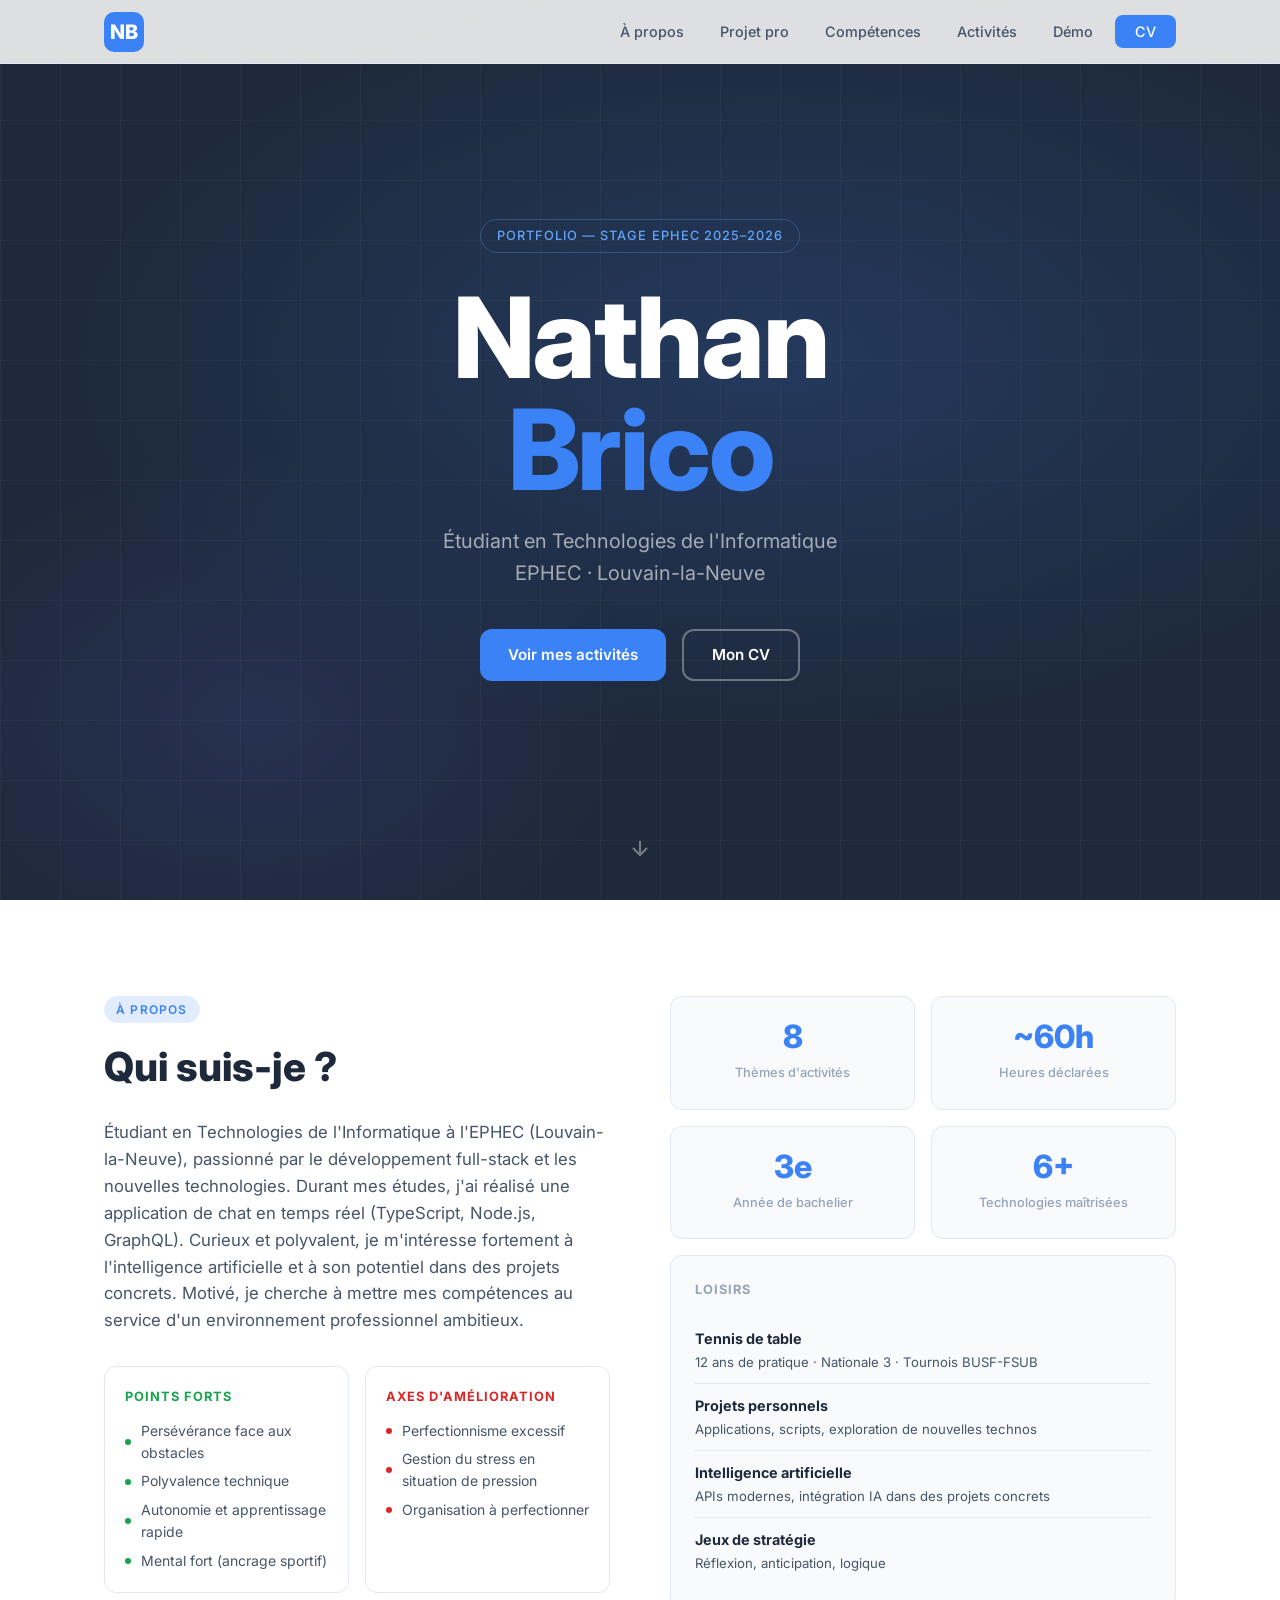
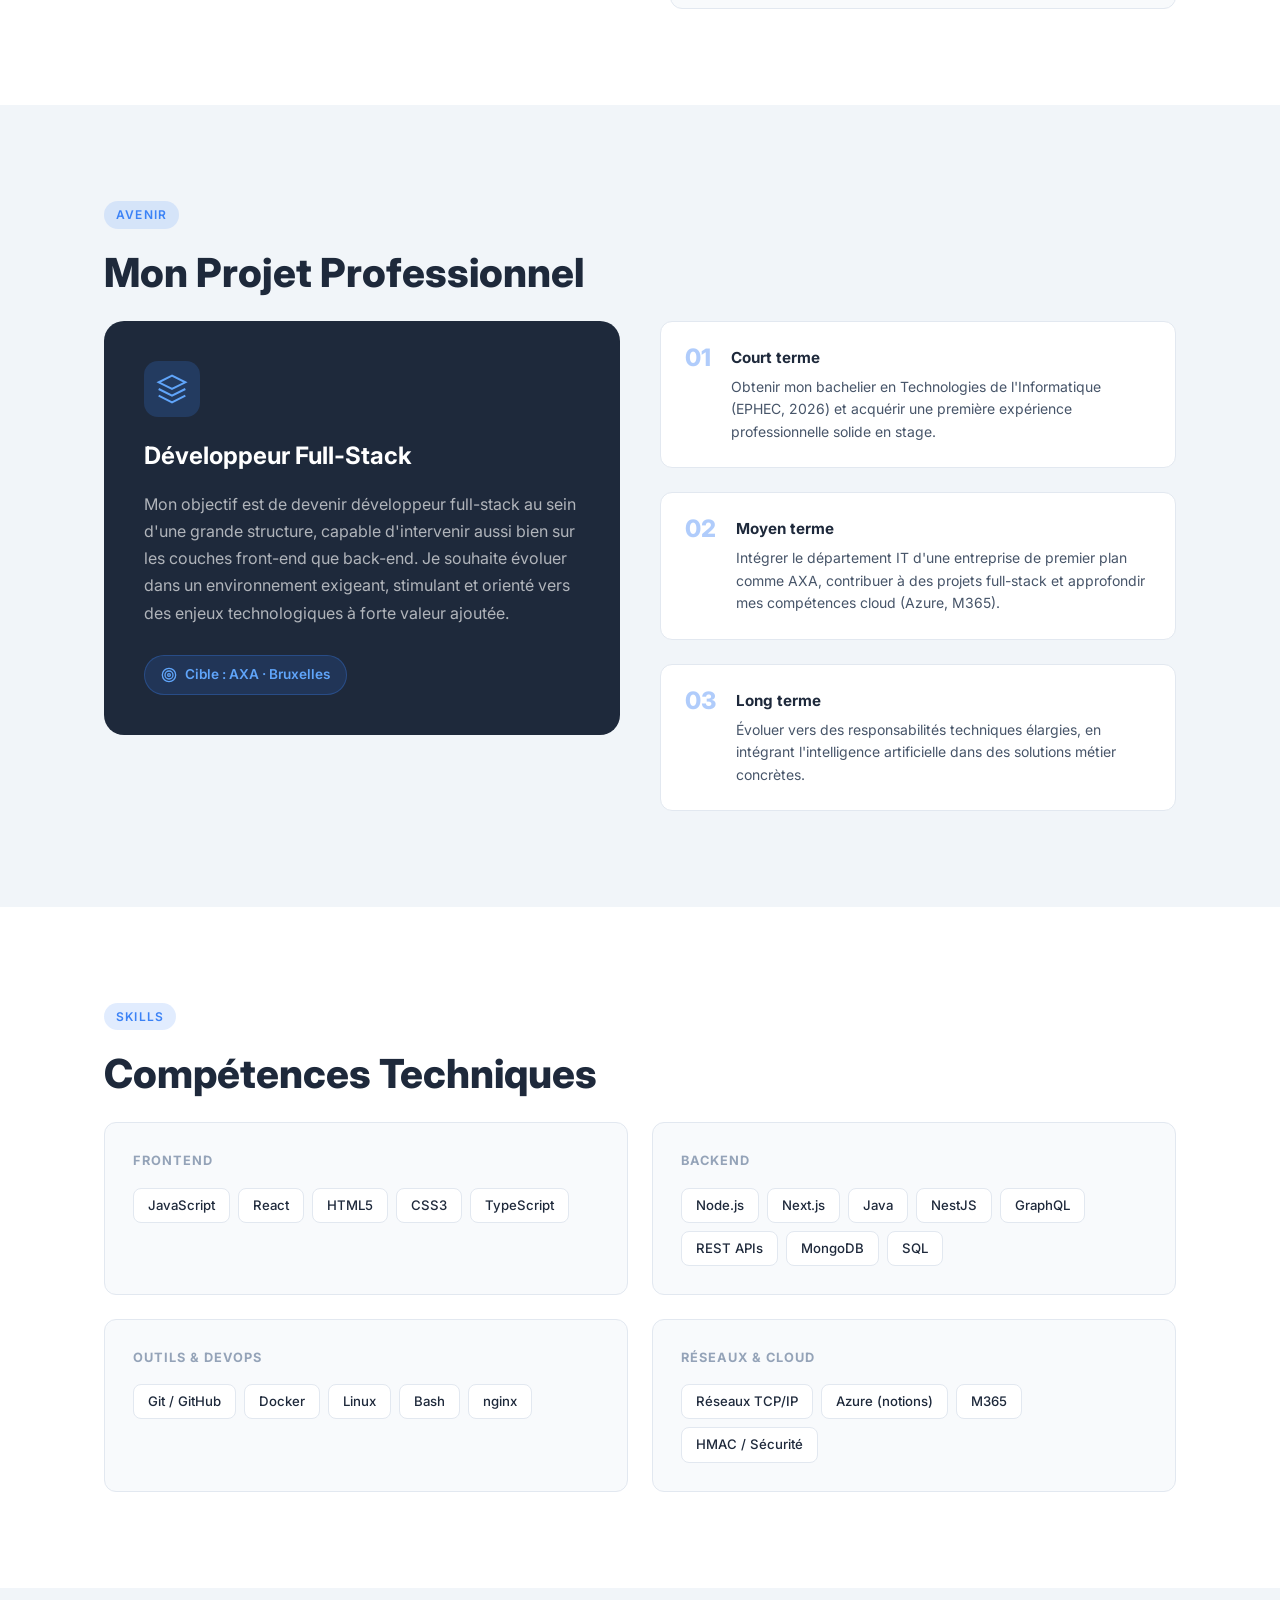
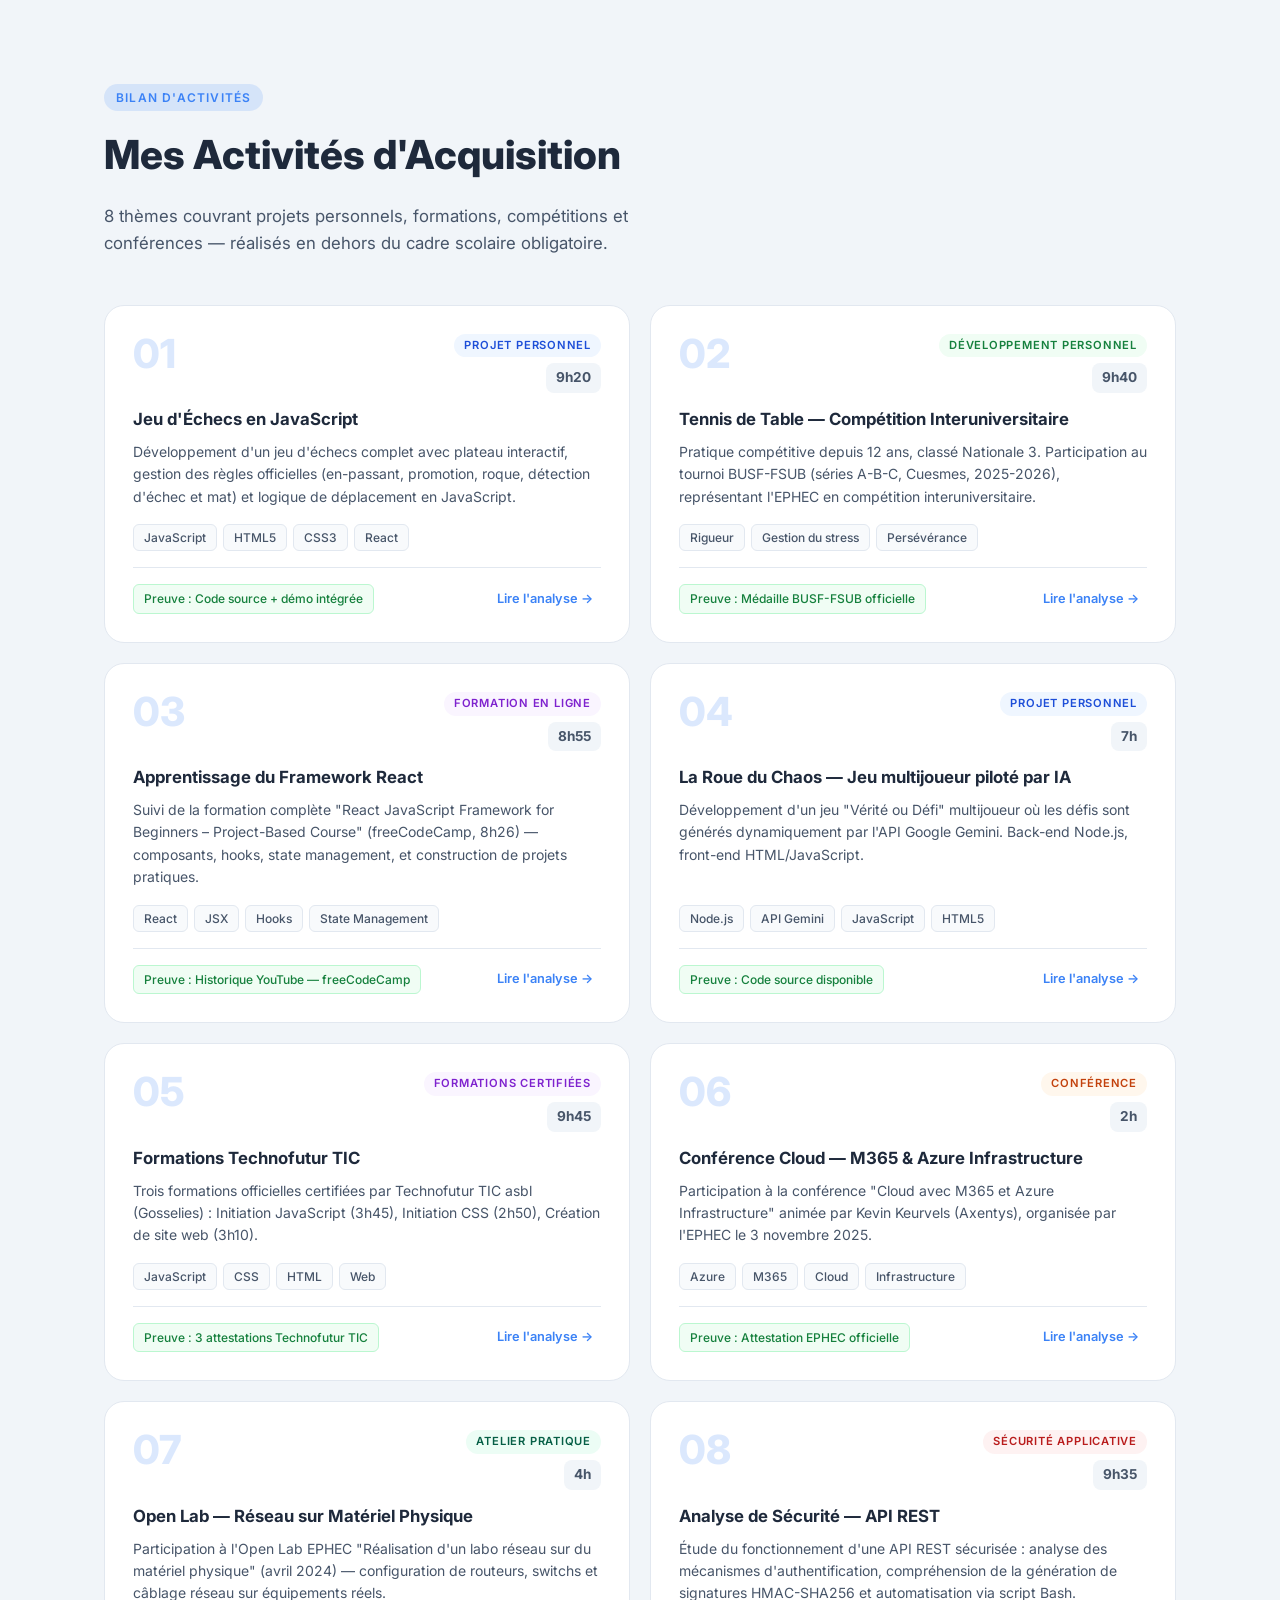
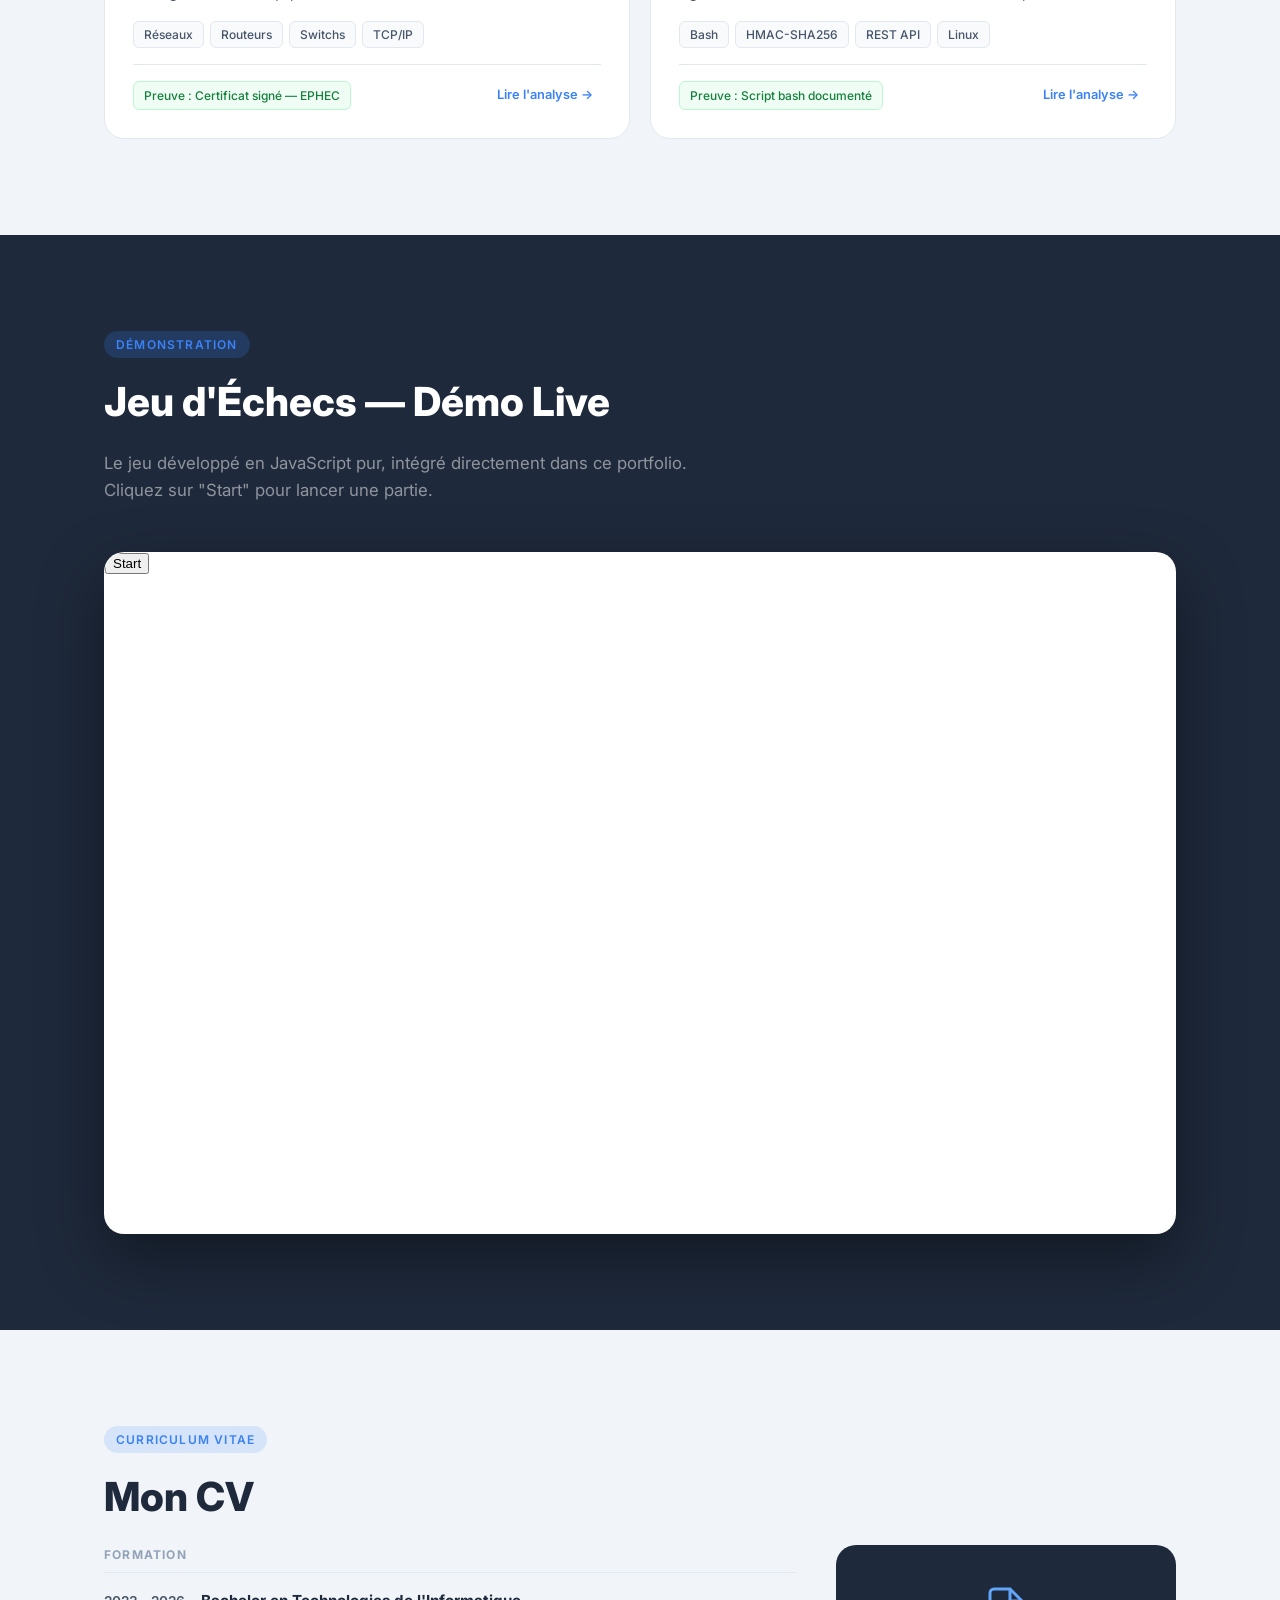
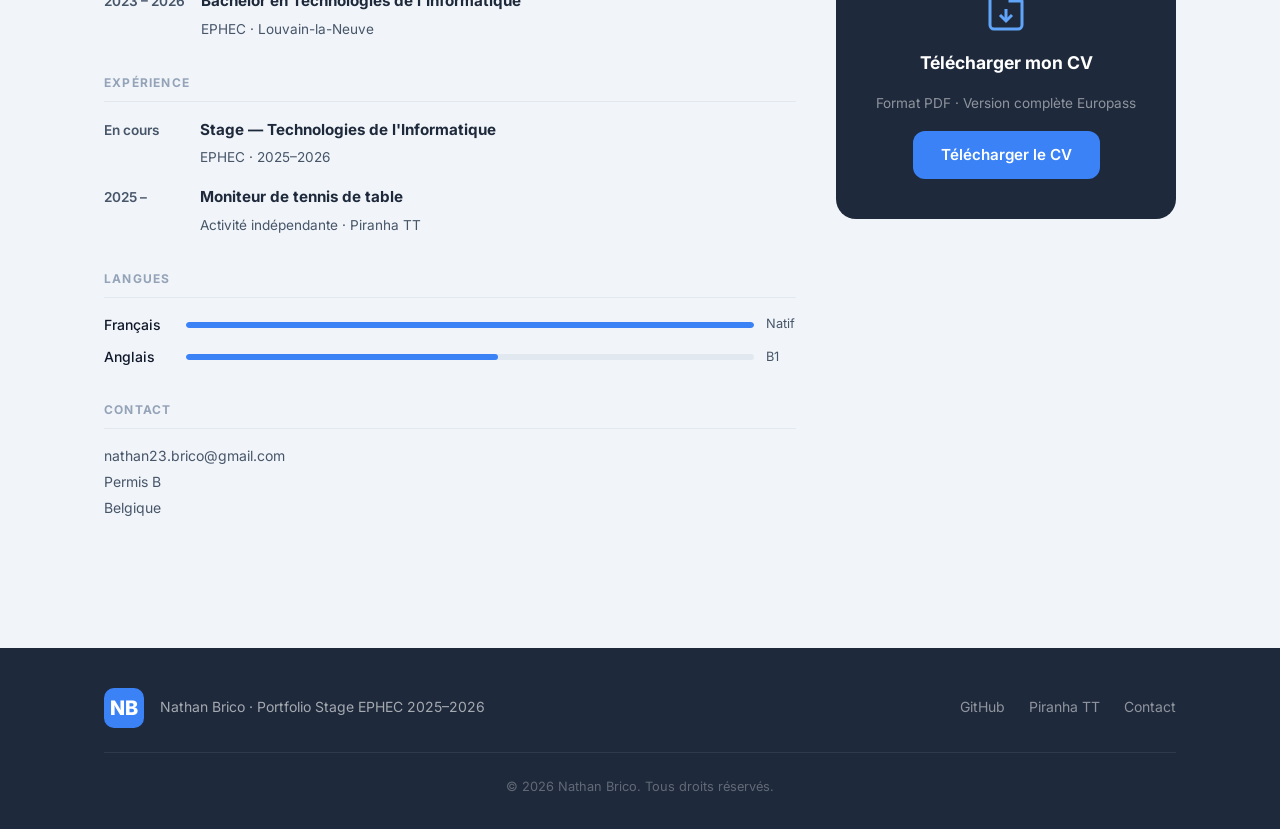
<file: index.html>
<!DOCTYPE html>
<html lang="fr">

<head>
  <meta charset="UTF-8">
  <meta name="viewport" content="width=device-width, initial-scale=1.0">
  <title>Nathan Brico — Portfolio</title>
  <link rel="preconnect" href="https://fonts.googleapis.com">
  <link href="https://fonts.googleapis.com/css2?family=Inter:wght@300;400;500;600;700;800&display=swap"
    rel="stylesheet">
  <link rel="stylesheet" href="css/style.css">
</head>

<body>

  <!-- NAVIGATION -->
  <nav id="navbar">
    <div class="nav-inner">
      <a href="#hero" class="nav-logo">NB</a>
      <button class="nav-toggle" id="navToggle" aria-label="Menu">
        <span></span><span></span><span></span>
      </button>
      <ul class="nav-links" id="navLinks">
        <li><a href="#about">À propos</a></li>
        <li><a href="#projet">Projet pro</a></li>
        <li><a href="#competences">Compétences</a></li>
        <li><a href="#activites">Activités</a></li>
        <li><a href="#echecs">Démo</a></li>
        <li><a href="#cv" class="nav-cta">CV</a></li>
      </ul>
    </div>
  </nav>

  <!-- HERO -->
  <section id="hero">
    <div class="hero-bg"></div>
    <div class="hero-content">
      <span class="hero-tag">Portfolio — Stage EPHEC 2025–2026</span>
      <h1>Nathan<br><span class="hero-accent">Brico</span></h1>
      <p class="hero-subtitle">Étudiant en Technologies de l'Informatique<br>EPHEC · Louvain-la-Neuve</p>
      <div class="hero-buttons">
        <a href="#activites" class="btn btn-primary">Voir mes activités</a>
        <a href="#cv" class="btn btn-outline">Mon CV</a>
      </div>
    </div>
    <a href="#about" class="scroll-down" aria-label="Défiler">
      <svg width="24" height="24" viewBox="0 0 24 24" fill="none" stroke="currentColor" stroke-width="2">
        <path d="M12 5v14M5 12l7 7 7-7" />
      </svg>
    </a>
  </section>

  <!-- À PROPOS -->
  <section id="about">
    <div class="container">
      <div class="about-grid">
        <div class="about-text">
          <span class="section-tag">À propos</span>
          <h2>Qui suis-je ?</h2>
          <p>Étudiant en Technologies de l'Informatique à l'EPHEC (Louvain-la-Neuve), passionné par le développement
            full-stack et les nouvelles technologies. Durant mes études, j'ai réalisé une application de chat en temps
            réel (TypeScript, Node.js, GraphQL). Curieux et polyvalent, je m'intéresse fortement à l'intelligence
            artificielle et à son potentiel dans des projets concrets. Motivé, je cherche à mettre mes compétences au
            service d'un environnement professionnel ambitieux.</p>

          <div class="strengths-grid">
            <div class="strength-card positive">
              <h4>Points forts</h4>
              <ul>
                <li>Persévérance face aux obstacles</li>
                <li>Polyvalence technique</li>
                <li>Autonomie et apprentissage rapide</li>
                <li>Mental fort (ancrage sportif)</li>
              </ul>
            </div>
            <div class="strength-card negative">
              <h4>Axes d'amélioration</h4>
              <ul>
                <li>Perfectionnisme excessif</li>
                <li>Gestion du stress en situation de pression</li>
                <li>Organisation à perfectionner</li>
              </ul>
            </div>
          </div>
        </div>

        <div class="about-stats">
          <div class="stat-card">
            <span class="stat-number">8</span>
            <span class="stat-label">Thèmes d'activités</span>
          </div>
          <div class="stat-card">
            <span class="stat-number">~60h</span>
            <span class="stat-label">Heures déclarées</span>
          </div>
          <div class="stat-card">
            <span class="stat-number">3e</span>
            <span class="stat-label">Année de bachelier</span>
          </div>
          <div class="stat-card">
            <span class="stat-number">6+</span>
            <span class="stat-label">Technologies maîtrisées</span>
          </div>
          <div class="hobbies-card">
            <h4>Loisirs</h4>
            <div class="hobby-item">
              <strong>Tennis de table</strong>
              <p>12 ans de pratique · Nationale 3 · Tournois BUSF-FSUB</p>
            </div>
            <div class="hobby-item">
              <strong>Projets personnels</strong>
              <p>Applications, scripts, exploration de nouvelles technos</p>
            </div>
            <div class="hobby-item">
              <strong>Intelligence artificielle</strong>
              <p>APIs modernes, intégration IA dans des projets concrets</p>
            </div>
            <div class="hobby-item">
              <strong>Jeux de stratégie</strong>
              <p>Réflexion, anticipation, logique</p>
            </div>
          </div>
        </div>
      </div>
    </div>
  </section>

  <!-- PROJET PROFESSIONNEL -->
  <section id="projet">
    <div class="container">
      <span class="section-tag">Avenir</span>
      <h2>Mon Projet Professionnel</h2>
      <div class="projet-grid">
        <div class="projet-main">
          <div class="projet-card">
            <div class="projet-icon">
              <svg width="32" height="32" viewBox="0 0 24 24" fill="none" stroke="currentColor" stroke-width="1.5">
                <path d="M12 2L2 7l10 5 10-5-10-5zM2 17l10 5 10-5M2 12l10 5 10-5" />
              </svg>
            </div>
            <h3>Développeur Full-Stack</h3>
            <p>Mon objectif est de devenir développeur full-stack au sein d'une grande structure, capable d'intervenir
              aussi bien sur les couches front-end que back-end. Je souhaite évoluer dans un environnement exigeant,
              stimulant et orienté vers des enjeux technologiques à forte valeur ajoutée.</p>
            <div class="target-badge">
              <svg width="16" height="16" viewBox="0 0 24 24" fill="none" stroke="currentColor" stroke-width="2">
                <circle cx="12" cy="12" r="10" />
                <circle cx="12" cy="12" r="6" />
                <circle cx="12" cy="12" r="2" />
              </svg>
              Cible : AXA · Bruxelles
            </div>
          </div>
        </div>
        <div class="projet-steps">
          <div class="step">
            <span class="step-num">01</span>
            <div>
              <h4>Court terme</h4>
              <p>Obtenir mon bachelier en Technologies de l'Informatique (EPHEC, 2026) et acquérir une première
                expérience professionnelle solide en stage.</p>
            </div>
          </div>
          <div class="step">
            <span class="step-num">02</span>
            <div>
              <h4>Moyen terme</h4>
              <p>Intégrer le département IT d'une entreprise de premier plan comme AXA, contribuer à des projets
                full-stack et approfondir mes compétences cloud (Azure, M365).</p>
            </div>
          </div>
          <div class="step">
            <span class="step-num">03</span>
            <div>
              <h4>Long terme</h4>
              <p>Évoluer vers des responsabilités techniques élargies, en intégrant l'intelligence artificielle dans des
                solutions métier concrètes.</p>
            </div>
          </div>
        </div>
      </div>
    </div>
  </section>

  <!-- COMPÉTENCES -->
  <section id="competences">
    <div class="container">
      <span class="section-tag">Skills</span>
      <h2>Compétences Techniques</h2>
      <div class="skills-grid">
        <div class="skills-category">
          <h4>Frontend</h4>
          <div class="skills-tags">
            <span class="tag">JavaScript</span>
            <span class="tag">React</span>
            <span class="tag">HTML5</span>
            <span class="tag">CSS3</span>
            <span class="tag">TypeScript</span>
          </div>
        </div>
        <div class="skills-category">
          <h4>Backend</h4>
          <div class="skills-tags">
            <span class="tag">Node.js</span>
            <span class="tag">Next.js</span>
            <span class="tag">Java</span>
            <span class="tag">NestJS</span>
            <span class="tag">GraphQL</span>
            <span class="tag">REST APIs</span>
            <span class="tag">MongoDB</span>
            <span class="tag">SQL</span>
          </div>
        </div>
        <div class="skills-category">
          <h4>Outils & DevOps</h4>
          <div class="skills-tags">
            <span class="tag">Git / GitHub</span>
            <span class="tag">Docker</span>
            <span class="tag">Linux</span>
            <span class="tag">Bash</span>
            <span class="tag">nginx</span>
          </div>
        </div>
        <div class="skills-category">
          <h4>Réseaux & Cloud</h4>
          <div class="skills-tags">
            <span class="tag">Réseaux TCP/IP</span>
            <span class="tag">Azure (notions)</span>
            <span class="tag">M365</span>
            <span class="tag">HMAC / Sécurité</span>
          </div>
        </div>
      </div>
    </div>
  </section>

  <!-- ACTIVITÉS -->
  <section id="activites">
    <div class="container">
      <span class="section-tag">Bilan d'activités</span>
      <h2>Mes Activités d'Acquisition</h2>
      <p class="section-desc">8 thèmes couvrant projets personnels, formations, compétitions et conférences — réalisés
        en dehors du cadre scolaire obligatoire.</p>

      <div class="activities-grid">

        <!-- Thème 1 -->
        <div class="activity-card" data-theme="1">
          <div class="activity-header">
            <div class="theme-num">01</div>
            <div class="activity-meta">
              <span class="activity-type project">Projet personnel</span>
              <span class="activity-hours">9h20</span>
            </div>
          </div>
          <h3>Jeu d'Échecs en JavaScript</h3>
          <p class="activity-desc">Développement d'un jeu d'échecs complet avec plateau interactif, gestion des règles officielles (en-passant, promotion, roque, détection d'échec et mat) et logique de déplacement en JavaScript.</p>
          <div class="activity-skills">
            <span>JavaScript</span><span>HTML5</span><span>CSS3</span><span>React</span>
          </div>
          <div class="activity-footer">
            <span class="proof-badge">Preuve : Code source + démo intégrée</span>
            <a href="analyses/theme-1.html" class="expand-btn">Lire l'analyse →</a>
          </div>
        </div>

        <!-- Thème 2 -->
        <div class="activity-card" data-theme="2">
          <div class="activity-header">
            <div class="theme-num">02</div>
            <div class="activity-meta">
              <span class="activity-type sport">Développement personnel</span>
              <span class="activity-hours">9h40</span>
            </div>
          </div>
          <h3>Tennis de Table — Compétition Interuniversitaire</h3>
          <p class="activity-desc">Pratique compétitive depuis 12 ans, classé Nationale 3. Participation au tournoi BUSF-FSUB (séries A-B-C, Cuesmes, 2025-2026), représentant l'EPHEC en compétition interuniversitaire.</p>
          <div class="activity-skills">
            <span>Rigueur</span><span>Gestion du stress</span><span>Persévérance</span>
          </div>
          <div class="activity-footer">
            <span class="proof-badge">Preuve : Médaille BUSF-FSUB officielle</span>
            <a href="analyses/theme-2.html" class="expand-btn">Lire l'analyse →</a>
          </div>
        </div>

        <!-- Thème 3 -->
        <div class="activity-card" data-theme="3">
          <div class="activity-header">
            <div class="theme-num">03</div>
            <div class="activity-meta">
              <span class="activity-type formation">Formation en ligne</span>
              <span class="activity-hours">8h55</span>
            </div>
          </div>
          <h3>Apprentissage du Framework React</h3>
          <p class="activity-desc">Suivi de la formation complète "React JavaScript Framework for Beginners – Project-Based Course" (freeCodeCamp, 8h26) — composants, hooks, state management, et construction de projets pratiques.</p>
          <div class="activity-skills">
            <span>React</span><span>JSX</span><span>Hooks</span><span>State Management</span>
          </div>
          <div class="activity-footer">
            <span class="proof-badge">Preuve : Historique YouTube — freeCodeCamp</span>
            <a href="analyses/theme-3.html" class="expand-btn">Lire l'analyse →</a>
          </div>
        </div>

        <!-- Thème 4 -->
        <div class="activity-card" data-theme="4">
          <div class="activity-header">
            <div class="theme-num">04</div>
            <div class="activity-meta">
              <span class="activity-type project">Projet personnel</span>
              <span class="activity-hours">7h</span>
            </div>
          </div>
          <h3>La Roue du Chaos — Jeu multijoueur piloté par IA</h3>
          <p class="activity-desc">Développement d'un jeu "Vérité ou Défi" multijoueur où les défis sont générés dynamiquement par l'API Google Gemini. Back-end Node.js, front-end HTML/JavaScript.</p>
          <div class="activity-skills">
            <span>Node.js</span><span>API Gemini</span><span>JavaScript</span><span>HTML5</span>
          </div>
          <div class="activity-footer">
            <span class="proof-badge">Preuve : Code source disponible</span>
            <a href="analyses/theme-4.html" class="expand-btn">Lire l'analyse →</a>
          </div>
        </div>

        <!-- Thème 5 -->
        <div class="activity-card" data-theme="5">
          <div class="activity-header">
            <div class="theme-num">05</div>
            <div class="activity-meta">
              <span class="activity-type formation">Formations certifiées</span>
              <span class="activity-hours">9h45</span>
            </div>
          </div>
          <h3>Formations Technofutur TIC</h3>
          <p class="activity-desc">Trois formations officielles certifiées par Technofutur TIC asbl (Gosselies) : Initiation JavaScript (3h45), Initiation CSS (2h50), Création de site web (3h10).</p>
          <div class="activity-skills">
            <span>JavaScript</span><span>CSS</span><span>HTML</span><span>Web</span>
          </div>
          <div class="activity-footer">
            <span class="proof-badge">Preuve : 3 attestations Technofutur TIC</span>
            <a href="analyses/theme-5.html" class="expand-btn">Lire l'analyse →</a>
          </div>
        </div>

        <!-- Thème 6 -->
        <div class="activity-card" data-theme="6">
          <div class="activity-header">
            <div class="theme-num">06</div>
            <div class="activity-meta">
              <span class="activity-type conference">Conférence</span>
              <span class="activity-hours">2h</span>
            </div>
          </div>
          <h3>Conférence Cloud — M365 &amp; Azure Infrastructure</h3>
          <p class="activity-desc">Participation à la conférence "Cloud avec M365 et Azure Infrastructure" animée par Kevin Keurvels (Axentys), organisée par l'EPHEC le 3 novembre 2025.</p>
          <div class="activity-skills">
            <span>Azure</span><span>M365</span><span>Cloud</span><span>Infrastructure</span>
          </div>
          <div class="activity-footer">
            <span class="proof-badge">Preuve : Attestation EPHEC officielle</span>
            <a href="analyses/theme-6.html" class="expand-btn">Lire l'analyse →</a>
          </div>
        </div>

        <!-- Thème 7 -->
        <div class="activity-card" data-theme="7">
          <div class="activity-header">
            <div class="theme-num">07</div>
            <div class="activity-meta">
              <span class="activity-type lab">Atelier pratique</span>
              <span class="activity-hours">4h</span>
            </div>
          </div>
          <h3>Open Lab — Réseau sur Matériel Physique</h3>
          <p class="activity-desc">Participation à l'Open Lab EPHEC "Réalisation d'un labo réseau sur du matériel physique" (avril 2024) — configuration de routeurs, switchs et câblage réseau sur équipements réels.</p>
          <div class="activity-skills">
            <span>Réseaux</span><span>Routeurs</span><span>Switchs</span><span>TCP/IP</span>
          </div>
          <div class="activity-footer">
            <span class="proof-badge">Preuve : Certificat signé — EPHEC</span>
            <a href="analyses/theme-7.html" class="expand-btn">Lire l'analyse →</a>
          </div>
        </div>

        <!-- Thème 8 -->
        <div class="activity-card" data-theme="8">
          <div class="activity-header">
            <div class="theme-num">08</div>
            <div class="activity-meta">
              <span class="activity-type security">Sécurité applicative</span>
              <span class="activity-hours">9h35</span>
            </div>
          </div>
          <h3>Analyse de Sécurité — API REST</h3>
          <p class="activity-desc">Étude du fonctionnement d'une API REST sécurisée : analyse des mécanismes d'authentification, compréhension de la génération de signatures HMAC-SHA256 et automatisation via script Bash.</p>
          <div class="activity-skills">
            <span>Bash</span><span>HMAC-SHA256</span><span>REST API</span><span>Linux</span>
          </div>
          <div class="activity-footer">
            <span class="proof-badge">Preuve : Script bash documenté</span>
            <a href="analyses/theme-8.html" class="expand-btn">Lire l'analyse →</a>
          </div>
        </div>

      </div>
    </div>
  </section>

  <!-- DÉMO JEU D'ÉCHECS -->
  <section id="echecs">
    <div class="container">
      <span class="section-tag">Démonstration</span>
      <h2>Jeu d'Échecs — Démo Live</h2>
      <p class="section-desc">Le jeu développé en JavaScript pur, intégré directement dans ce portfolio. Cliquez sur
        "Start" pour lancer une partie.</p>
      <div class="chess-wrapper">
        <iframe src="chess/chess.html" title="Jeu d'échecs JavaScript" allowfullscreen></iframe>
      </div>
    </div>
  </section>

  <!-- CV -->
  <section id="cv">
    <div class="container">
      <span class="section-tag">Curriculum Vitae</span>
      <h2>Mon CV</h2>
      <div class="cv-grid">
        <div class="cv-info">
          <div class="cv-block">
            <h4>Formation</h4>
            <div class="cv-item">
              <span class="cv-date">2023 – 2026</span>
              <div>
                <strong>Bachelor en Technologies de l'Informatique</strong>
                <span>EPHEC · Louvain-la-Neuve</span>
              </div>
            </div>
          </div>
          <div class="cv-block">
            <h4>Expérience</h4>
            <div class="cv-item">
              <span class="cv-date">En cours</span>
              <div>
                <strong>Stage — Technologies de l'Informatique</strong>
                <span>EPHEC · 2025–2026</span>
              </div>
            </div>
            <div class="cv-item">
              <span class="cv-date">2025 –</span>
              <div>
                <strong>Moniteur de tennis de table</strong>
                <span>Activité indépendante · Piranha TT</span>
              </div>
            </div>
          </div>
          <div class="cv-block">
            <h4>Langues</h4>
            <div class="lang-row">
              <span>Français</span>
              <div class="lang-bar">
                <div style="width:100%"></div>
              </div><span>Natif</span>
            </div>
            <div class="lang-row">
              <span>Anglais</span>
              <div class="lang-bar">
                <div style="width:55%"></div>
              </div><span>B1</span>
            </div>
          </div>
          <div class="cv-block">
            <h4>Contact</h4>
            <p>nathan23.brico@gmail.com</p>
            <p>Permis B</p>
            <p>Belgique</p>
          </div>
        </div>
        <div class="cv-download">
          <div class="cv-download-card">
            <svg width="48" height="48" viewBox="0 0 24 24" fill="none" stroke="currentColor" stroke-width="1.5">
              <path d="M14 2H6a2 2 0 0 0-2 2v16a2 2 0 0 0 2 2h12a2 2 0 0 0 2-2V8z" />
              <polyline points="14 2 14 8 20 8" />
              <line x1="12" y1="18" x2="12" y2="12" />
              <polyline points="9 15 12 18 15 15" />
            </svg>
            <h3>Télécharger mon CV</h3>
            <p>Format PDF · Version complète Europass</p>
            <a href="assets/cv.pdf" download class="btn btn-primary">Télécharger le CV</a>
          </div>
        </div>
      </div>
    </div>
  </section>

  <!-- FOOTER -->
  <footer>
    <div class="container">
      <div class="footer-inner">
        <div class="footer-brand">
          <span class="nav-logo">NB</span>
          <p>Nathan Brico · Portfolio Stage EPHEC 2025–2026</p>
        </div>
        <div class="footer-links">
          <a href="https://github.com/Bommer5" target="_blank" rel="noopener">GitHub</a>
          <a href="https://piranha-tt.be" target="_blank" rel="noopener">Piranha TT</a>
          <a href="mailto:nathan23.brico@gmail.com">Contact</a>
        </div>
      </div>
      <p class="footer-copy">&copy; 2026 Nathan Brico. Tous droits réservés.</p>
    </div>
  </footer>

  <script src="js/main.js"></script>
</body>

</html>
</file>
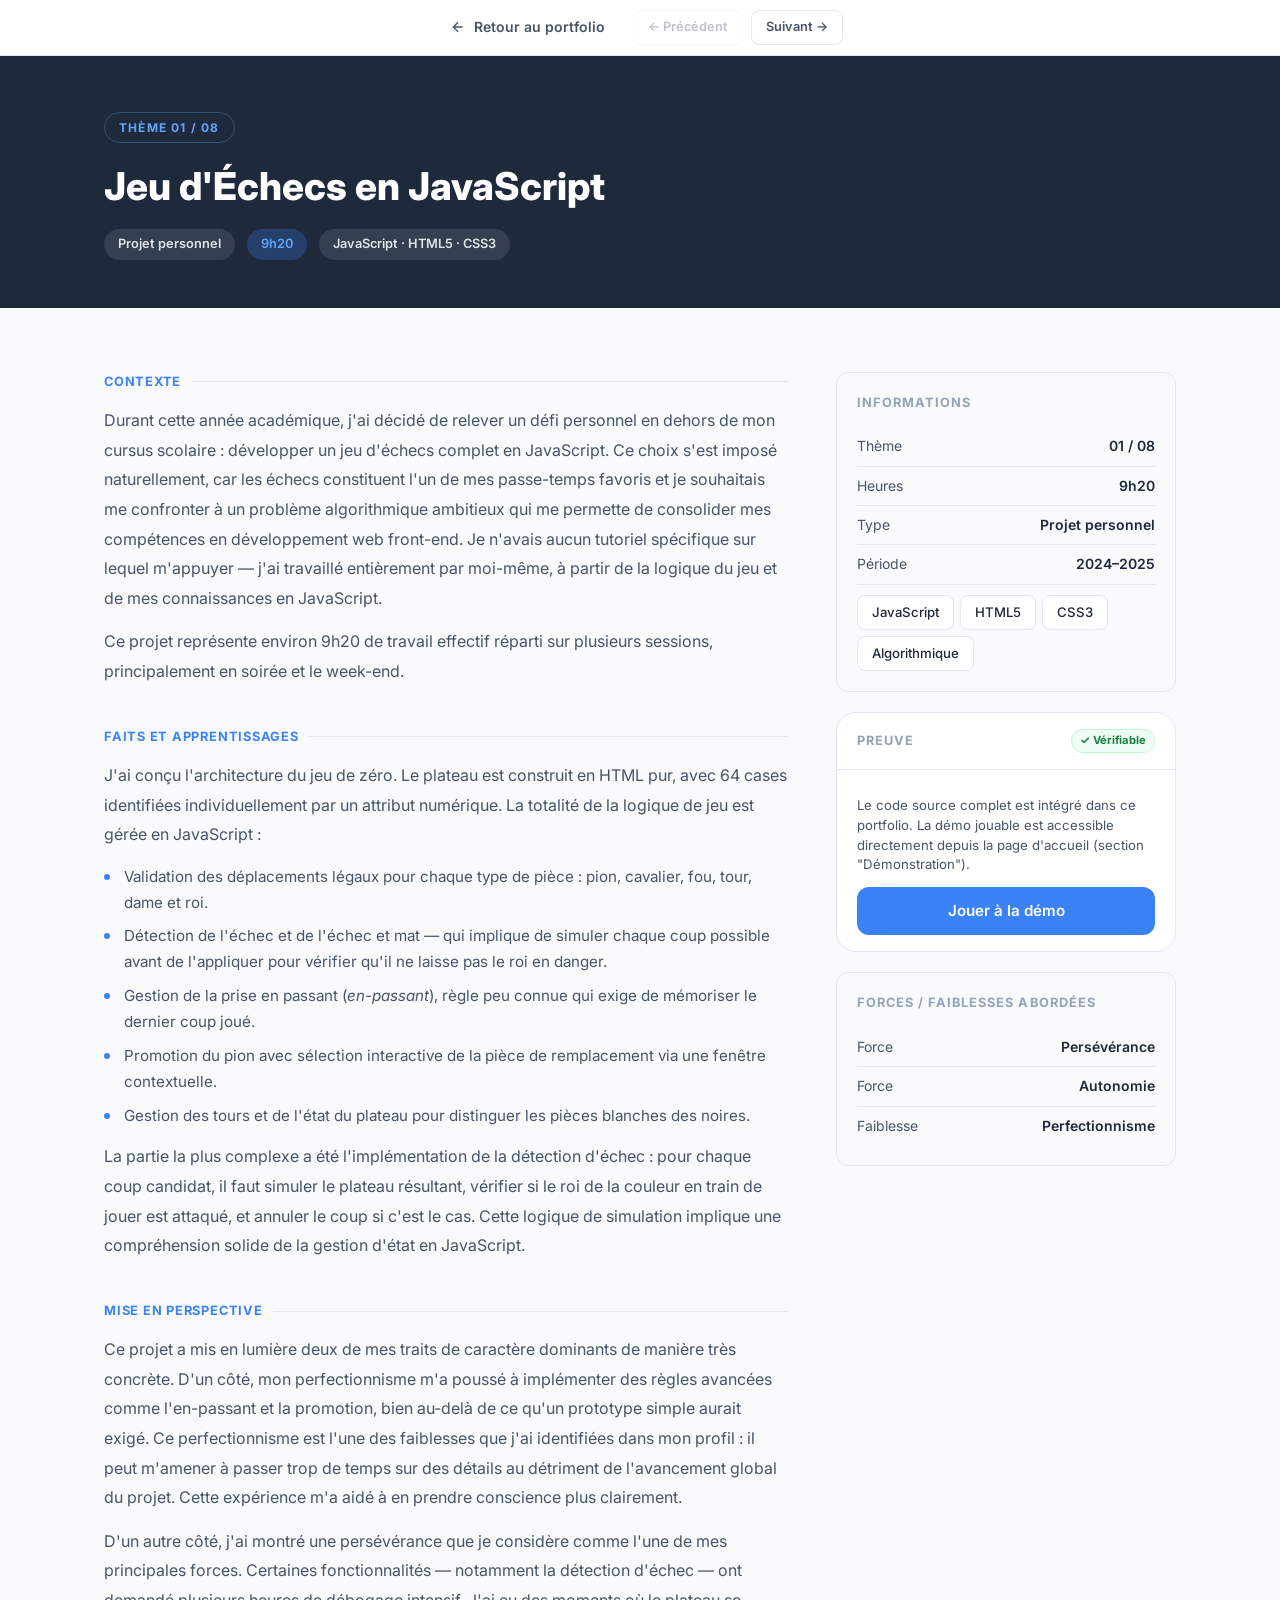
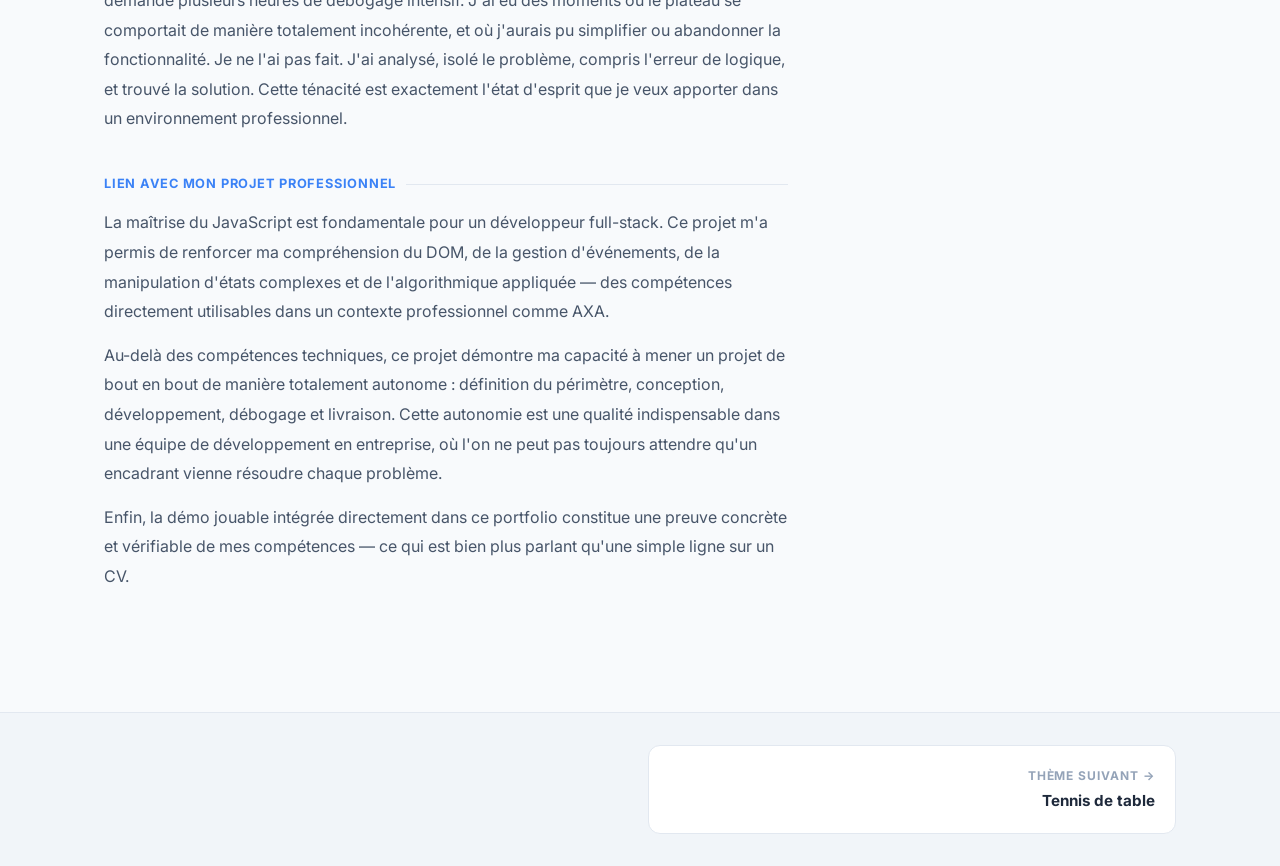
<file: analyses/theme-1.html>
<!DOCTYPE html>
<html lang="fr">
<head>
  <meta charset="UTF-8">
  <meta name="viewport" content="width=device-width, initial-scale=1.0">
  <title>Thème 1 — Jeu d'échecs | Nathan Brico</title>
  <link rel="preconnect" href="https://fonts.googleapis.com">
  <link href="https://fonts.googleapis.com/css2?family=Inter:wght@300;400;500;600;700;800&display=swap" rel="stylesheet">
  <link rel="stylesheet" href="../css/style.css">
  <link rel="stylesheet" href="analyse.css">
</head>
<body>

  <nav class="analyse-nav">
    <div class="nav-inner container">
      <a href="../index.html#activites" class="back-link">
        <svg width="16" height="16" viewBox="0 0 24 24" fill="none" stroke="currentColor" stroke-width="2"><path d="M19 12H5M12 19l-7-7 7-7"/></svg>
        Retour au portfolio
      </a>
      <div class="theme-nav-btns">
        <a href="#" class="disabled">← Précédent</a>
        <a href="theme-2.html">Suivant →</a>
      </div>
    </div>
  </nav>

  <header class="analyse-hero">
    <div class="container">
      <span class="theme-badge">Thème 01 / 08</span>
      <h1>Jeu d'Échecs en JavaScript</h1>
      <div class="analyse-meta">
        <span class="meta-pill">Projet personnel</span>
        <span class="meta-pill hours">9h20</span>
        <span class="meta-pill">JavaScript · HTML5 · CSS3</span>
      </div>
    </div>
  </header>

  <div class="container">
    <div class="analyse-body">

      <article class="analyse-article">

        <div class="analyse-section">
          <h2>Contexte</h2>
          <p>Durant cette année académique, j'ai décidé de relever un défi personnel en dehors de mon cursus scolaire : développer un jeu d'échecs complet en JavaScript. Ce choix s'est imposé naturellement, car les échecs constituent l'un de mes passe-temps favoris et je souhaitais me confronter à un problème algorithmique ambitieux qui me permette de consolider mes compétences en développement web front-end. Je n'avais aucun tutoriel spécifique sur lequel m'appuyer — j'ai travaillé entièrement par moi-même, à partir de la logique du jeu et de mes connaissances en JavaScript.</p>
          <p>Ce projet représente environ 9h20 de travail effectif réparti sur plusieurs sessions, principalement en soirée et le week-end.</p>
        </div>

        <div class="analyse-section">
          <h2>Faits et apprentissages</h2>
          <p>J'ai conçu l'architecture du jeu de zéro. Le plateau est construit en HTML pur, avec 64 cases identifiées individuellement par un attribut numérique. La totalité de la logique de jeu est gérée en JavaScript :</p>
          <ul>
            <li>Validation des déplacements légaux pour chaque type de pièce : pion, cavalier, fou, tour, dame et roi.</li>
            <li>Détection de l'échec et de l'échec et mat — qui implique de simuler chaque coup possible avant de l'appliquer pour vérifier qu'il ne laisse pas le roi en danger.</li>
            <li>Gestion de la prise en passant (<em>en-passant</em>), règle peu connue qui exige de mémoriser le dernier coup joué.</li>
            <li>Promotion du pion avec sélection interactive de la pièce de remplacement via une fenêtre contextuelle.</li>
            <li>Gestion des tours et de l'état du plateau pour distinguer les pièces blanches des noires.</li>
          </ul>
          <p>La partie la plus complexe a été l'implémentation de la détection d'échec : pour chaque coup candidat, il faut simuler le plateau résultant, vérifier si le roi de la couleur en train de jouer est attaqué, et annuler le coup si c'est le cas. Cette logique de simulation implique une compréhension solide de la gestion d'état en JavaScript.</p>
        </div>

        <div class="analyse-section">
          <h2>Mise en perspective</h2>
          <p>Ce projet a mis en lumière deux de mes traits de caractère dominants de manière très concrète. D'un côté, mon perfectionnisme m'a poussé à implémenter des règles avancées comme l'en-passant et la promotion, bien au-delà de ce qu'un prototype simple aurait exigé. Ce perfectionnisme est l'une des faiblesses que j'ai identifiées dans mon profil : il peut m'amener à passer trop de temps sur des détails au détriment de l'avancement global du projet. Cette expérience m'a aidé à en prendre conscience plus clairement.</p>
          <p>D'un autre côté, j'ai montré une persévérance que je considère comme l'une de mes principales forces. Certaines fonctionnalités — notamment la détection d'échec — ont demandé plusieurs heures de débogage intensif. J'ai eu des moments où le plateau se comportait de manière totalement incohérente, et où j'aurais pu simplifier ou abandonner la fonctionnalité. Je ne l'ai pas fait. J'ai analysé, isolé le problème, compris l'erreur de logique, et trouvé la solution. Cette ténacité est exactement l'état d'esprit que je veux apporter dans un environnement professionnel.</p>
        </div>

        <div class="analyse-section">
          <h2>Lien avec mon projet professionnel</h2>
          <p>La maîtrise du JavaScript est fondamentale pour un développeur full-stack. Ce projet m'a permis de renforcer ma compréhension du DOM, de la gestion d'événements, de la manipulation d'états complexes et de l'algorithmique appliquée — des compétences directement utilisables dans un contexte professionnel comme AXA.</p>
          <p>Au-delà des compétences techniques, ce projet démontre ma capacité à mener un projet de bout en bout de manière totalement autonome : définition du périmètre, conception, développement, débogage et livraison. Cette autonomie est une qualité indispensable dans une équipe de développement en entreprise, où l'on ne peut pas toujours attendre qu'un encadrant vienne résoudre chaque problème.</p>
          <p>Enfin, la démo jouable intégrée directement dans ce portfolio constitue une preuve concrète et vérifiable de mes compétences — ce qui est bien plus parlant qu'une simple ligne sur un CV.</p>
        </div>

      </article>

      <aside class="analyse-sidebar">
        <div class="info-card">
          <h4>Informations</h4>
          <div class="info-row"><span>Thème</span><span>01 / 08</span></div>
          <div class="info-row"><span>Heures</span><span>9h20</span></div>
          <div class="info-row"><span>Type</span><span>Projet personnel</span></div>
          <div class="info-row"><span>Période</span><span>2024–2025</span></div>
          <div class="skill-tag-row">
            <span class="tag">JavaScript</span>
            <span class="tag">HTML5</span>
            <span class="tag">CSS3</span>
            <span class="tag">Algorithmique</span>
          </div>
        </div>

        <div class="proof-card">
          <div class="proof-card-header">
            <h4>Preuve</h4>
            <span class="proof-verified">✓ Vérifiable</span>
          </div>
          <div class="proof-card-body">
            <p>Le code source complet est intégré dans ce portfolio. La démo jouable est accessible directement depuis la page d'accueil (section "Démonstration").</p>
            <a href="../index.html#echecs" class="btn btn-primary" style="margin-top:12px; display:inline-flex; width:100%; justify-content:center;">Jouer à la démo</a>
          </div>
        </div>

        <div class="info-card">
          <h4>Forces / Faiblesses abordées</h4>
          <div class="info-row"><span>Force</span><span>Persévérance</span></div>
          <div class="info-row"><span>Force</span><span>Autonomie</span></div>
          <div class="info-row"><span>Faiblesse</span><span>Perfectionnisme</span></div>
        </div>
      </aside>

    </div>
  </div>

  <section class="analyse-theme-nav">
    <div class="container">
      <div class="theme-nav-grid">
        <div class="theme-nav-card empty"></div>
        <a href="theme-2.html" class="theme-nav-card next">
          <span class="direction">Thème suivant →</span>
          <span class="title">Tennis de table</span>
        </a>
      </div>
    </div>
  </section>

</body>
</html>
</file>
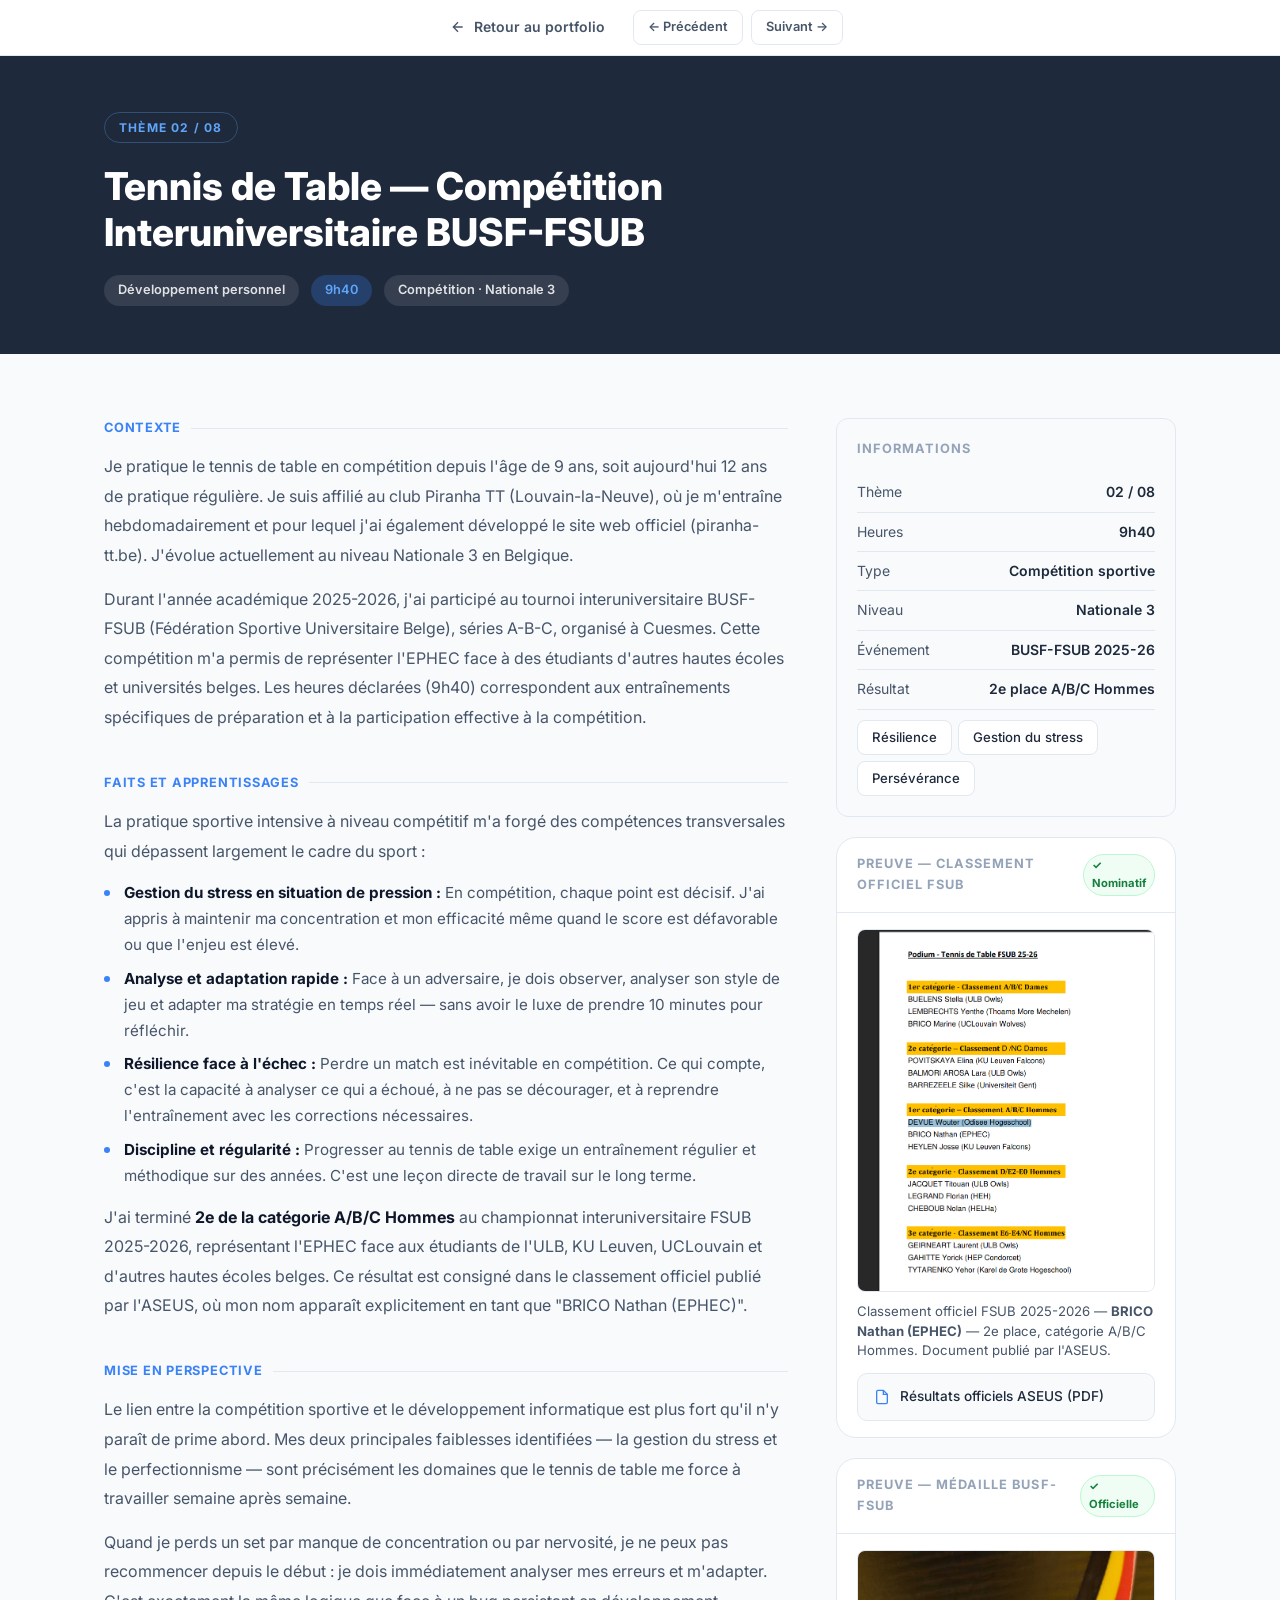
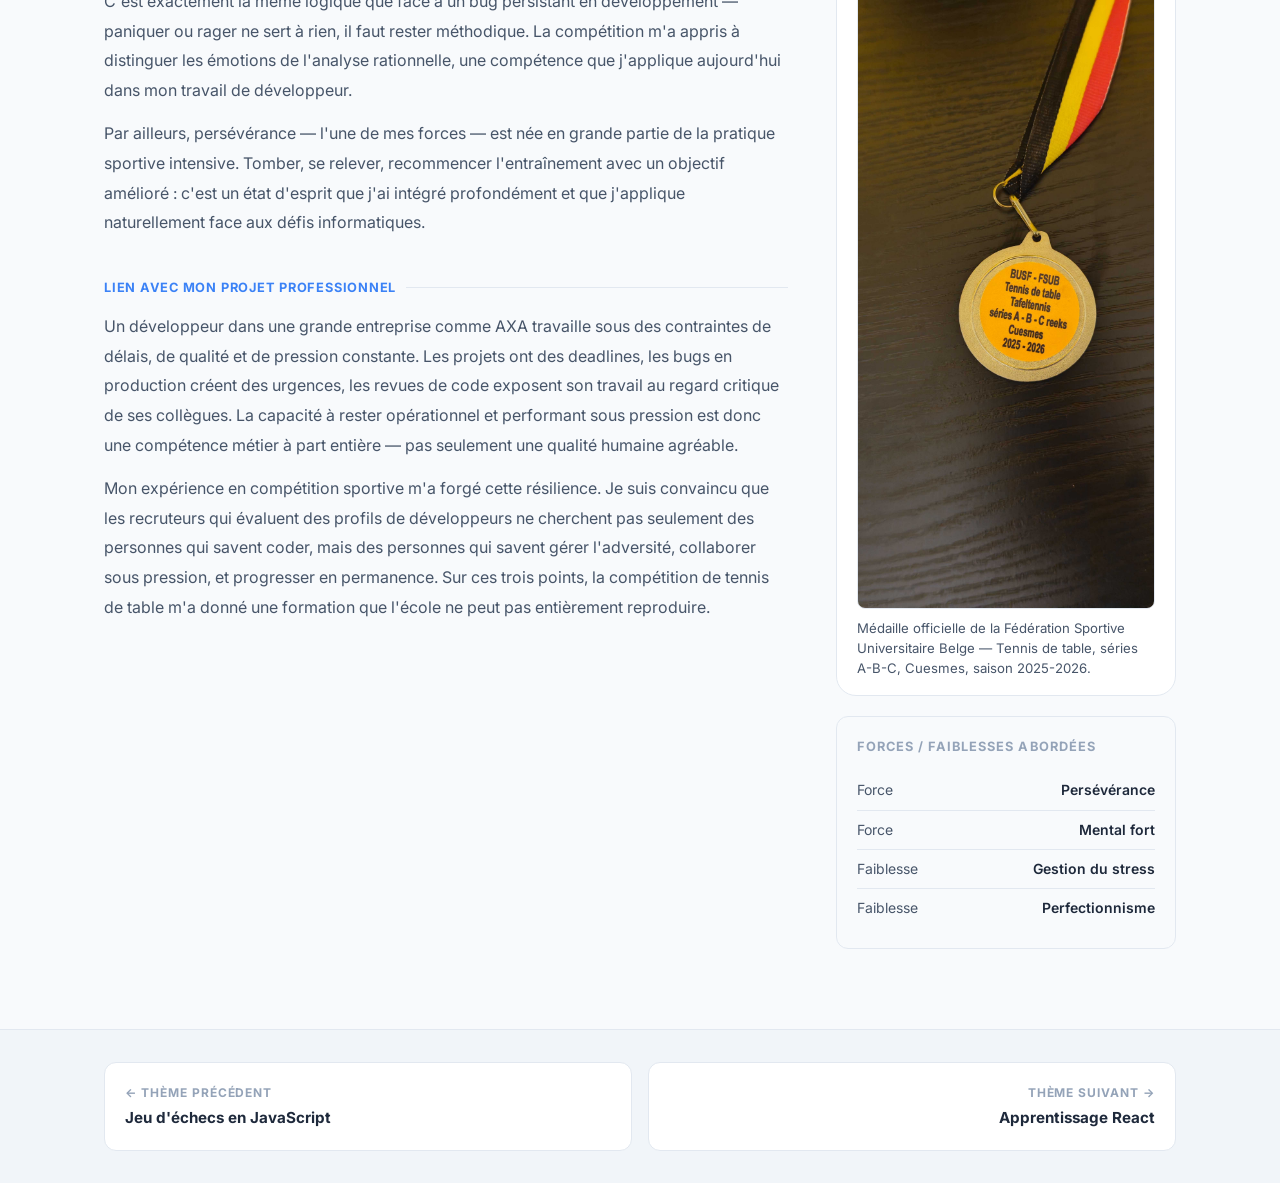
<file: analyses/theme-2.html>
<!DOCTYPE html>
<html lang="fr">

<head>
  <meta charset="UTF-8">
  <meta name="viewport" content="width=device-width, initial-scale=1.0">
  <title>Thème 2 — Tennis de table | Nathan Brico</title>
  <link rel="preconnect" href="https://fonts.googleapis.com">
  <link href="https://fonts.googleapis.com/css2?family=Inter:wght@300;400;500;600;700;800&display=swap"
    rel="stylesheet">
  <link rel="stylesheet" href="../css/style.css">
  <link rel="stylesheet" href="analyse.css">
</head>

<body>

  <nav class="analyse-nav">
    <div class="nav-inner container">
      <a href="../index.html#activites" class="back-link">
        <svg width="16" height="16" viewBox="0 0 24 24" fill="none" stroke="currentColor" stroke-width="2">
          <path d="M19 12H5M12 19l-7-7 7-7" />
        </svg>
        Retour au portfolio
      </a>
      <div class="theme-nav-btns">
        <a href="theme-1.html">← Précédent</a>
        <a href="theme-3.html">Suivant →</a>
      </div>
    </div>
  </nav>

  <header class="analyse-hero">
    <div class="container">
      <span class="theme-badge">Thème 02 / 08</span>
      <h1>Tennis de Table — Compétition Interuniversitaire BUSF-FSUB</h1>
      <div class="analyse-meta">
        <span class="meta-pill">Développement personnel</span>
        <span class="meta-pill hours">9h40</span>
        <span class="meta-pill">Compétition · Nationale 3</span>
      </div>
    </div>
  </header>

  <div class="container">
    <div class="analyse-body">

      <article class="analyse-article">

        <div class="analyse-section">
          <h2>Contexte</h2>
          <p>Je pratique le tennis de table en compétition depuis l'âge de 9 ans, soit aujourd'hui 12 ans de pratique
            régulière. Je suis affilié au club Piranha TT (Louvain-la-Neuve), où je m'entraîne hebdomadairement et pour
            lequel j'ai également développé le site web officiel (piranha-tt.be). J'évolue actuellement au niveau
            Nationale 3 en Belgique.</p>
          <p>Durant l'année académique 2025-2026, j'ai participé au tournoi interuniversitaire BUSF-FSUB (Fédération
            Sportive Universitaire Belge), séries A-B-C, organisé à Cuesmes. Cette compétition m'a permis de représenter
            l'EPHEC face à des étudiants d'autres hautes écoles et universités belges. Les heures déclarées (9h40)
            correspondent aux entraînements spécifiques de préparation et à la participation effective à la compétition.
          </p>
        </div>

        <div class="analyse-section">
          <h2>Faits et apprentissages</h2>
          <p>La pratique sportive intensive à niveau compétitif m'a forgé des compétences transversales qui dépassent
            largement le cadre du sport :</p>
          <ul>
            <li><strong>Gestion du stress en situation de pression :</strong> En compétition, chaque point est décisif.
              J'ai appris à maintenir ma concentration et mon efficacité même quand le score est défavorable ou que
              l'enjeu est élevé.</li>
            <li><strong>Analyse et adaptation rapide :</strong> Face à un adversaire, je dois observer, analyser son
              style de jeu et adapter ma stratégie en temps réel — sans avoir le luxe de prendre 10 minutes pour
              réfléchir.</li>
            <li><strong>Résilience face à l'échec :</strong> Perdre un match est inévitable en compétition. Ce qui
              compte, c'est la capacité à analyser ce qui a échoué, à ne pas se décourager, et à reprendre
              l'entraînement avec les corrections nécessaires.</li>
            <li><strong>Discipline et régularité :</strong> Progresser au tennis de table exige un entraînement régulier
              et méthodique sur des années. C'est une leçon directe de travail sur le long terme.</li>
          </ul>
          <p>J'ai terminé <strong>2e de la catégorie A/B/C Hommes</strong> au championnat interuniversitaire FSUB 2025-2026, représentant l'EPHEC face aux étudiants de l'ULB, KU Leuven, UCLouvain et d'autres hautes écoles belges. Ce résultat est consigné dans le classement officiel publié par l'ASEUS, où mon nom apparaît explicitement en tant que "BRICO Nathan (EPHEC)".</p>
        </div>

        <div class="analyse-section">
          <h2>Mise en perspective</h2>
          <p>Le lien entre la compétition sportive et le développement informatique est plus fort qu'il n'y paraît de
            prime abord. Mes deux principales faiblesses identifiées — la gestion du stress et le perfectionnisme — sont
            précisément les domaines que le tennis de table me force à travailler semaine après semaine.</p>
          <p>Quand je perds un set par manque de concentration ou par nervosité, je ne peux pas recommencer depuis le
            début : je dois immédiatement analyser mes erreurs et m'adapter. C'est exactement la même logique que face à
            un bug persistant en développement — paniquer ou rager ne sert à rien, il faut rester méthodique. La
            compétition m'a appris à distinguer les émotions de l'analyse rationnelle, une compétence que j'applique
            aujourd'hui dans mon travail de développeur.</p>
          <p>Par ailleurs, persévérance — l'une de mes forces — est née en grande partie de la pratique sportive
            intensive. Tomber, se relever, recommencer l'entraînement avec un objectif amélioré : c'est un état d'esprit
            que j'ai intégré profondément et que j'applique naturellement face aux défis informatiques.</p>
        </div>

        <div class="analyse-section">
          <h2>Lien avec mon projet professionnel</h2>
          <p>Un développeur dans une grande entreprise comme AXA travaille sous des contraintes de délais, de qualité et
            de pression constante. Les projets ont des deadlines, les bugs en production créent des urgences, les revues
            de code exposent son travail au regard critique de ses collègues. La capacité à rester opérationnel et
            performant sous pression est donc une compétence métier à part entière — pas seulement une qualité humaine
            agréable.</p>
          <p>Mon expérience en compétition sportive m'a forgé cette résilience. Je suis convaincu que les recruteurs qui
            évaluent des profils de développeurs ne cherchent pas seulement des personnes qui savent coder, mais des
            personnes qui savent gérer l'adversité, collaborer sous pression, et progresser en permanence. Sur ces trois
            points, la compétition de tennis de table m'a donné une formation que l'école ne peut pas entièrement
            reproduire.</p>
        </div>

      </article>

      <aside class="analyse-sidebar">
        <div class="info-card">
          <h4>Informations</h4>
          <div class="info-row"><span>Thème</span><span>02 / 08</span></div>
          <div class="info-row"><span>Heures</span><span>9h40</span></div>
          <div class="info-row"><span>Type</span><span>Compétition sportive</span></div>
          <div class="info-row"><span>Niveau</span><span>Nationale 3</span></div>
          <div class="info-row"><span>Événement</span><span>BUSF-FSUB 2025-26</span></div>
          <div class="info-row"><span>Résultat</span><span>2e place A/B/C Hommes</span></div>
          <div class="skill-tag-row">
            <span class="tag">Résilience</span>
            <span class="tag">Gestion du stress</span>
            <span class="tag">Persévérance</span>
          </div>
        </div>

        <div class="proof-card">
          <div class="proof-card-header">
            <h4>Preuve — Classement officiel FSUB</h4>
            <span class="proof-verified">✓ Nominatif</span>
          </div>
          <div class="proof-card-body">
            <img src="../assets/preuve-fsub-podium.png"
              alt="Podium Tennis de Table FSUB 25-26 — BRICO Nathan (EPHEC) — 2e place catégorie A/B/C Hommes">
            <p style="margin-top:10px;">Classement officiel FSUB 2025-2026 — <strong>BRICO Nathan (EPHEC)</strong> — 2e place, catégorie A/B/C Hommes. Document publié par l'ASEUS.</p>
            <a href="https://www.aseus.be/sites/default/files/championnat/tennis-de-table/competition-tennis-de-table-championnat-resultat_0.pdf" target="_blank" rel="noopener" class="proof-pdf-link" style="margin-top:12px;">
              <svg width="16" height="16" viewBox="0 0 24 24" fill="none" stroke="currentColor" stroke-width="2"><path d="M14 2H6a2 2 0 0 0-2 2v16a2 2 0 0 0 2 2h12a2 2 0 0 0 2-2V8z"/><polyline points="14 2 14 8 20 8"/></svg>
              Résultats officiels ASEUS (PDF)
            </a>
          </div>
        </div>

        <div class="proof-card">
          <div class="proof-card-header">
            <h4>Preuve — Médaille BUSF-FSUB</h4>
            <span class="proof-verified">✓ Officielle</span>
          </div>
          <div class="proof-card-body">
            <img src="../assets/preuve-tennis.jpg"
              alt="Médaille BUSF-FSUB Tennis de table — séries A-B-C — Cuesmes 2025-2026">
            <p>Médaille officielle de la Fédération Sportive Universitaire Belge — Tennis de table, séries A-B-C, Cuesmes, saison 2025-2026.</p>
          </div>
        </div>

        <div class="info-card">
          <h4>Forces / Faiblesses abordées</h4>
          <div class="info-row"><span>Force</span><span>Persévérance</span></div>
          <div class="info-row"><span>Force</span><span>Mental fort</span></div>
          <div class="info-row"><span>Faiblesse</span><span>Gestion du stress</span></div>
          <div class="info-row"><span>Faiblesse</span><span>Perfectionnisme</span></div>
        </div>
      </aside>

    </div>
  </div>

  <section class="analyse-theme-nav">
    <div class="container">
      <div class="theme-nav-grid">
        <a href="theme-1.html" class="theme-nav-card">
          <span class="direction">← Thème précédent</span>
          <span class="title">Jeu d'échecs en JavaScript</span>
        </a>
        <a href="theme-3.html" class="theme-nav-card next">
          <span class="direction">Thème suivant →</span>
          <span class="title">Apprentissage React</span>
        </a>
      </div>
    </div>
  </section>

</body>

</html>
</file>
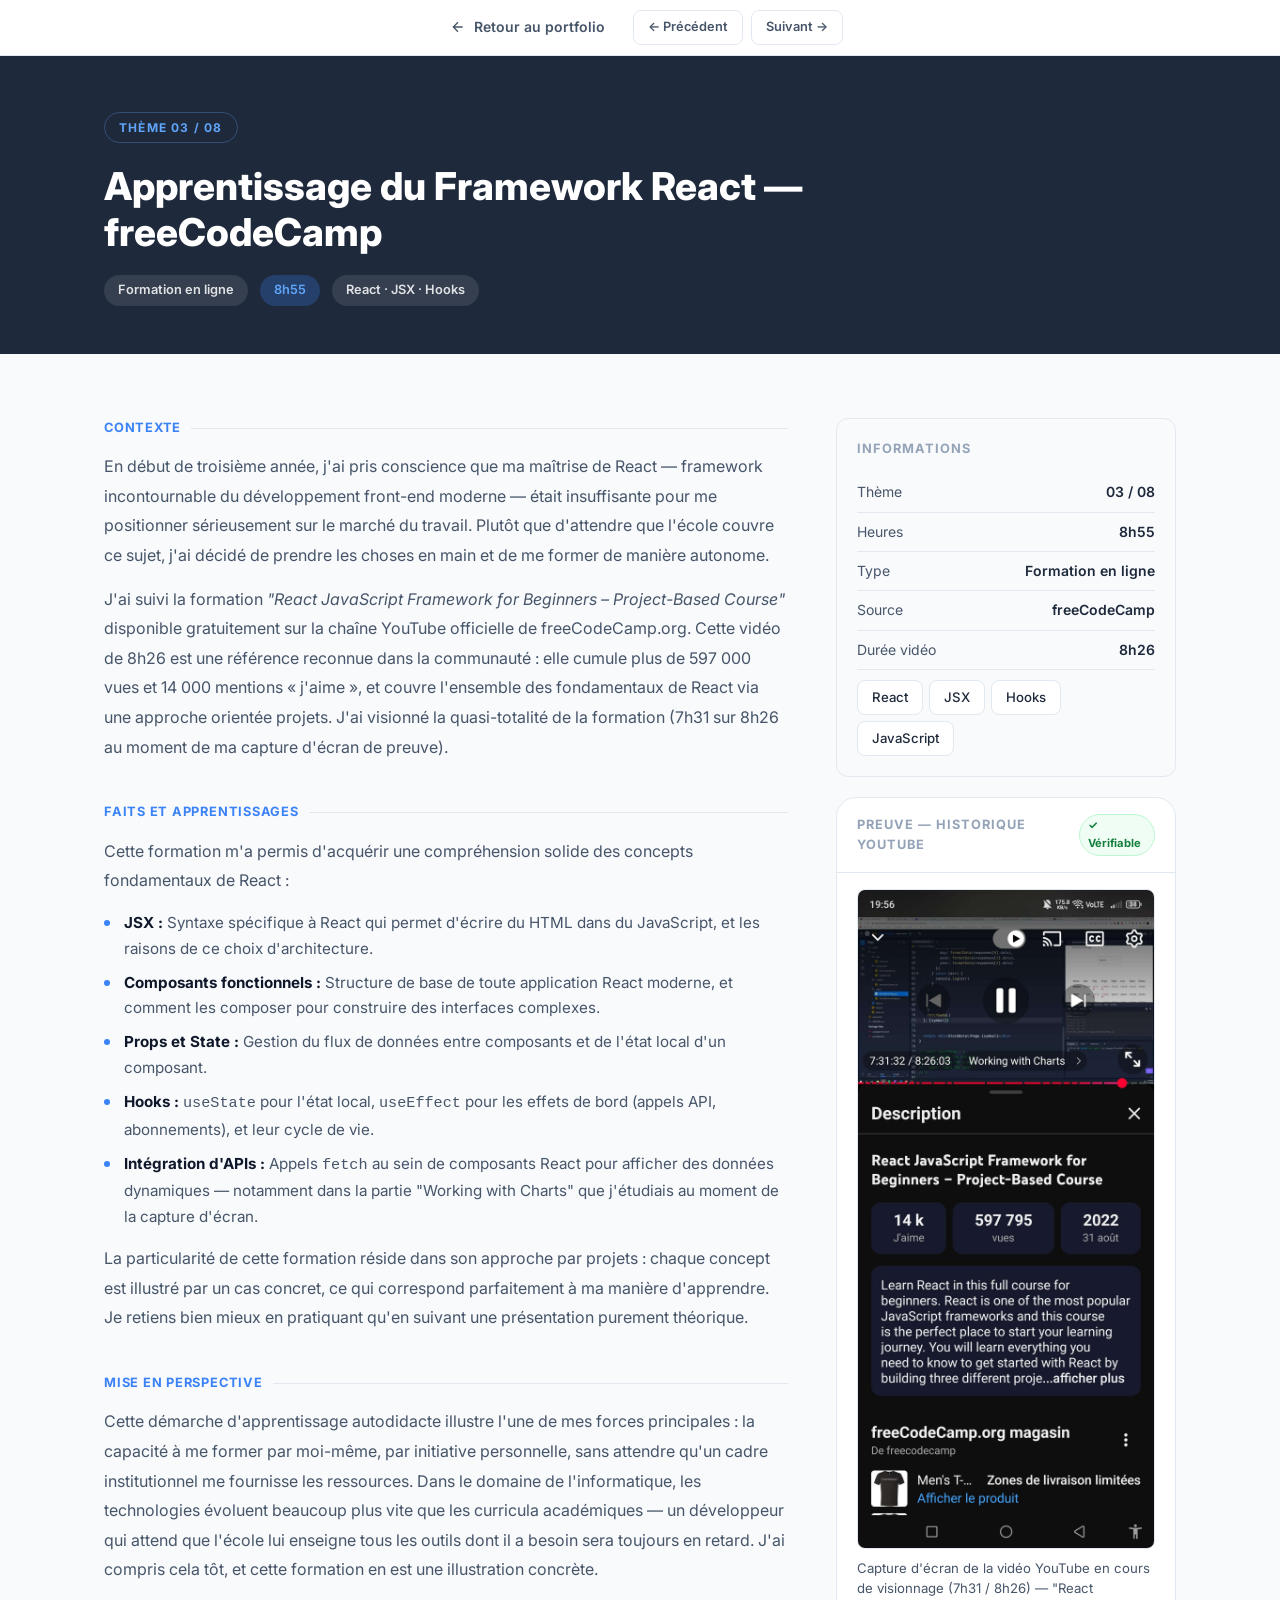
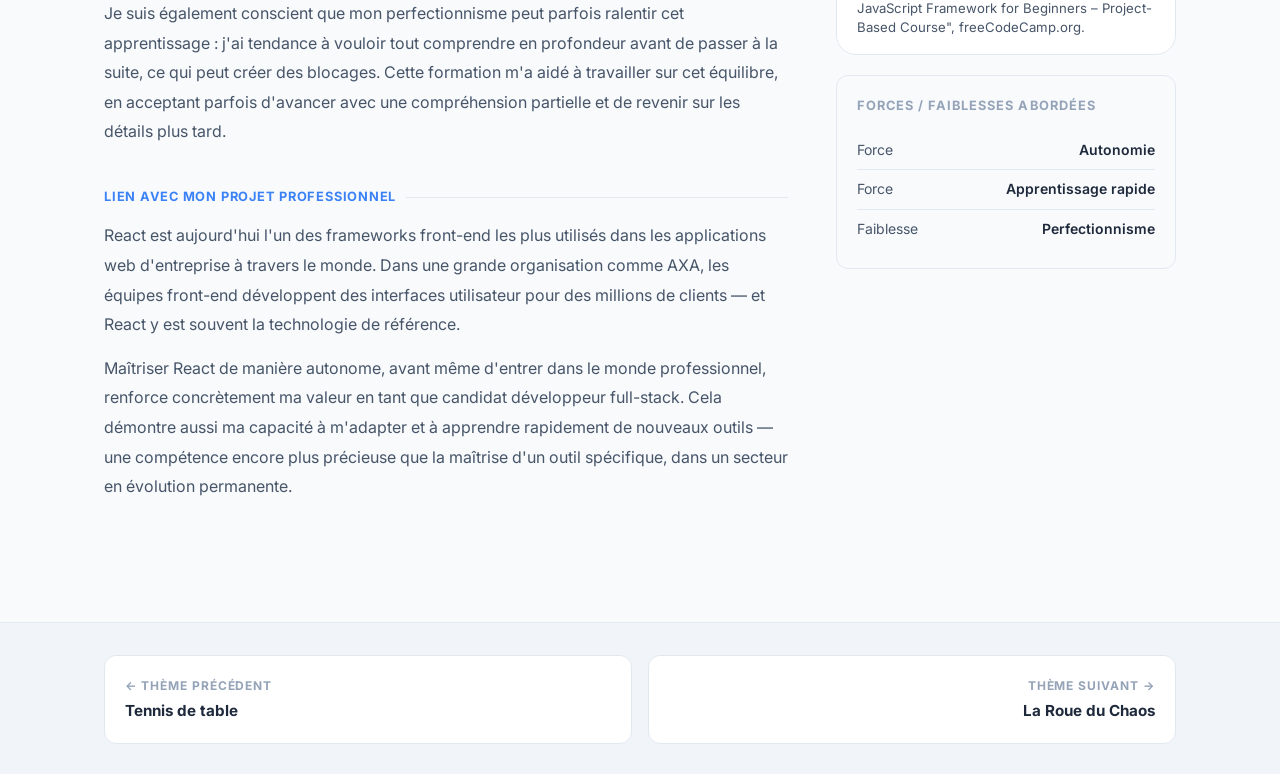
<file: analyses/theme-3.html>
<!DOCTYPE html>
<html lang="fr">
<head>
  <meta charset="UTF-8">
  <meta name="viewport" content="width=device-width, initial-scale=1.0">
  <title>Thème 3 — Apprentissage React | Nathan Brico</title>
  <link rel="preconnect" href="https://fonts.googleapis.com">
  <link href="https://fonts.googleapis.com/css2?family=Inter:wght@300;400;500;600;700;800&display=swap" rel="stylesheet">
  <link rel="stylesheet" href="../css/style.css">
  <link rel="stylesheet" href="analyse.css">
</head>
<body>

  <nav class="analyse-nav">
    <div class="nav-inner container">
      <a href="../index.html#activites" class="back-link">
        <svg width="16" height="16" viewBox="0 0 24 24" fill="none" stroke="currentColor" stroke-width="2"><path d="M19 12H5M12 19l-7-7 7-7"/></svg>
        Retour au portfolio
      </a>
      <div class="theme-nav-btns">
        <a href="theme-2.html">← Précédent</a>
        <a href="theme-4.html">Suivant →</a>
      </div>
    </div>
  </nav>

  <header class="analyse-hero">
    <div class="container">
      <span class="theme-badge">Thème 03 / 08</span>
      <h1>Apprentissage du Framework React — freeCodeCamp</h1>
      <div class="analyse-meta">
        <span class="meta-pill">Formation en ligne</span>
        <span class="meta-pill hours">8h55</span>
        <span class="meta-pill">React · JSX · Hooks</span>
      </div>
    </div>
  </header>

  <div class="container">
    <div class="analyse-body">

      <article class="analyse-article">

        <div class="analyse-section">
          <h2>Contexte</h2>
          <p>En début de troisième année, j'ai pris conscience que ma maîtrise de React — framework incontournable du développement front-end moderne — était insuffisante pour me positionner sérieusement sur le marché du travail. Plutôt que d'attendre que l'école couvre ce sujet, j'ai décidé de prendre les choses en main et de me former de manière autonome.</p>
          <p>J'ai suivi la formation <em>"React JavaScript Framework for Beginners – Project-Based Course"</em> disponible gratuitement sur la chaîne YouTube officielle de freeCodeCamp.org. Cette vidéo de 8h26 est une référence reconnue dans la communauté : elle cumule plus de 597 000 vues et 14 000 mentions « j'aime », et couvre l'ensemble des fondamentaux de React via une approche orientée projets. J'ai visionné la quasi-totalité de la formation (7h31 sur 8h26 au moment de ma capture d'écran de preuve).</p>
        </div>

        <div class="analyse-section">
          <h2>Faits et apprentissages</h2>
          <p>Cette formation m'a permis d'acquérir une compréhension solide des concepts fondamentaux de React :</p>
          <ul>
            <li><strong>JSX :</strong> Syntaxe spécifique à React qui permet d'écrire du HTML dans du JavaScript, et les raisons de ce choix d'architecture.</li>
            <li><strong>Composants fonctionnels :</strong> Structure de base de toute application React moderne, et comment les composer pour construire des interfaces complexes.</li>
            <li><strong>Props et State :</strong> Gestion du flux de données entre composants et de l'état local d'un composant.</li>
            <li><strong>Hooks :</strong> <code>useState</code> pour l'état local, <code>useEffect</code> pour les effets de bord (appels API, abonnements), et leur cycle de vie.</li>
            <li><strong>Intégration d'APIs :</strong> Appels <code>fetch</code> au sein de composants React pour afficher des données dynamiques — notamment dans la partie "Working with Charts" que j'étudiais au moment de la capture d'écran.</li>
          </ul>
          <p>La particularité de cette formation réside dans son approche par projets : chaque concept est illustré par un cas concret, ce qui correspond parfaitement à ma manière d'apprendre. Je retiens bien mieux en pratiquant qu'en suivant une présentation purement théorique.</p>
        </div>

        <div class="analyse-section">
          <h2>Mise en perspective</h2>
          <p>Cette démarche d'apprentissage autodidacte illustre l'une de mes forces principales : la capacité à me former par moi-même, par initiative personnelle, sans attendre qu'un cadre institutionnel me fournisse les ressources. Dans le domaine de l'informatique, les technologies évoluent beaucoup plus vite que les curricula académiques — un développeur qui attend que l'école lui enseigne tous les outils dont il a besoin sera toujours en retard. J'ai compris cela tôt, et cette formation en est une illustration concrète.</p>
          <p>Je suis également conscient que mon perfectionnisme peut parfois ralentir cet apprentissage : j'ai tendance à vouloir tout comprendre en profondeur avant de passer à la suite, ce qui peut créer des blocages. Cette formation m'a aidé à travailler sur cet équilibre, en acceptant parfois d'avancer avec une compréhension partielle et de revenir sur les détails plus tard.</p>
        </div>

        <div class="analyse-section">
          <h2>Lien avec mon projet professionnel</h2>
          <p>React est aujourd'hui l'un des frameworks front-end les plus utilisés dans les applications web d'entreprise à travers le monde. Dans une grande organisation comme AXA, les équipes front-end développent des interfaces utilisateur pour des millions de clients — et React y est souvent la technologie de référence.</p>
          <p>Maîtriser React de manière autonome, avant même d'entrer dans le monde professionnel, renforce concrètement ma valeur en tant que candidat développeur full-stack. Cela démontre aussi ma capacité à m'adapter et à apprendre rapidement de nouveaux outils — une compétence encore plus précieuse que la maîtrise d'un outil spécifique, dans un secteur en évolution permanente.</p>
        </div>

      </article>

      <aside class="analyse-sidebar">
        <div class="info-card">
          <h4>Informations</h4>
          <div class="info-row"><span>Thème</span><span>03 / 08</span></div>
          <div class="info-row"><span>Heures</span><span>8h55</span></div>
          <div class="info-row"><span>Type</span><span>Formation en ligne</span></div>
          <div class="info-row"><span>Source</span><span>freeCodeCamp</span></div>
          <div class="info-row"><span>Durée vidéo</span><span>8h26</span></div>
          <div class="skill-tag-row">
            <span class="tag">React</span>
            <span class="tag">JSX</span>
            <span class="tag">Hooks</span>
            <span class="tag">JavaScript</span>
          </div>
        </div>

        <div class="proof-card">
          <div class="proof-card-header">
            <h4>Preuve — Historique YouTube</h4>
            <span class="proof-verified">✓ Vérifiable</span>
          </div>
          <div class="proof-card-body">
            <img src="../assets/preuve-react.jpg" alt="Capture d'écran YouTube — React JavaScript Framework for Beginners — freeCodeCamp — 7h31 sur 8h26">
            <p>Capture d'écran de la vidéo YouTube en cours de visionnage (7h31 / 8h26) — "React JavaScript Framework for Beginners – Project-Based Course", freeCodeCamp.org.</p>
          </div>
        </div>

        <div class="info-card">
          <h4>Forces / Faiblesses abordées</h4>
          <div class="info-row"><span>Force</span><span>Autonomie</span></div>
          <div class="info-row"><span>Force</span><span>Apprentissage rapide</span></div>
          <div class="info-row"><span>Faiblesse</span><span>Perfectionnisme</span></div>
        </div>
      </aside>

    </div>
  </div>

  <section class="analyse-theme-nav">
    <div class="container">
      <div class="theme-nav-grid">
        <a href="theme-2.html" class="theme-nav-card">
          <span class="direction">← Thème précédent</span>
          <span class="title">Tennis de table</span>
        </a>
        <a href="theme-4.html" class="theme-nav-card next">
          <span class="direction">Thème suivant →</span>
          <span class="title">La Roue du Chaos</span>
        </a>
      </div>
    </div>
  </section>

</body>
</html>
</file>
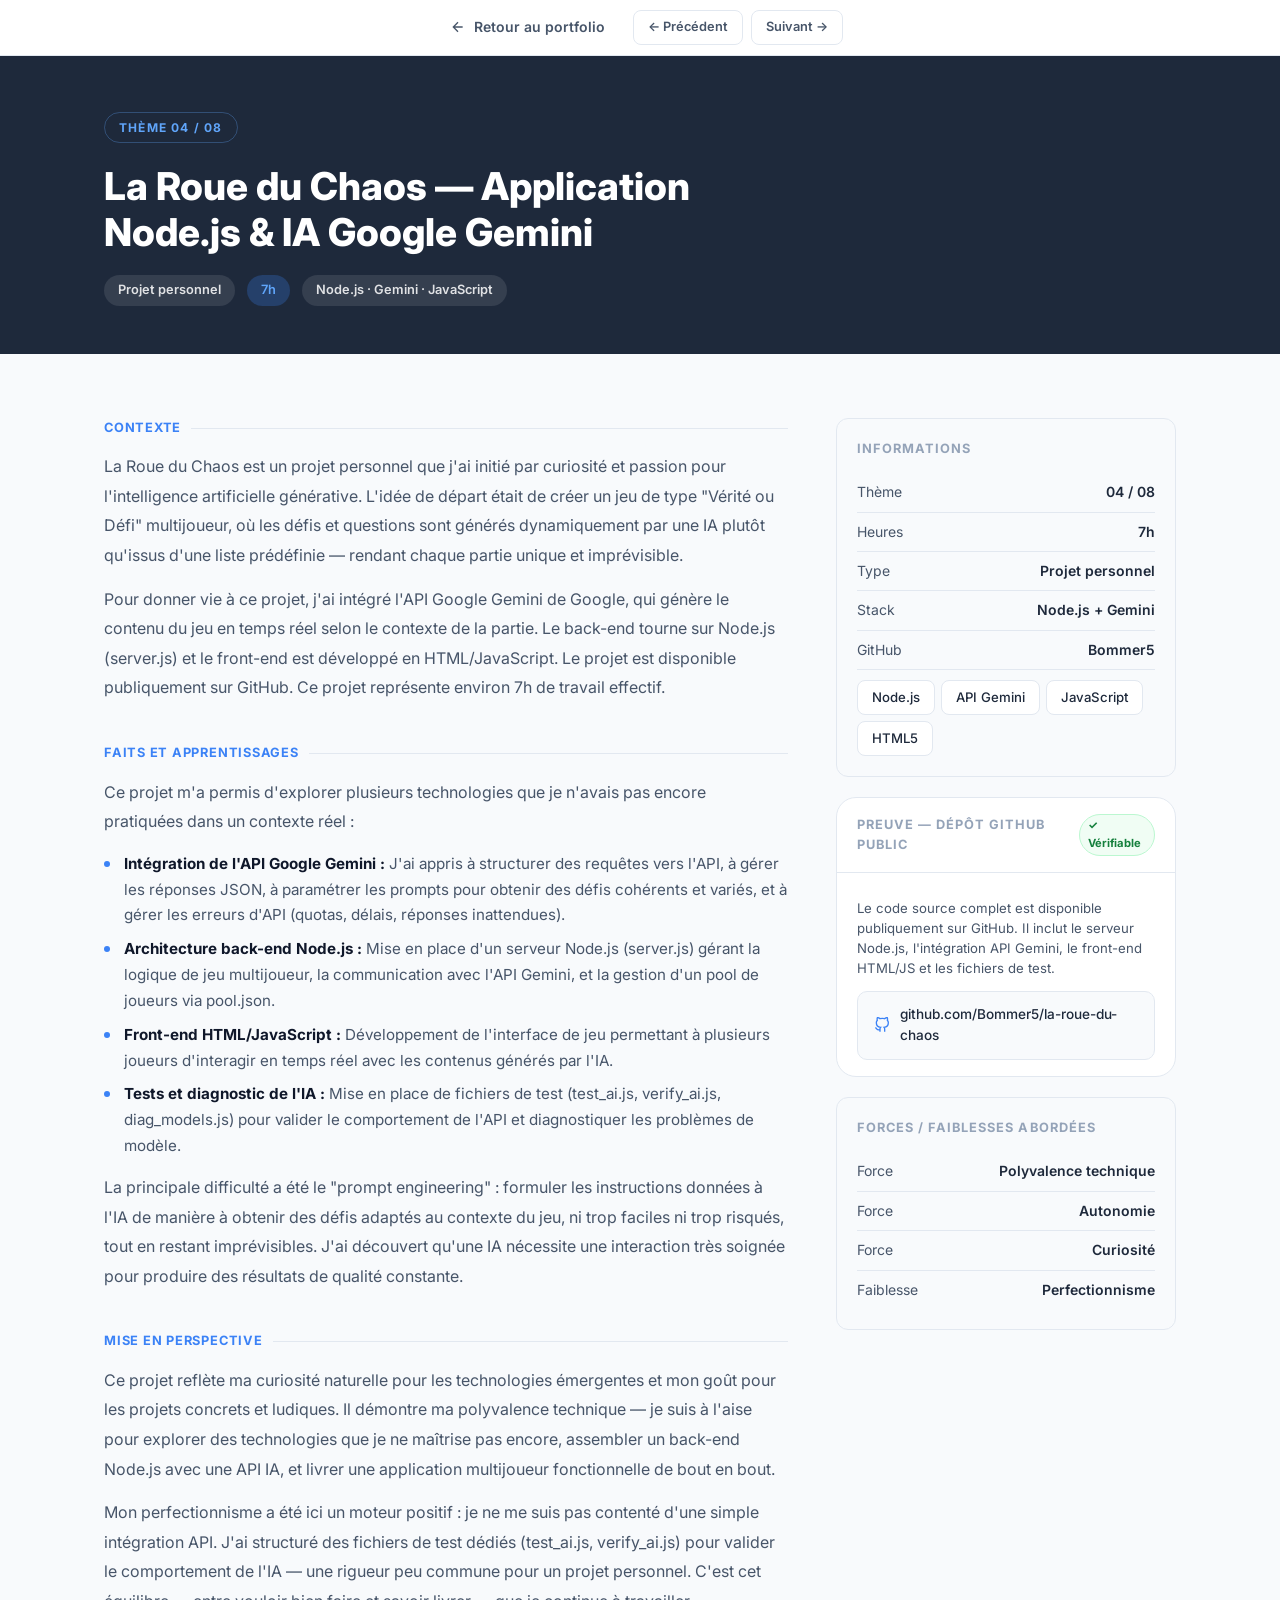
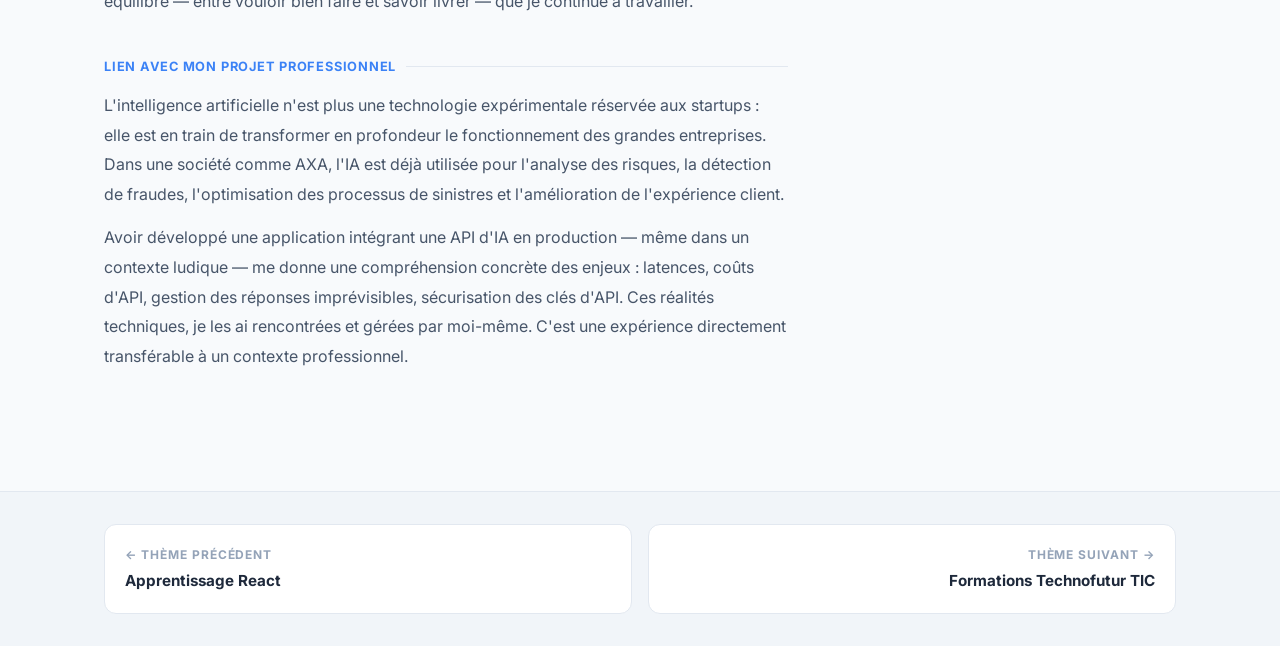
<file: analyses/theme-4.html>
<!DOCTYPE html>
<html lang="fr">
<head>
  <meta charset="UTF-8">
  <meta name="viewport" content="width=device-width, initial-scale=1.0">
  <title>Thème 4 — La Roue du Chaos | Nathan Brico</title>
  <link rel="preconnect" href="https://fonts.googleapis.com">
  <link href="https://fonts.googleapis.com/css2?family=Inter:wght@300;400;500;600;700;800&display=swap" rel="stylesheet">
  <link rel="stylesheet" href="../css/style.css">
  <link rel="stylesheet" href="analyse.css">
</head>
<body>

  <nav class="analyse-nav">
    <div class="nav-inner container">
      <a href="../index.html#activites" class="back-link">
        <svg width="16" height="16" viewBox="0 0 24 24" fill="none" stroke="currentColor" stroke-width="2"><path d="M19 12H5M12 19l-7-7 7-7"/></svg>
        Retour au portfolio
      </a>
      <div class="theme-nav-btns">
        <a href="theme-3.html">← Précédent</a>
        <a href="theme-5.html">Suivant →</a>
      </div>
    </div>
  </nav>

  <header class="analyse-hero">
    <div class="container">
      <span class="theme-badge">Thème 04 / 08</span>
      <h1>La Roue du Chaos — Application Node.js & IA Google Gemini</h1>
      <div class="analyse-meta">
        <span class="meta-pill">Projet personnel</span>
        <span class="meta-pill hours">7h</span>
        <span class="meta-pill">Node.js · Gemini · JavaScript</span>
      </div>
    </div>
  </header>

  <div class="container">
    <div class="analyse-body">

      <article class="analyse-article">

        <div class="analyse-section">
          <h2>Contexte</h2>
          <p>La Roue du Chaos est un projet personnel que j'ai initié par curiosité et passion pour l'intelligence artificielle générative. L'idée de départ était de créer un jeu de type "Vérité ou Défi" multijoueur, où les défis et questions sont générés dynamiquement par une IA plutôt qu'issus d'une liste prédéfinie — rendant chaque partie unique et imprévisible.</p>
          <p>Pour donner vie à ce projet, j'ai intégré l'API Google Gemini de Google, qui génère le contenu du jeu en temps réel selon le contexte de la partie. Le back-end tourne sur Node.js (server.js) et le front-end est développé en HTML/JavaScript. Le projet est disponible publiquement sur GitHub. Ce projet représente environ 7h de travail effectif.</p>
        </div>

        <div class="analyse-section">
          <h2>Faits et apprentissages</h2>
          <p>Ce projet m'a permis d'explorer plusieurs technologies que je n'avais pas encore pratiquées dans un contexte réel :</p>
          <ul>
            <li><strong>Intégration de l'API Google Gemini :</strong> J'ai appris à structurer des requêtes vers l'API, à gérer les réponses JSON, à paramétrer les prompts pour obtenir des défis cohérents et variés, et à gérer les erreurs d'API (quotas, délais, réponses inattendues).</li>
            <li><strong>Architecture back-end Node.js :</strong> Mise en place d'un serveur Node.js (server.js) gérant la logique de jeu multijoueur, la communication avec l'API Gemini, et la gestion d'un pool de joueurs via pool.json.</li>
            <li><strong>Front-end HTML/JavaScript :</strong> Développement de l'interface de jeu permettant à plusieurs joueurs d'interagir en temps réel avec les contenus générés par l'IA.</li>
            <li><strong>Tests et diagnostic de l'IA :</strong> Mise en place de fichiers de test (test_ai.js, verify_ai.js, diag_models.js) pour valider le comportement de l'API et diagnostiquer les problèmes de modèle.</li>
          </ul>
          <p>La principale difficulté a été le "prompt engineering" : formuler les instructions données à l'IA de manière à obtenir des défis adaptés au contexte du jeu, ni trop faciles ni trop risqués, tout en restant imprévisibles. J'ai découvert qu'une IA nécessite une interaction très soignée pour produire des résultats de qualité constante.</p>
        </div>

        <div class="analyse-section">
          <h2>Mise en perspective</h2>
          <p>Ce projet reflète ma curiosité naturelle pour les technologies émergentes et mon goût pour les projets concrets et ludiques. Il démontre ma polyvalence technique — je suis à l'aise pour explorer des technologies que je ne maîtrise pas encore, assembler un back-end Node.js avec une API IA, et livrer une application multijoueur fonctionnelle de bout en bout.</p>
          <p>Mon perfectionnisme a été ici un moteur positif : je ne me suis pas contenté d'une simple intégration API. J'ai structuré des fichiers de test dédiés (test_ai.js, verify_ai.js) pour valider le comportement de l'IA — une rigueur peu commune pour un projet personnel. C'est cet équilibre — entre vouloir bien faire et savoir livrer — que je continue à travailler.</p>
        </div>

        <div class="analyse-section">
          <h2>Lien avec mon projet professionnel</h2>
          <p>L'intelligence artificielle n'est plus une technologie expérimentale réservée aux startups : elle est en train de transformer en profondeur le fonctionnement des grandes entreprises. Dans une société comme AXA, l'IA est déjà utilisée pour l'analyse des risques, la détection de fraudes, l'optimisation des processus de sinistres et l'amélioration de l'expérience client.</p>
          <p>Avoir développé une application intégrant une API d'IA en production — même dans un contexte ludique — me donne une compréhension concrète des enjeux : latences, coûts d'API, gestion des réponses imprévisibles, sécurisation des clés d'API. Ces réalités techniques, je les ai rencontrées et gérées par moi-même. C'est une expérience directement transférable à un contexte professionnel.</p>
        </div>

      </article>

      <aside class="analyse-sidebar">
        <div class="info-card">
          <h4>Informations</h4>
          <div class="info-row"><span>Thème</span><span>04 / 08</span></div>
          <div class="info-row"><span>Heures</span><span>7h</span></div>
          <div class="info-row"><span>Type</span><span>Projet personnel</span></div>
          <div class="info-row"><span>Stack</span><span>Node.js + Gemini</span></div>
          <div class="info-row"><span>GitHub</span><span>Bommer5</span></div>
          <div class="skill-tag-row">
            <span class="tag">Node.js</span>
            <span class="tag">API Gemini</span>
            <span class="tag">JavaScript</span>
            <span class="tag">HTML5</span>
          </div>
        </div>

        <div class="proof-card">
          <div class="proof-card-header">
            <h4>Preuve — Dépôt GitHub public</h4>
            <span class="proof-verified">✓ Vérifiable</span>
          </div>
          <div class="proof-card-body">
            <p>Le code source complet est disponible publiquement sur GitHub. Il inclut le serveur Node.js, l'intégration API Gemini, le front-end HTML/JS et les fichiers de test.</p>
            <a href="https://github.com/Bommer5/la-roue-du-chaos" target="_blank" rel="noopener" class="proof-pdf-link" style="margin-top:12px;">
              <svg width="16" height="16" viewBox="0 0 24 24" fill="none" stroke="currentColor" stroke-width="2"><path d="M9 19c-5 1.5-5-2.5-7-3m14 6v-3.87a3.37 3.37 0 0 0-.94-2.61c3.14-.35 6.44-1.54 6.44-7A5.44 5.44 0 0 0 20 4.77 5.07 5.07 0 0 0 19.91 1S18.73.65 16 2.48a13.38 13.38 0 0 0-7 0C6.27.65 5.09 1 5.09 1A5.07 5.07 0 0 0 5 4.77a5.44 5.44 0 0 0-1.5 3.78c0 5.42 3.3 6.61 6.44 7A3.37 3.37 0 0 0 9 18.13V22"/></svg>
              github.com/Bommer5/la-roue-du-chaos
            </a>
          </div>
        </div>

        <div class="info-card">
          <h4>Forces / Faiblesses abordées</h4>
          <div class="info-row"><span>Force</span><span>Polyvalence technique</span></div>
          <div class="info-row"><span>Force</span><span>Autonomie</span></div>
          <div class="info-row"><span>Force</span><span>Curiosité</span></div>
          <div class="info-row"><span>Faiblesse</span><span>Perfectionnisme</span></div>
        </div>
      </aside>

    </div>
  </div>

  <section class="analyse-theme-nav">
    <div class="container">
      <div class="theme-nav-grid">
        <a href="theme-3.html" class="theme-nav-card">
          <span class="direction">← Thème précédent</span>
          <span class="title">Apprentissage React</span>
        </a>
        <a href="theme-5.html" class="theme-nav-card next">
          <span class="direction">Thème suivant →</span>
          <span class="title">Formations Technofutur TIC</span>
        </a>
      </div>
    </div>
  </section>

</body>
</html>
</file>
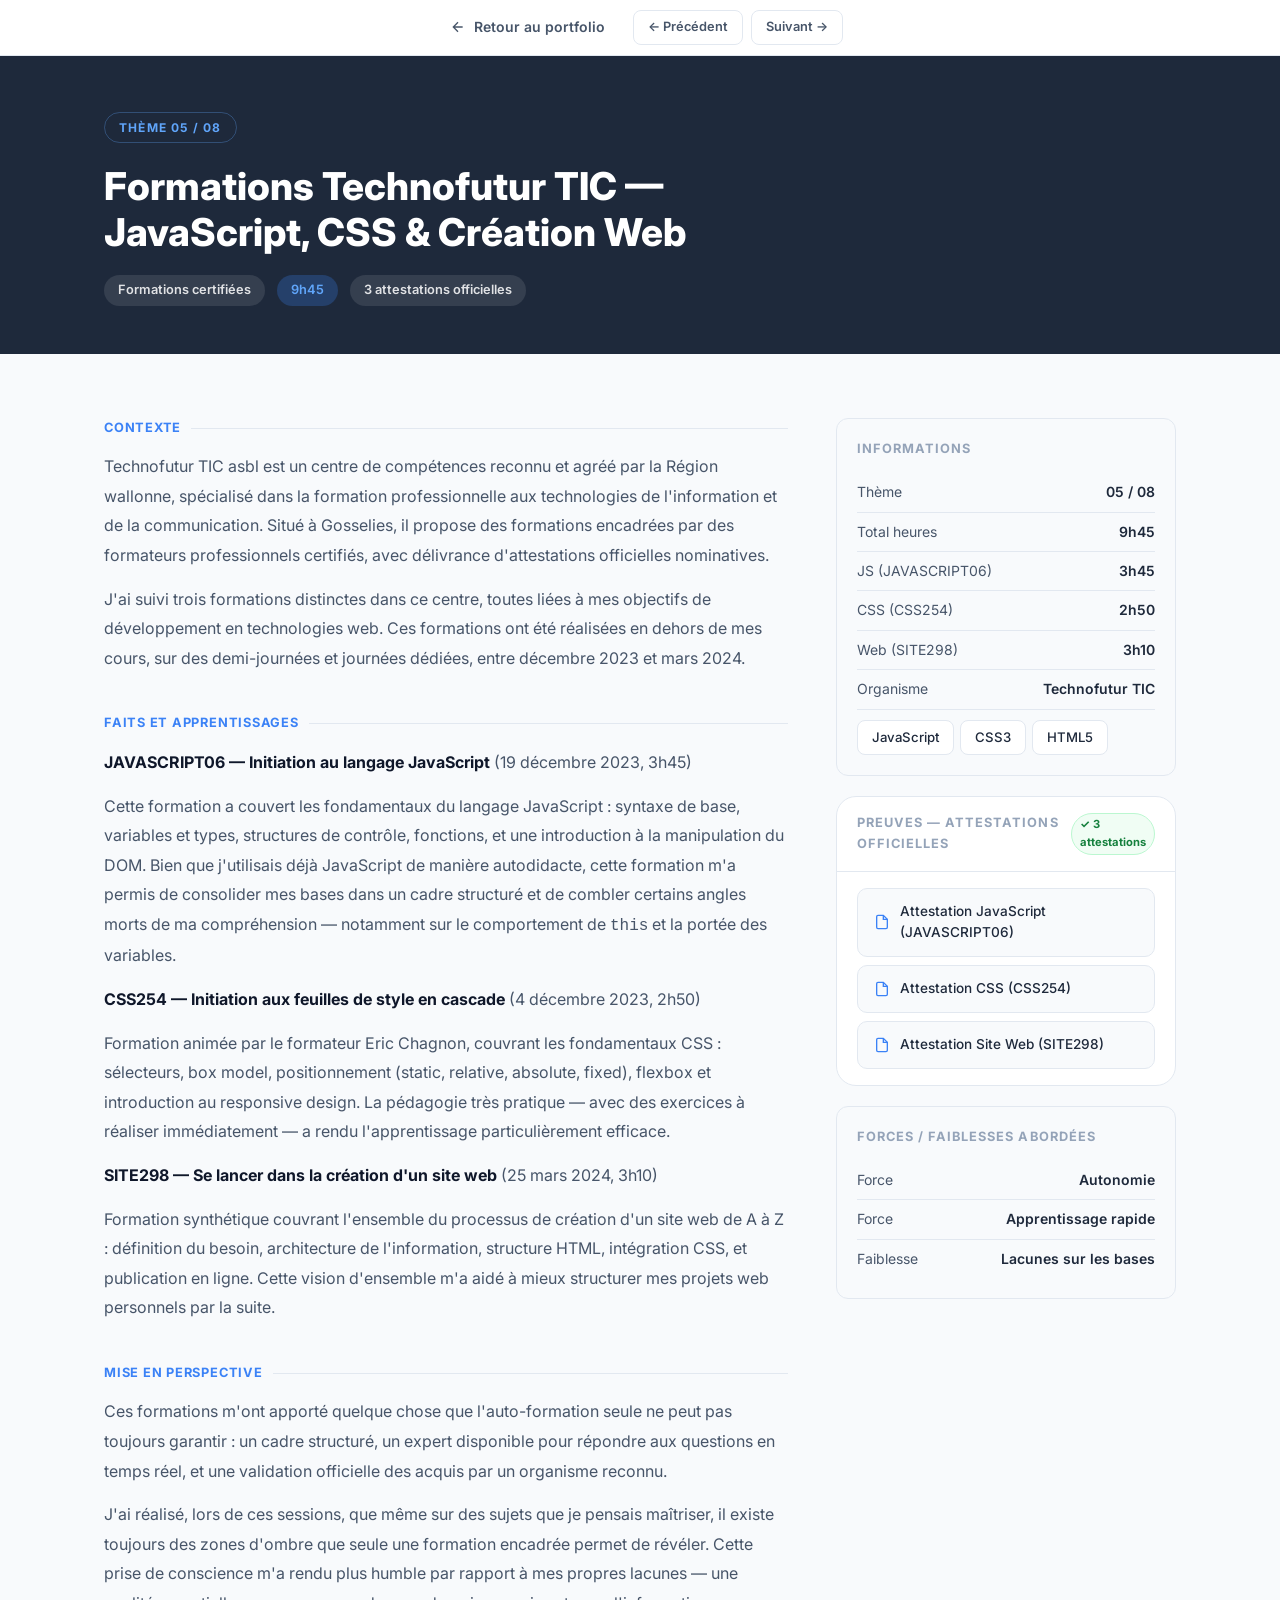
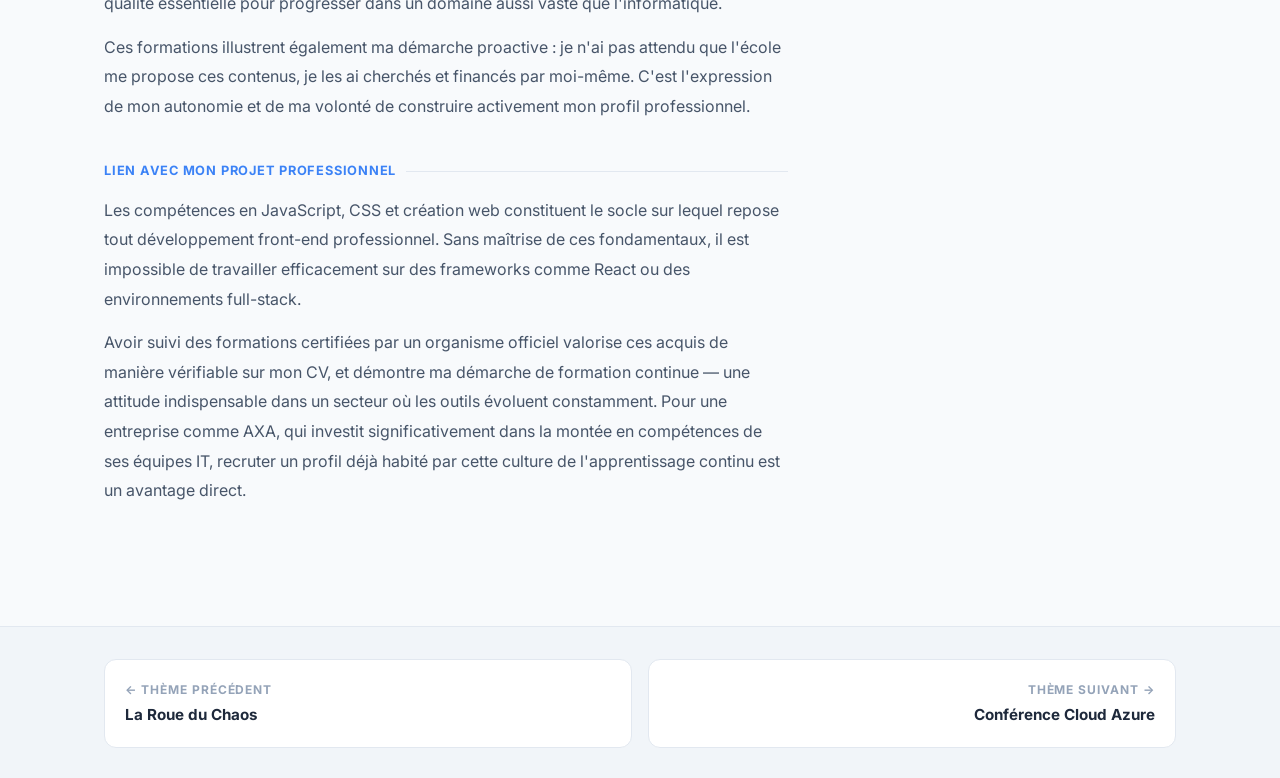
<file: analyses/theme-5.html>
<!DOCTYPE html>
<html lang="fr">
<head>
  <meta charset="UTF-8">
  <meta name="viewport" content="width=device-width, initial-scale=1.0">
  <title>Thème 5 — Formations Technofutur | Nathan Brico</title>
  <link rel="preconnect" href="https://fonts.googleapis.com">
  <link href="https://fonts.googleapis.com/css2?family=Inter:wght@300;400;500;600;700;800&display=swap" rel="stylesheet">
  <link rel="stylesheet" href="../css/style.css">
  <link rel="stylesheet" href="analyse.css">
</head>
<body>

  <nav class="analyse-nav">
    <div class="nav-inner container">
      <a href="../index.html#activites" class="back-link">
        <svg width="16" height="16" viewBox="0 0 24 24" fill="none" stroke="currentColor" stroke-width="2"><path d="M19 12H5M12 19l-7-7 7-7"/></svg>
        Retour au portfolio
      </a>
      <div class="theme-nav-btns">
        <a href="theme-4.html">← Précédent</a>
        <a href="theme-6.html">Suivant →</a>
      </div>
    </div>
  </nav>

  <header class="analyse-hero">
    <div class="container">
      <span class="theme-badge">Thème 05 / 08</span>
      <h1>Formations Technofutur TIC — JavaScript, CSS &amp; Création Web</h1>
      <div class="analyse-meta">
        <span class="meta-pill">Formations certifiées</span>
        <span class="meta-pill hours">9h45</span>
        <span class="meta-pill">3 attestations officielles</span>
      </div>
    </div>
  </header>

  <div class="container">
    <div class="analyse-body">

      <article class="analyse-article">

        <div class="analyse-section">
          <h2>Contexte</h2>
          <p>Technofutur TIC asbl est un centre de compétences reconnu et agréé par la Région wallonne, spécialisé dans la formation professionnelle aux technologies de l'information et de la communication. Situé à Gosselies, il propose des formations encadrées par des formateurs professionnels certifiés, avec délivrance d'attestations officielles nominatives.</p>
          <p>J'ai suivi trois formations distinctes dans ce centre, toutes liées à mes objectifs de développement en technologies web. Ces formations ont été réalisées en dehors de mes cours, sur des demi-journées et journées dédiées, entre décembre 2023 et mars 2024.</p>
        </div>

        <div class="analyse-section">
          <h2>Faits et apprentissages</h2>
          <p><strong>JAVASCRIPT06 — Initiation au langage JavaScript</strong> (19 décembre 2023, 3h45)</p>
          <p>Cette formation a couvert les fondamentaux du langage JavaScript : syntaxe de base, variables et types, structures de contrôle, fonctions, et une introduction à la manipulation du DOM. Bien que j'utilisais déjà JavaScript de manière autodidacte, cette formation m'a permis de consolider mes bases dans un cadre structuré et de combler certains angles morts de ma compréhension — notamment sur le comportement de <code>this</code> et la portée des variables.</p>

          <p><strong>CSS254 — Initiation aux feuilles de style en cascade</strong> (4 décembre 2023, 2h50)</p>
          <p>Formation animée par le formateur Eric Chagnon, couvrant les fondamentaux CSS : sélecteurs, box model, positionnement (static, relative, absolute, fixed), flexbox et introduction au responsive design. La pédagogie très pratique — avec des exercices à réaliser immédiatement — a rendu l'apprentissage particulièrement efficace.</p>

          <p><strong>SITE298 — Se lancer dans la création d'un site web</strong> (25 mars 2024, 3h10)</p>
          <p>Formation synthétique couvrant l'ensemble du processus de création d'un site web de A à Z : définition du besoin, architecture de l'information, structure HTML, intégration CSS, et publication en ligne. Cette vision d'ensemble m'a aidé à mieux structurer mes projets web personnels par la suite.</p>
        </div>

        <div class="analyse-section">
          <h2>Mise en perspective</h2>
          <p>Ces formations m'ont apporté quelque chose que l'auto-formation seule ne peut pas toujours garantir : un cadre structuré, un expert disponible pour répondre aux questions en temps réel, et une validation officielle des acquis par un organisme reconnu.</p>
          <p>J'ai réalisé, lors de ces sessions, que même sur des sujets que je pensais maîtriser, il existe toujours des zones d'ombre que seule une formation encadrée permet de révéler. Cette prise de conscience m'a rendu plus humble par rapport à mes propres lacunes — une qualité essentielle pour progresser dans un domaine aussi vaste que l'informatique.</p>
          <p>Ces formations illustrent également ma démarche proactive : je n'ai pas attendu que l'école me propose ces contenus, je les ai cherchés et financés par moi-même. C'est l'expression de mon autonomie et de ma volonté de construire activement mon profil professionnel.</p>
        </div>

        <div class="analyse-section">
          <h2>Lien avec mon projet professionnel</h2>
          <p>Les compétences en JavaScript, CSS et création web constituent le socle sur lequel repose tout développement front-end professionnel. Sans maîtrise de ces fondamentaux, il est impossible de travailler efficacement sur des frameworks comme React ou des environnements full-stack.</p>
          <p>Avoir suivi des formations certifiées par un organisme officiel valorise ces acquis de manière vérifiable sur mon CV, et démontre ma démarche de formation continue — une attitude indispensable dans un secteur où les outils évoluent constamment. Pour une entreprise comme AXA, qui investit significativement dans la montée en compétences de ses équipes IT, recruter un profil déjà habité par cette culture de l'apprentissage continu est un avantage direct.</p>
        </div>

      </article>

      <aside class="analyse-sidebar">
        <div class="info-card">
          <h4>Informations</h4>
          <div class="info-row"><span>Thème</span><span>05 / 08</span></div>
          <div class="info-row"><span>Total heures</span><span>9h45</span></div>
          <div class="info-row"><span>JS (JAVASCRIPT06)</span><span>3h45</span></div>
          <div class="info-row"><span>CSS (CSS254)</span><span>2h50</span></div>
          <div class="info-row"><span>Web (SITE298)</span><span>3h10</span></div>
          <div class="info-row"><span>Organisme</span><span>Technofutur TIC</span></div>
          <div class="skill-tag-row">
            <span class="tag">JavaScript</span>
            <span class="tag">CSS3</span>
            <span class="tag">HTML5</span>
          </div>
        </div>

        <div class="proof-card">
          <div class="proof-card-header">
            <h4>Preuves — Attestations officielles</h4>
            <span class="proof-verified">✓ 3 attestations</span>
          </div>
          <div class="proof-card-body">
            <a href="../assets/attestation-js.pdf" target="_blank" class="proof-pdf-link">
              <svg width="16" height="16" viewBox="0 0 24 24" fill="none" stroke="currentColor" stroke-width="2"><path d="M14 2H6a2 2 0 0 0-2 2v16a2 2 0 0 0 2 2h12a2 2 0 0 0 2-2V8z"/><polyline points="14 2 14 8 20 8"/></svg>
              Attestation JavaScript (JAVASCRIPT06)
            </a>
            <a href="../assets/attestation-css.pdf" target="_blank" class="proof-pdf-link">
              <svg width="16" height="16" viewBox="0 0 24 24" fill="none" stroke="currentColor" stroke-width="2"><path d="M14 2H6a2 2 0 0 0-2 2v16a2 2 0 0 0 2 2h12a2 2 0 0 0 2-2V8z"/><polyline points="14 2 14 8 20 8"/></svg>
              Attestation CSS (CSS254)
            </a>
            <a href="../assets/attestation-site.pdf" target="_blank" class="proof-pdf-link">
              <svg width="16" height="16" viewBox="0 0 24 24" fill="none" stroke="currentColor" stroke-width="2"><path d="M14 2H6a2 2 0 0 0-2 2v16a2 2 0 0 0 2 2h12a2 2 0 0 0 2-2V8z"/><polyline points="14 2 14 8 20 8"/></svg>
              Attestation Site Web (SITE298)
            </a>
          </div>
        </div>

        <div class="info-card">
          <h4>Forces / Faiblesses abordées</h4>
          <div class="info-row"><span>Force</span><span>Autonomie</span></div>
          <div class="info-row"><span>Force</span><span>Apprentissage rapide</span></div>
          <div class="info-row"><span>Faiblesse</span><span>Lacunes sur les bases</span></div>
        </div>
      </aside>

    </div>
  </div>

  <section class="analyse-theme-nav">
    <div class="container">
      <div class="theme-nav-grid">
        <a href="theme-4.html" class="theme-nav-card">
          <span class="direction">← Thème précédent</span>
          <span class="title">La Roue du Chaos</span>
        </a>
        <a href="theme-6.html" class="theme-nav-card next">
          <span class="direction">Thème suivant →</span>
          <span class="title">Conférence Cloud Azure</span>
        </a>
      </div>
    </div>
  </section>

</body>
</html>
</file>
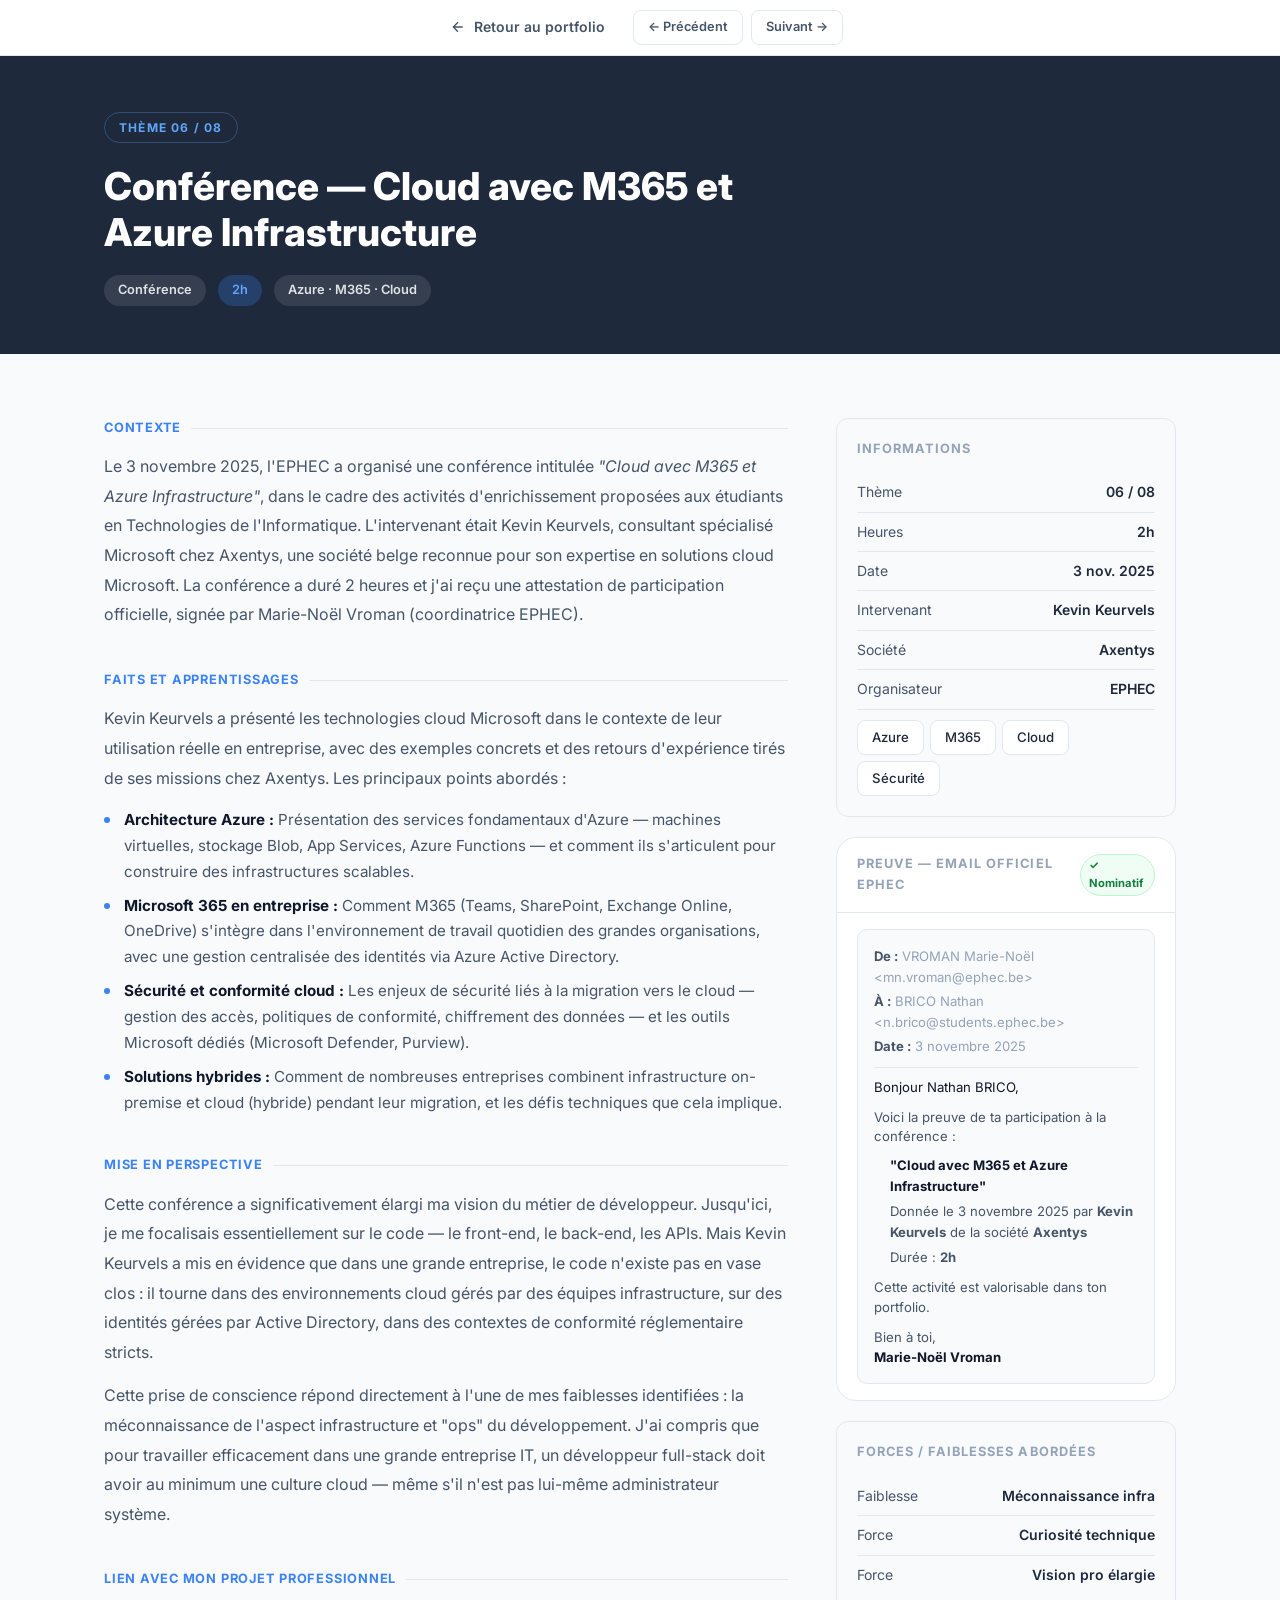
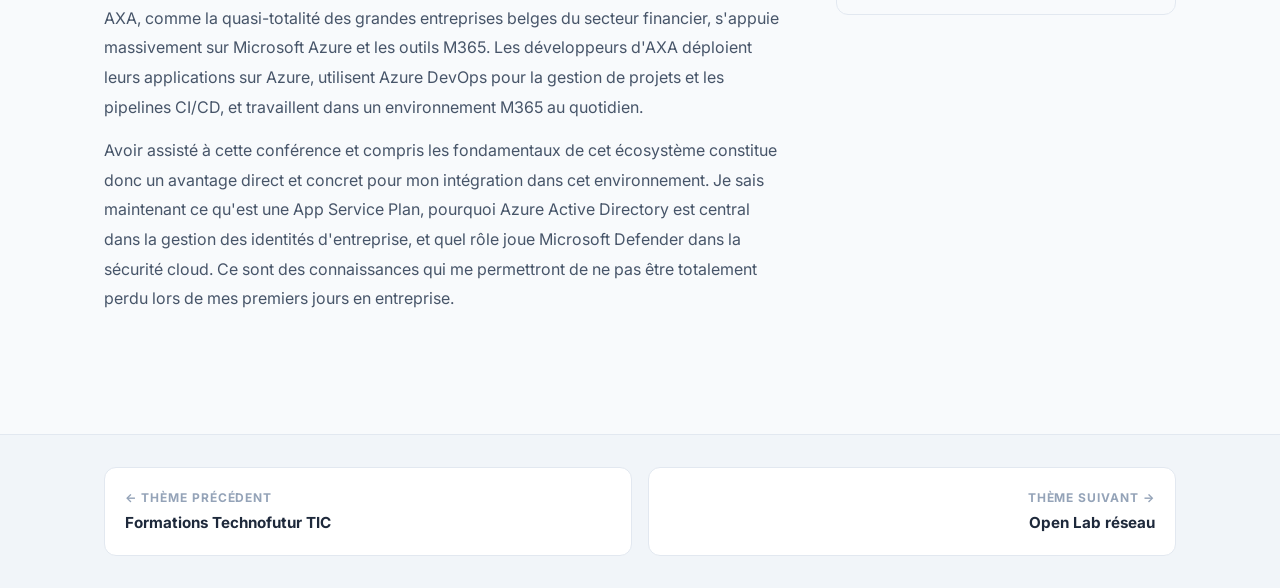
<file: analyses/theme-6.html>
<!DOCTYPE html>
<html lang="fr">
<head>
  <meta charset="UTF-8">
  <meta name="viewport" content="width=device-width, initial-scale=1.0">
  <title>Thème 6 — Conférence Cloud Azure | Nathan Brico</title>
  <link rel="preconnect" href="https://fonts.googleapis.com">
  <link href="https://fonts.googleapis.com/css2?family=Inter:wght@300;400;500;600;700;800&display=swap" rel="stylesheet">
  <link rel="stylesheet" href="../css/style.css">
  <link rel="stylesheet" href="analyse.css">
</head>
<body>

  <nav class="analyse-nav">
    <div class="nav-inner container">
      <a href="../index.html#activites" class="back-link">
        <svg width="16" height="16" viewBox="0 0 24 24" fill="none" stroke="currentColor" stroke-width="2"><path d="M19 12H5M12 19l-7-7 7-7"/></svg>
        Retour au portfolio
      </a>
      <div class="theme-nav-btns">
        <a href="theme-5.html">← Précédent</a>
        <a href="theme-7.html">Suivant →</a>
      </div>
    </div>
  </nav>

  <header class="analyse-hero">
    <div class="container">
      <span class="theme-badge">Thème 06 / 08</span>
      <h1>Conférence — Cloud avec M365 et Azure Infrastructure</h1>
      <div class="analyse-meta">
        <span class="meta-pill">Conférence</span>
        <span class="meta-pill hours">2h</span>
        <span class="meta-pill">Azure · M365 · Cloud</span>
      </div>
    </div>
  </header>

  <div class="container">
    <div class="analyse-body">

      <article class="analyse-article">

        <div class="analyse-section">
          <h2>Contexte</h2>
          <p>Le 3 novembre 2025, l'EPHEC a organisé une conférence intitulée <em>"Cloud avec M365 et Azure Infrastructure"</em>, dans le cadre des activités d'enrichissement proposées aux étudiants en Technologies de l'Informatique. L'intervenant était Kevin Keurvels, consultant spécialisé Microsoft chez Axentys, une société belge reconnue pour son expertise en solutions cloud Microsoft. La conférence a duré 2 heures et j'ai reçu une attestation de participation officielle, signée par Marie-Noël Vroman (coordinatrice EPHEC).</p>
        </div>

        <div class="analyse-section">
          <h2>Faits et apprentissages</h2>
          <p>Kevin Keurvels a présenté les technologies cloud Microsoft dans le contexte de leur utilisation réelle en entreprise, avec des exemples concrets et des retours d'expérience tirés de ses missions chez Axentys. Les principaux points abordés :</p>
          <ul>
            <li><strong>Architecture Azure :</strong> Présentation des services fondamentaux d'Azure — machines virtuelles, stockage Blob, App Services, Azure Functions — et comment ils s'articulent pour construire des infrastructures scalables.</li>
            <li><strong>Microsoft 365 en entreprise :</strong> Comment M365 (Teams, SharePoint, Exchange Online, OneDrive) s'intègre dans l'environnement de travail quotidien des grandes organisations, avec une gestion centralisée des identités via Azure Active Directory.</li>
            <li><strong>Sécurité et conformité cloud :</strong> Les enjeux de sécurité liés à la migration vers le cloud — gestion des accès, politiques de conformité, chiffrement des données — et les outils Microsoft dédiés (Microsoft Defender, Purview).</li>
            <li><strong>Solutions hybrides :</strong> Comment de nombreuses entreprises combinent infrastructure on-premise et cloud (hybride) pendant leur migration, et les défis techniques que cela implique.</li>
          </ul>
        </div>

        <div class="analyse-section">
          <h2>Mise en perspective</h2>
          <p>Cette conférence a significativement élargi ma vision du métier de développeur. Jusqu'ici, je me focalisais essentiellement sur le code — le front-end, le back-end, les APIs. Mais Kevin Keurvels a mis en évidence que dans une grande entreprise, le code n'existe pas en vase clos : il tourne dans des environnements cloud gérés par des équipes infrastructure, sur des identités gérées par Active Directory, dans des contextes de conformité réglementaire stricts.</p>
          <p>Cette prise de conscience répond directement à l'une de mes faiblesses identifiées : la méconnaissance de l'aspect infrastructure et "ops" du développement. J'ai compris que pour travailler efficacement dans une grande entreprise IT, un développeur full-stack doit avoir au minimum une culture cloud — même s'il n'est pas lui-même administrateur système.</p>
        </div>

        <div class="analyse-section">
          <h2>Lien avec mon projet professionnel</h2>
          <p>AXA, comme la quasi-totalité des grandes entreprises belges du secteur financier, s'appuie massivement sur Microsoft Azure et les outils M365. Les développeurs d'AXA déploient leurs applications sur Azure, utilisent Azure DevOps pour la gestion de projets et les pipelines CI/CD, et travaillent dans un environnement M365 au quotidien.</p>
          <p>Avoir assisté à cette conférence et compris les fondamentaux de cet écosystème constitue donc un avantage direct et concret pour mon intégration dans cet environnement. Je sais maintenant ce qu'est une App Service Plan, pourquoi Azure Active Directory est central dans la gestion des identités d'entreprise, et quel rôle joue Microsoft Defender dans la sécurité cloud. Ce sont des connaissances qui me permettront de ne pas être totalement perdu lors de mes premiers jours en entreprise.</p>
        </div>

      </article>

      <aside class="analyse-sidebar">
        <div class="info-card">
          <h4>Informations</h4>
          <div class="info-row"><span>Thème</span><span>06 / 08</span></div>
          <div class="info-row"><span>Heures</span><span>2h</span></div>
          <div class="info-row"><span>Date</span><span>3 nov. 2025</span></div>
          <div class="info-row"><span>Intervenant</span><span>Kevin Keurvels</span></div>
          <div class="info-row"><span>Société</span><span>Axentys</span></div>
          <div class="info-row"><span>Organisateur</span><span>EPHEC</span></div>
          <div class="skill-tag-row">
            <span class="tag">Azure</span>
            <span class="tag">M365</span>
            <span class="tag">Cloud</span>
            <span class="tag">Sécurité</span>
          </div>
        </div>

        <div class="proof-card">
          <div class="proof-card-header">
            <h4>Preuve — Email officiel EPHEC</h4>
            <span class="proof-verified">✓ Nominatif</span>
          </div>
          <div class="proof-card-body">
            <div style="background:#f8fafc; border:1px solid #e2e8f0; border-radius:10px; padding:16px; font-size:.82rem; line-height:1.6;">
              <div style="border-bottom:1px solid #e2e8f0; padding-bottom:10px; margin-bottom:10px;">
                <div style="color:#94a3b8; margin-bottom:3px;"><strong style="color:#475569;">De :</strong> VROMAN Marie-Noël &lt;mn.vroman@ephec.be&gt;</div>
                <div style="color:#94a3b8; margin-bottom:3px;"><strong style="color:#475569;">À :</strong> BRICO Nathan &lt;n.brico@students.ephec.be&gt;</div>
                <div style="color:#94a3b8;"><strong style="color:#475569;">Date :</strong> 3 novembre 2025</div>
              </div>
              <p style="color:#0f172a; margin-bottom:8px;">Bonjour Nathan BRICO,</p>
              <p style="color:#475569; margin-bottom:8px;">Voici la preuve de ta participation à la conférence :</p>
              <ul style="margin:0 0 10px 0; padding-left:16px; color:#475569;">
                <li style="margin-bottom:4px;"><strong style="color:#0f172a;">"Cloud avec M365 et Azure Infrastructure"</strong></li>
                <li style="margin-bottom:4px;">Donnée le 3 novembre 2025 par <strong>Kevin Keurvels</strong> de la société <strong>Axentys</strong></li>
                <li>Durée : <strong>2h</strong></li>
              </ul>
              <p style="color:#475569; margin-bottom:8px;">Cette activité est valorisable dans ton portfolio.</p>
              <p style="color:#475569;">Bien à toi,<br><strong style="color:#0f172a;">Marie-Noël Vroman</strong></p>
            </div>
          </div>
        </div>

        <div class="info-card">
          <h4>Forces / Faiblesses abordées</h4>
          <div class="info-row"><span>Faiblesse</span><span>Méconnaissance infra</span></div>
          <div class="info-row"><span>Force</span><span>Curiosité technique</span></div>
          <div class="info-row"><span>Force</span><span>Vision pro élargie</span></div>
        </div>
      </aside>

    </div>
  </div>

  <section class="analyse-theme-nav">
    <div class="container">
      <div class="theme-nav-grid">
        <a href="theme-5.html" class="theme-nav-card">
          <span class="direction">← Thème précédent</span>
          <span class="title">Formations Technofutur TIC</span>
        </a>
        <a href="theme-7.html" class="theme-nav-card next">
          <span class="direction">Thème suivant →</span>
          <span class="title">Open Lab réseau</span>
        </a>
      </div>
    </div>
  </section>

</body>
</html>
</file>
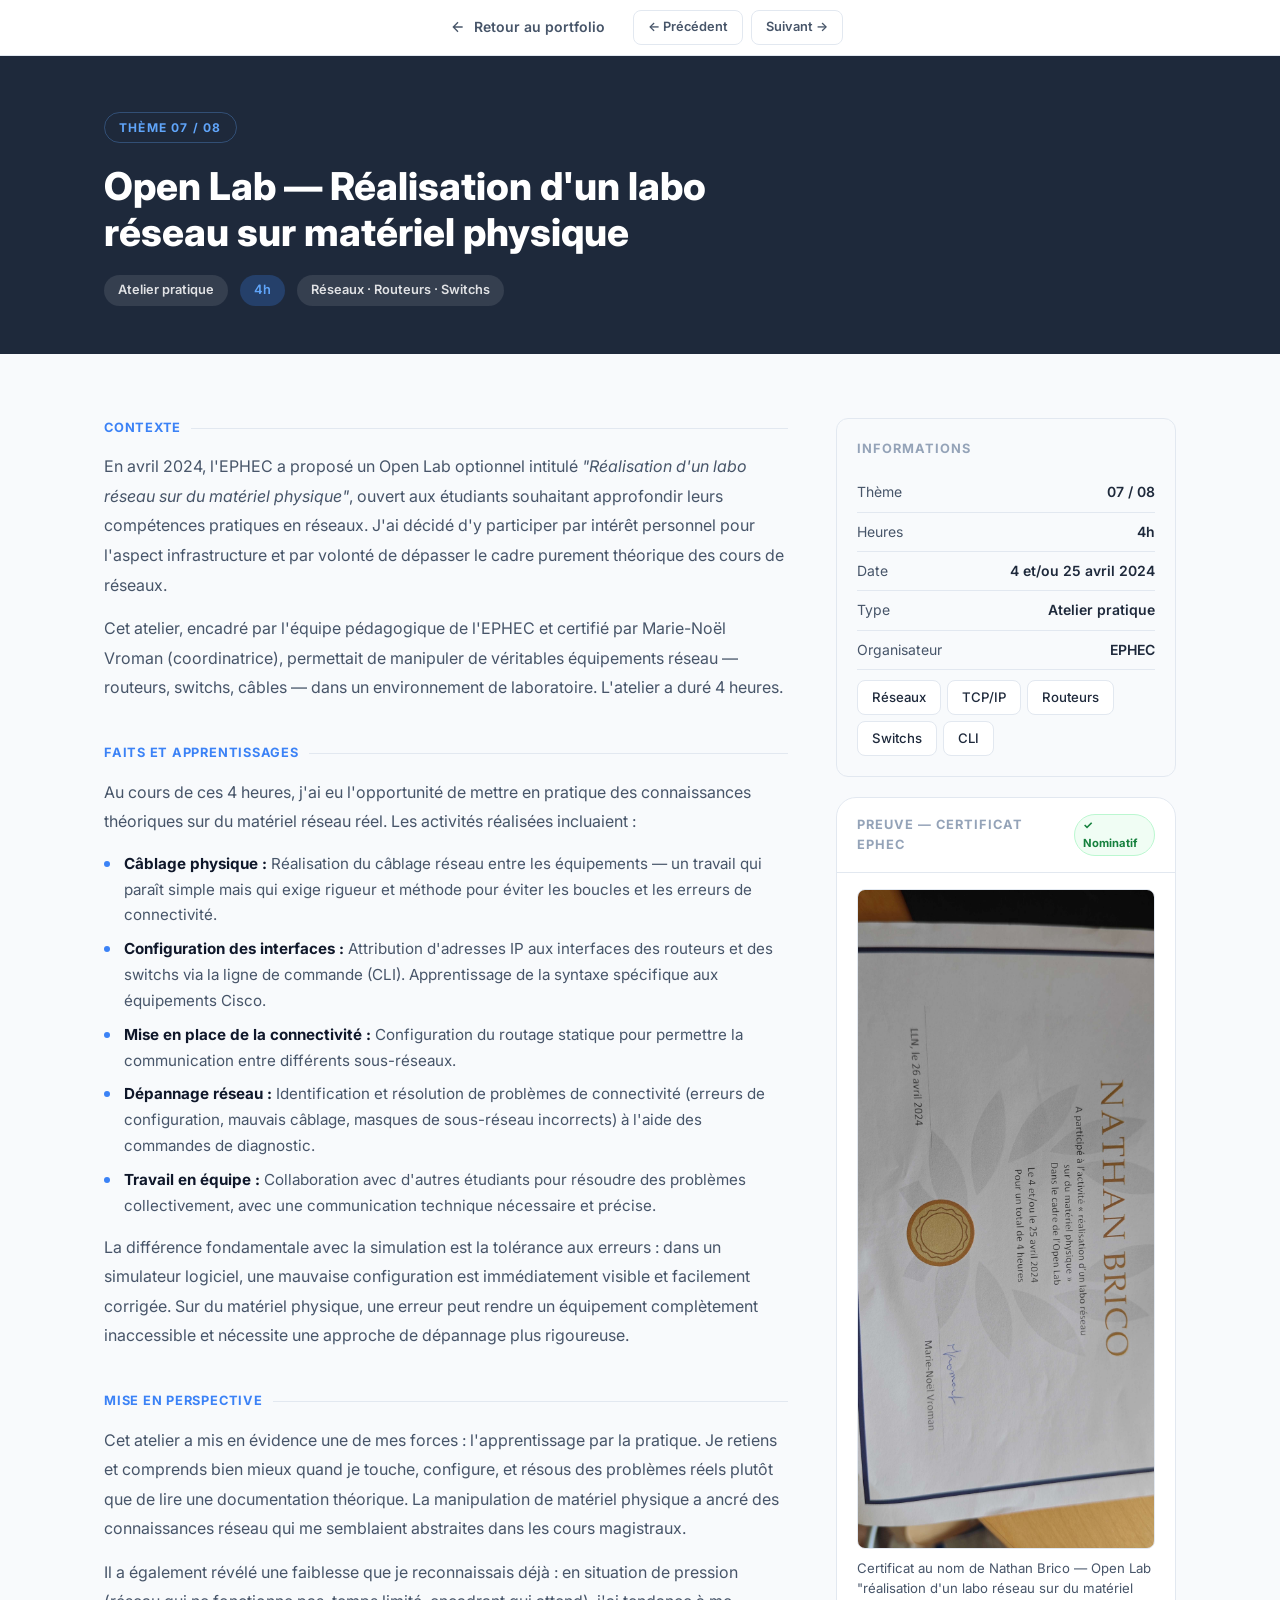
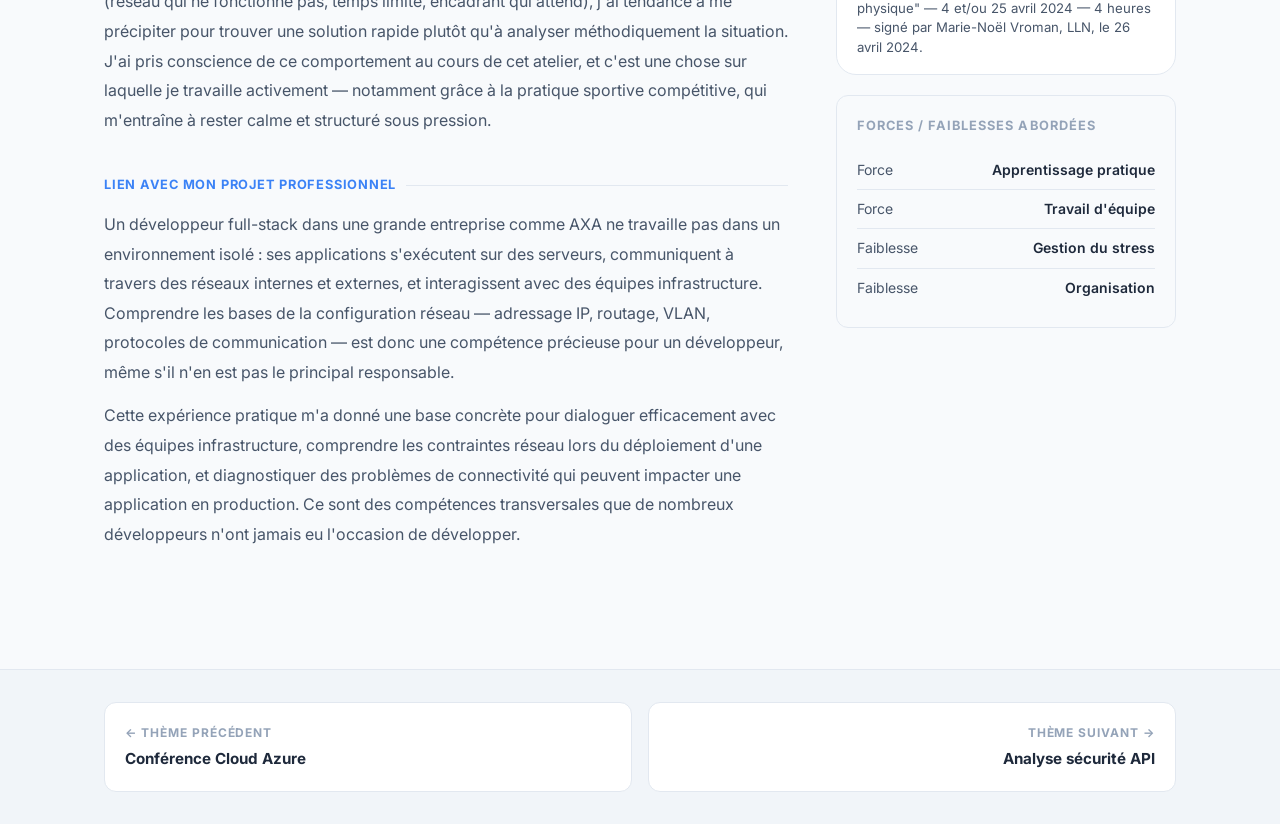
<file: analyses/theme-7.html>
<!DOCTYPE html>
<html lang="fr">
<head>
  <meta charset="UTF-8">
  <meta name="viewport" content="width=device-width, initial-scale=1.0">
  <title>Thème 7 — Open Lab Réseau | Nathan Brico</title>
  <link rel="preconnect" href="https://fonts.googleapis.com">
  <link href="https://fonts.googleapis.com/css2?family=Inter:wght@300;400;500;600;700;800&display=swap" rel="stylesheet">
  <link rel="stylesheet" href="../css/style.css">
  <link rel="stylesheet" href="analyse.css">
</head>
<body>

  <nav class="analyse-nav">
    <div class="nav-inner container">
      <a href="../index.html#activites" class="back-link">
        <svg width="16" height="16" viewBox="0 0 24 24" fill="none" stroke="currentColor" stroke-width="2"><path d="M19 12H5M12 19l-7-7 7-7"/></svg>
        Retour au portfolio
      </a>
      <div class="theme-nav-btns">
        <a href="theme-6.html">← Précédent</a>
        <a href="theme-8.html">Suivant →</a>
      </div>
    </div>
  </nav>

  <header class="analyse-hero">
    <div class="container">
      <span class="theme-badge">Thème 07 / 08</span>
      <h1>Open Lab — Réalisation d'un labo réseau sur matériel physique</h1>
      <div class="analyse-meta">
        <span class="meta-pill">Atelier pratique</span>
        <span class="meta-pill hours">4h</span>
        <span class="meta-pill">Réseaux · Routeurs · Switchs</span>
      </div>
    </div>
  </header>

  <div class="container">
    <div class="analyse-body">

      <article class="analyse-article">

        <div class="analyse-section">
          <h2>Contexte</h2>
          <p>En avril 2024, l'EPHEC a proposé un Open Lab optionnel intitulé <em>"Réalisation d'un labo réseau sur du matériel physique"</em>, ouvert aux étudiants souhaitant approfondir leurs compétences pratiques en réseaux. J'ai décidé d'y participer par intérêt personnel pour l'aspect infrastructure et par volonté de dépasser le cadre purement théorique des cours de réseaux.</p>
          <p>Cet atelier, encadré par l'équipe pédagogique de l'EPHEC et certifié par Marie-Noël Vroman (coordinatrice), permettait de manipuler de véritables équipements réseau — routeurs, switchs, câbles — dans un environnement de laboratoire. L'atelier a duré 4 heures.</p>
        </div>

        <div class="analyse-section">
          <h2>Faits et apprentissages</h2>
          <p>Au cours de ces 4 heures, j'ai eu l'opportunité de mettre en pratique des connaissances théoriques sur du matériel réseau réel. Les activités réalisées incluaient :</p>
          <ul>
            <li><strong>Câblage physique :</strong> Réalisation du câblage réseau entre les équipements — un travail qui paraît simple mais qui exige rigueur et méthode pour éviter les boucles et les erreurs de connectivité.</li>
            <li><strong>Configuration des interfaces :</strong> Attribution d'adresses IP aux interfaces des routeurs et des switchs via la ligne de commande (CLI). Apprentissage de la syntaxe spécifique aux équipements Cisco.</li>
            <li><strong>Mise en place de la connectivité :</strong> Configuration du routage statique pour permettre la communication entre différents sous-réseaux.</li>
            <li><strong>Dépannage réseau :</strong> Identification et résolution de problèmes de connectivité (erreurs de configuration, mauvais câblage, masques de sous-réseau incorrects) à l'aide des commandes de diagnostic.</li>
            <li><strong>Travail en équipe :</strong> Collaboration avec d'autres étudiants pour résoudre des problèmes collectivement, avec une communication technique nécessaire et précise.</li>
          </ul>
          <p>La différence fondamentale avec la simulation est la tolérance aux erreurs : dans un simulateur logiciel, une mauvaise configuration est immédiatement visible et facilement corrigée. Sur du matériel physique, une erreur peut rendre un équipement complètement inaccessible et nécessite une approche de dépannage plus rigoureuse.</p>
        </div>

        <div class="analyse-section">
          <h2>Mise en perspective</h2>
          <p>Cet atelier a mis en évidence une de mes forces : l'apprentissage par la pratique. Je retiens et comprends bien mieux quand je touche, configure, et résous des problèmes réels plutôt que de lire une documentation théorique. La manipulation de matériel physique a ancré des connaissances réseau qui me semblaient abstraites dans les cours magistraux.</p>
          <p>Il a également révélé une faiblesse que je reconnaissais déjà : en situation de pression (réseau qui ne fonctionne pas, temps limité, encadrant qui attend), j'ai tendance à me précipiter pour trouver une solution rapide plutôt qu'à analyser méthodiquement la situation. J'ai pris conscience de ce comportement au cours de cet atelier, et c'est une chose sur laquelle je travaille activement — notamment grâce à la pratique sportive compétitive, qui m'entraîne à rester calme et structuré sous pression.</p>
        </div>

        <div class="analyse-section">
          <h2>Lien avec mon projet professionnel</h2>
          <p>Un développeur full-stack dans une grande entreprise comme AXA ne travaille pas dans un environnement isolé : ses applications s'exécutent sur des serveurs, communiquent à travers des réseaux internes et externes, et interagissent avec des équipes infrastructure. Comprendre les bases de la configuration réseau — adressage IP, routage, VLAN, protocoles de communication — est donc une compétence précieuse pour un développeur, même s'il n'en est pas le principal responsable.</p>
          <p>Cette expérience pratique m'a donné une base concrète pour dialoguer efficacement avec des équipes infrastructure, comprendre les contraintes réseau lors du déploiement d'une application, et diagnostiquer des problèmes de connectivité qui peuvent impacter une application en production. Ce sont des compétences transversales que de nombreux développeurs n'ont jamais eu l'occasion de développer.</p>
        </div>

      </article>

      <aside class="analyse-sidebar">
        <div class="info-card">
          <h4>Informations</h4>
          <div class="info-row"><span>Thème</span><span>07 / 08</span></div>
          <div class="info-row"><span>Heures</span><span>4h</span></div>
          <div class="info-row"><span>Date</span><span>4 et/ou 25 avril 2024</span></div>
          <div class="info-row"><span>Type</span><span>Atelier pratique</span></div>
          <div class="info-row"><span>Organisateur</span><span>EPHEC</span></div>
          <div class="skill-tag-row">
            <span class="tag">Réseaux</span>
            <span class="tag">TCP/IP</span>
            <span class="tag">Routeurs</span>
            <span class="tag">Switchs</span>
            <span class="tag">CLI</span>
          </div>
        </div>

        <div class="proof-card">
          <div class="proof-card-header">
            <h4>Preuve — Certificat EPHEC</h4>
            <span class="proof-verified">✓ Nominatif</span>
          </div>
          <div class="proof-card-body">
            <img src="../assets/preuve-openlab.jpg" alt="Certificat Open Lab — NATHAN BRICO — réalisation d'un labo réseau sur du matériel physique — 4 heures — signé Marie-Noël Vroman — 26 avril 2024">
            <p>Certificat au nom de Nathan Brico — Open Lab "réalisation d'un labo réseau sur du matériel physique" — 4 et/ou 25 avril 2024 — 4 heures — signé par Marie-Noël Vroman, LLN, le 26 avril 2024.</p>
          </div>
        </div>

        <div class="info-card">
          <h4>Forces / Faiblesses abordées</h4>
          <div class="info-row"><span>Force</span><span>Apprentissage pratique</span></div>
          <div class="info-row"><span>Force</span><span>Travail d'équipe</span></div>
          <div class="info-row"><span>Faiblesse</span><span>Gestion du stress</span></div>
          <div class="info-row"><span>Faiblesse</span><span>Organisation</span></div>
        </div>
      </aside>

    </div>
  </div>

  <section class="analyse-theme-nav">
    <div class="container">
      <div class="theme-nav-grid">
        <a href="theme-6.html" class="theme-nav-card">
          <span class="direction">← Thème précédent</span>
          <span class="title">Conférence Cloud Azure</span>
        </a>
        <a href="theme-8.html" class="theme-nav-card next">
          <span class="direction">Thème suivant →</span>
          <span class="title">Analyse sécurité API</span>
        </a>
      </div>
    </div>
  </section>

</body>
</html>
</file>
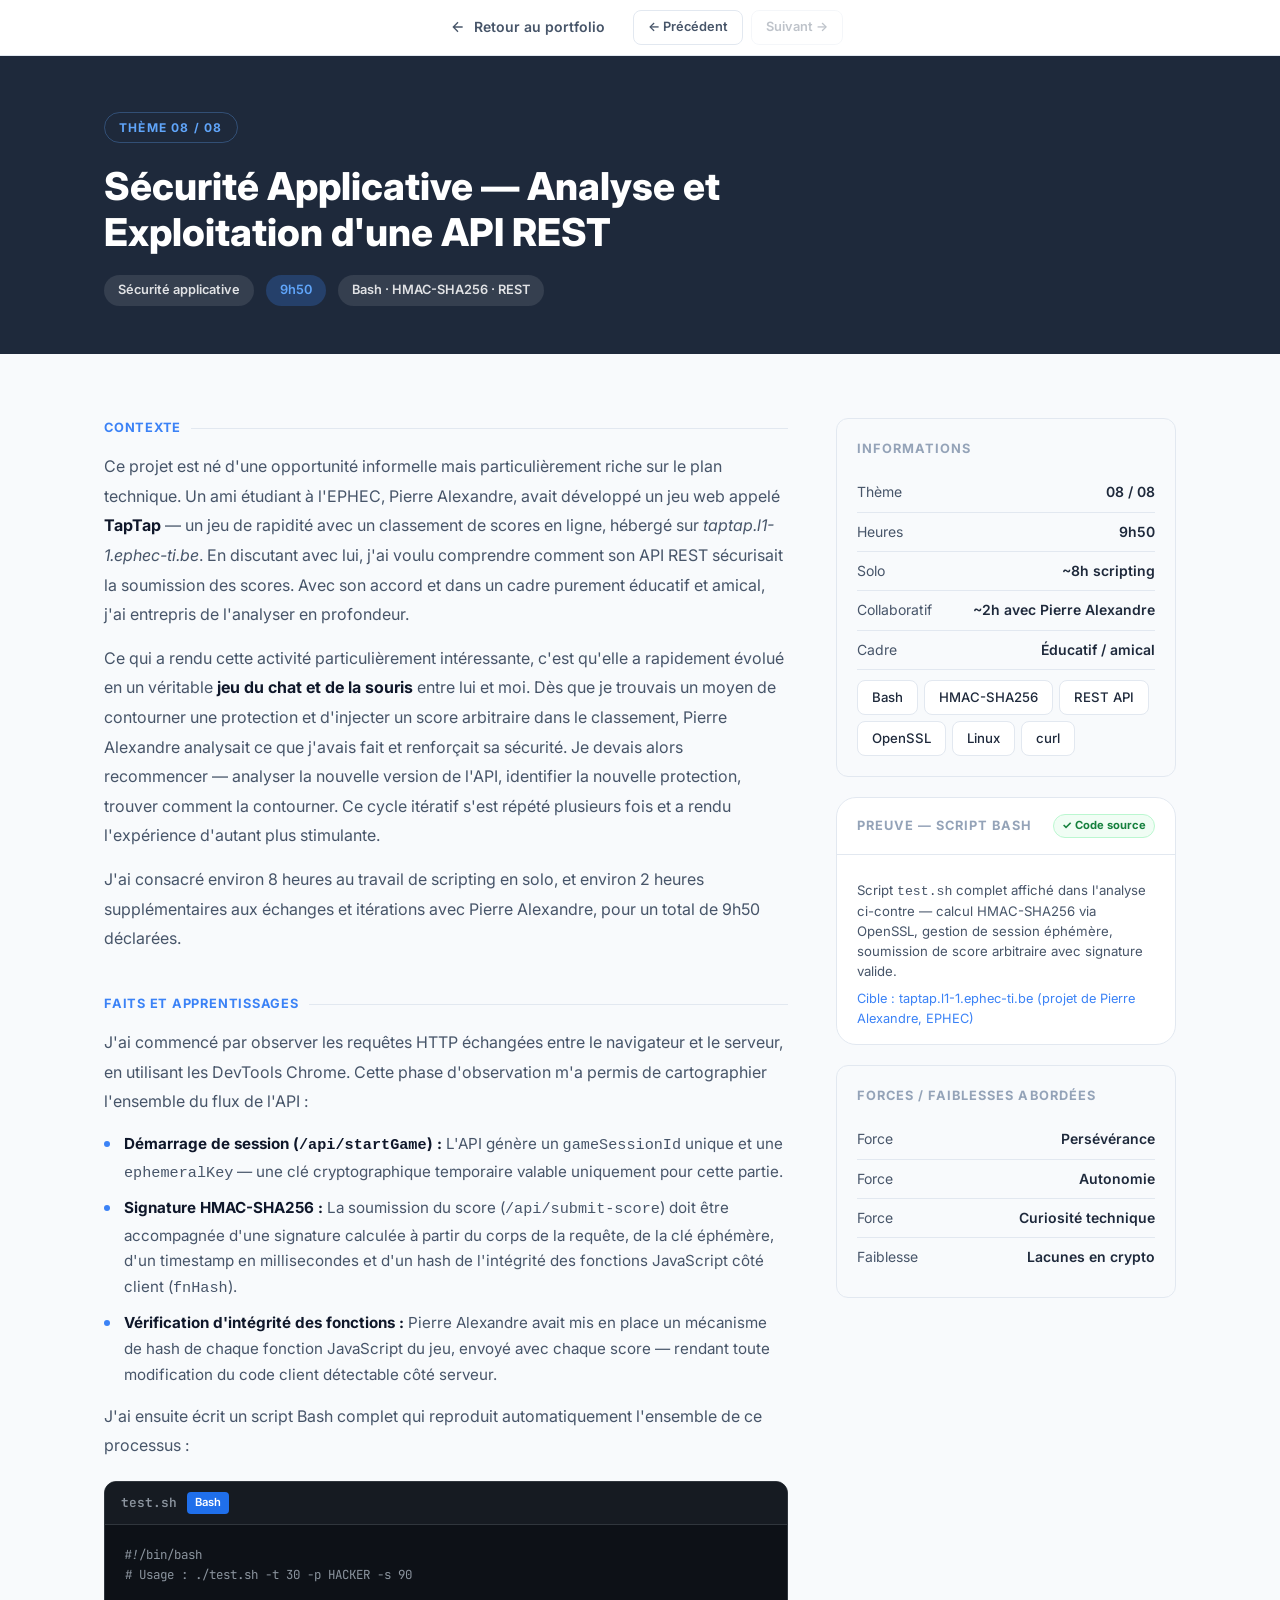
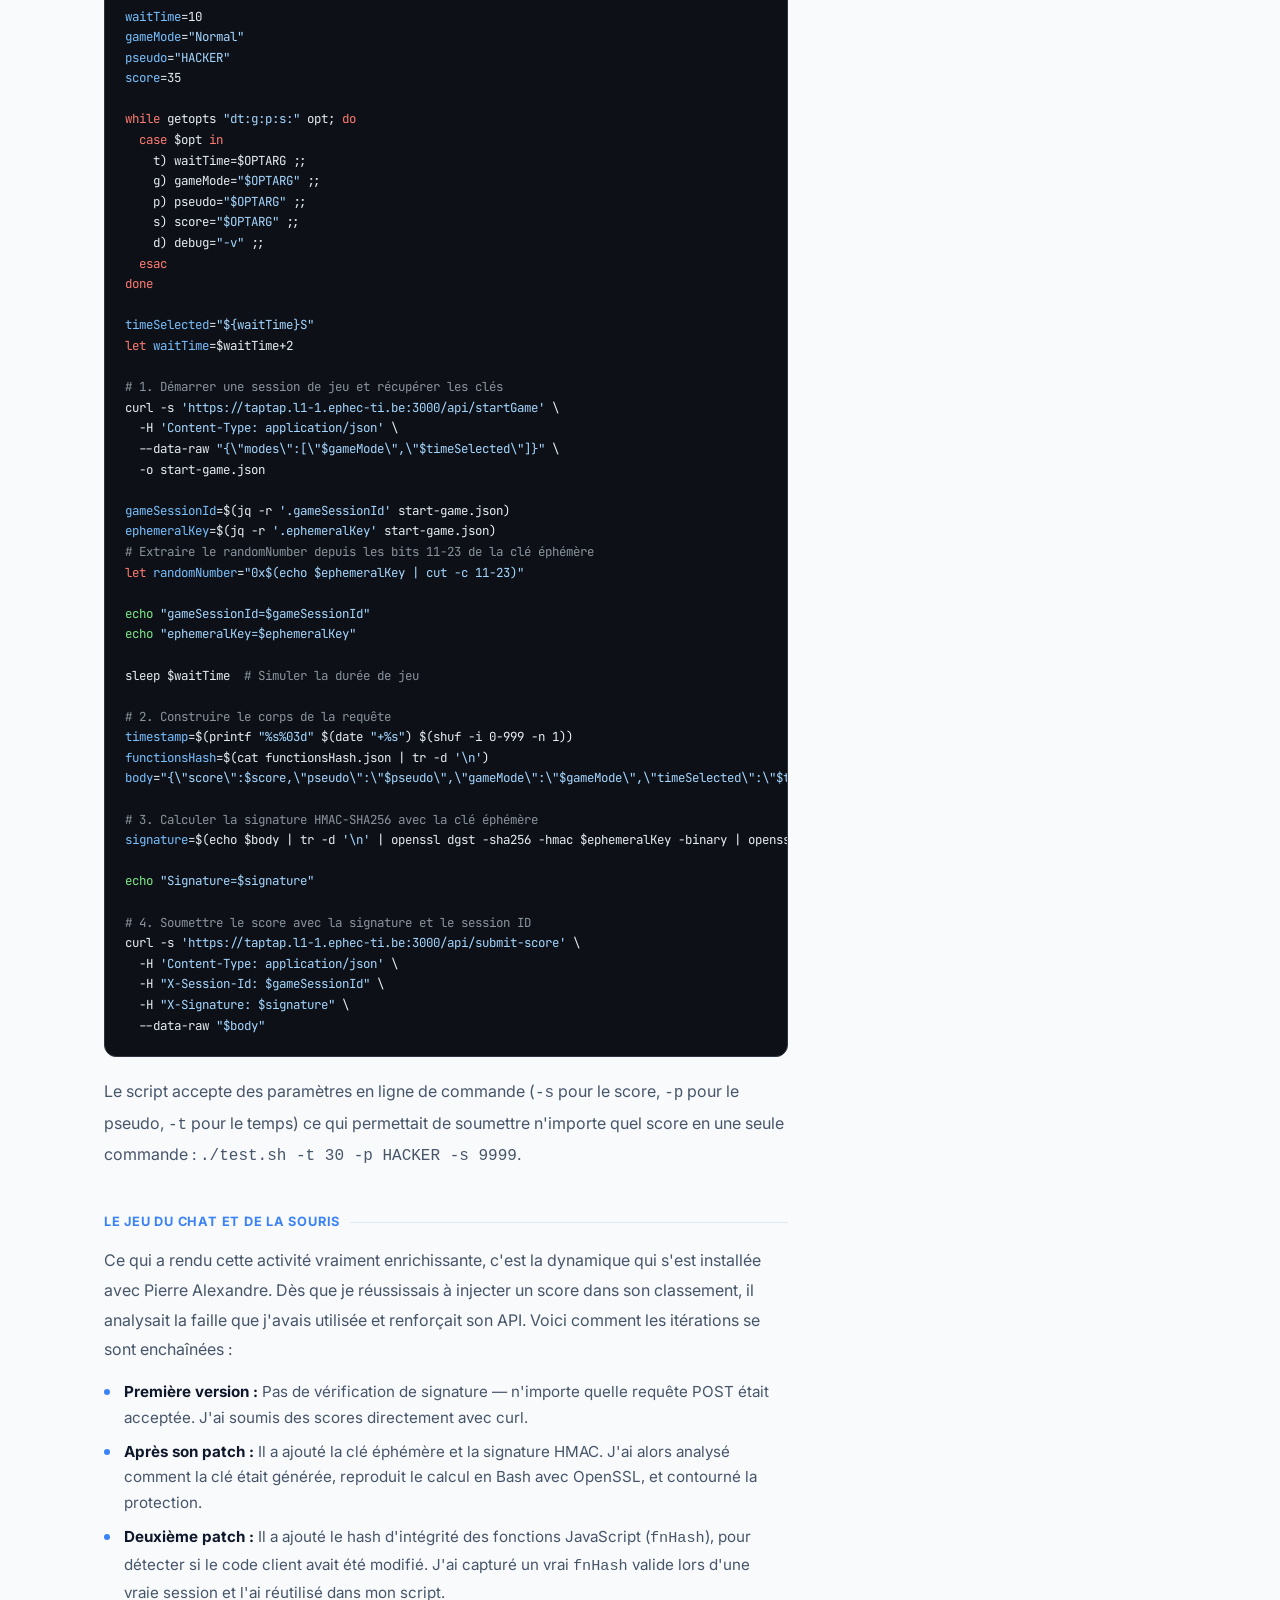
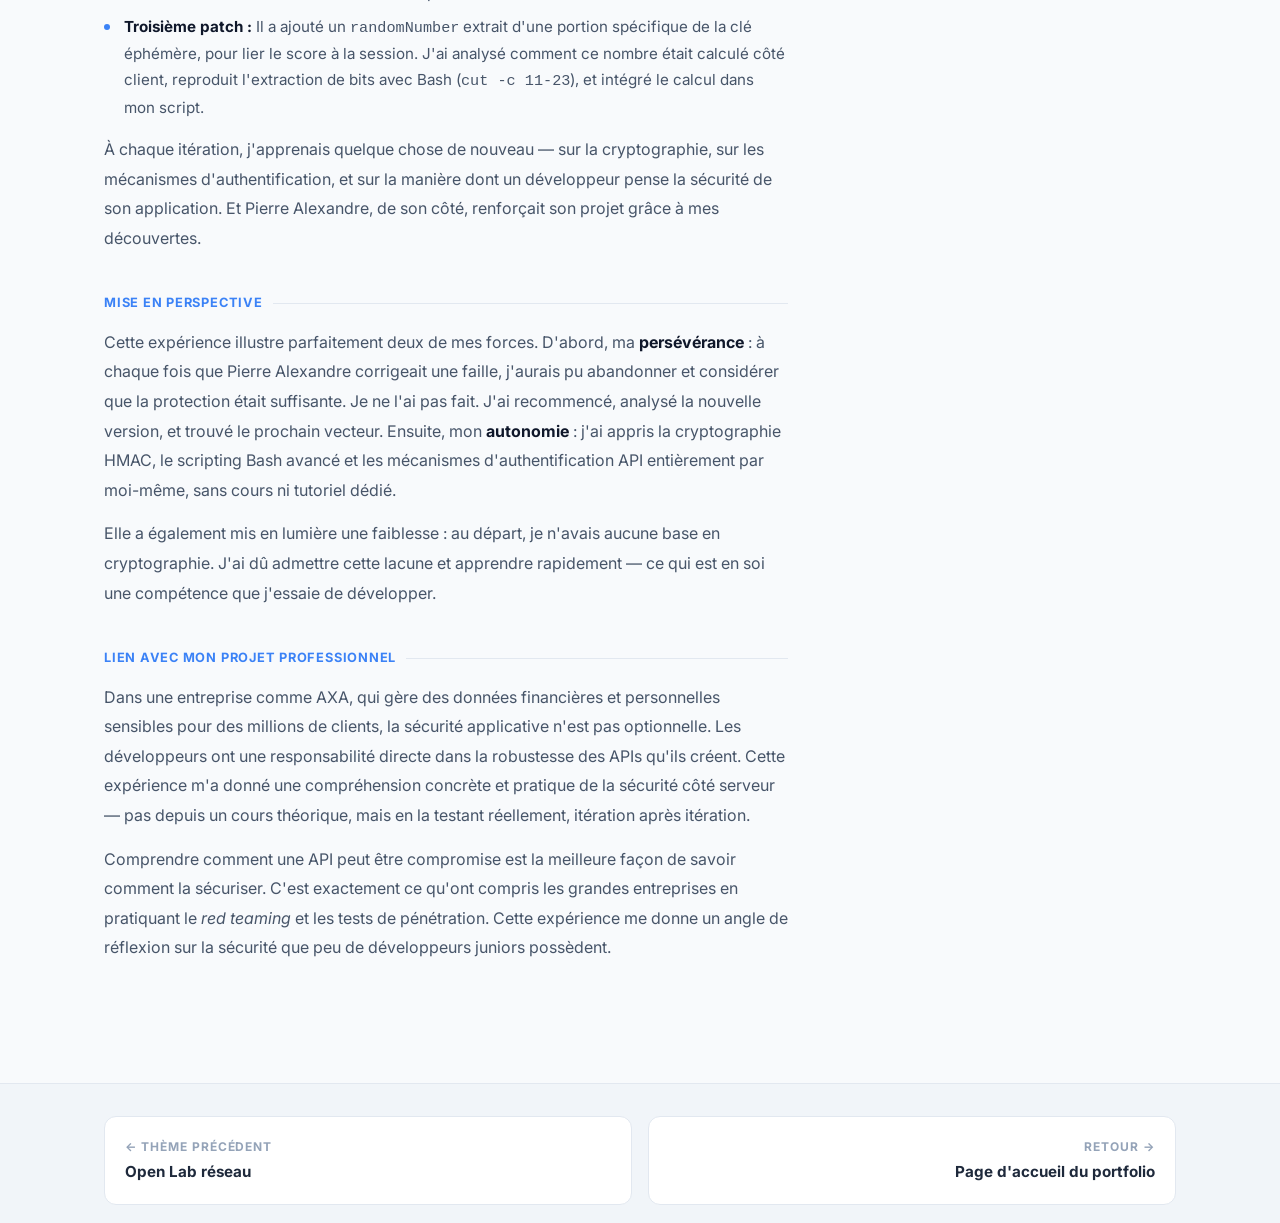
<file: analyses/theme-8.html>
<!DOCTYPE html>
<html lang="fr">
<head>
  <meta charset="UTF-8">
  <meta name="viewport" content="width=device-width, initial-scale=1.0">
  <title>Thème 8 — Analyse Sécurité API | Nathan Brico</title>
  <link rel="preconnect" href="https://fonts.googleapis.com">
  <link href="https://fonts.googleapis.com/css2?family=Inter:wght@300;400;500;600;700;800&family=JetBrains+Mono:wght@400;500&display=swap" rel="stylesheet">
  <link rel="stylesheet" href="../css/style.css">
  <link rel="stylesheet" href="analyse.css">
  <style>
    .code-block {
      background: #0d1117;
      border: 1px solid #30363d;
      border-radius: 12px;
      overflow: hidden;
      margin: 20px 0;
    }
    .code-block-header {
      background: #161b22;
      border-bottom: 1px solid #30363d;
      padding: 10px 16px;
      display: flex;
      align-items: center;
      gap: 10px;
    }
    .code-block-header span {
      font-size: .8rem;
      font-weight: 600;
      color: #8b949e;
      font-family: 'JetBrains Mono', monospace;
    }
    .code-block-header .lang-badge {
      background: #1f6feb;
      color: #fff;
      font-size: .7rem;
      padding: 2px 8px;
      border-radius: 4px;
      font-family: 'Inter', sans-serif;
    }
    .code-block pre {
      margin: 0;
      padding: 20px;
      overflow-x: auto;
      font-family: 'JetBrains Mono', monospace;
      font-size: .78rem;
      line-height: 1.65;
      color: #e6edf3;
    }
    .cm { color: #8b949e; }
    .ck { color: #ff7b72; }
    .cv { color: #79c0ff; }
    .cs { color: #a5d6ff; }
    .cn { color: #ffa657; }
    .co { color: #7ee787; }
  </style>
</head>
<body>

  <nav class="analyse-nav">
    <div class="nav-inner container">
      <a href="../index.html#activites" class="back-link">
        <svg width="16" height="16" viewBox="0 0 24 24" fill="none" stroke="currentColor" stroke-width="2"><path d="M19 12H5M12 19l-7-7 7-7"/></svg>
        Retour au portfolio
      </a>
      <div class="theme-nav-btns">
        <a href="theme-7.html">← Précédent</a>
        <a href="#" class="disabled">Suivant →</a>
      </div>
    </div>
  </nav>

  <header class="analyse-hero">
    <div class="container">
      <span class="theme-badge">Thème 08 / 08</span>
      <h1>Sécurité Applicative — Analyse et Exploitation d'une API REST</h1>
      <div class="analyse-meta">
        <span class="meta-pill">Sécurité applicative</span>
        <span class="meta-pill hours">9h50</span>
        <span class="meta-pill">Bash · HMAC-SHA256 · REST</span>
      </div>
    </div>
  </header>

  <div class="container">
    <div class="analyse-body">

      <article class="analyse-article">

        <div class="analyse-section">
          <h2>Contexte</h2>
          <p>Ce projet est né d'une opportunité informelle mais particulièrement riche sur le plan technique. Un ami étudiant à l'EPHEC, Pierre Alexandre, avait développé un jeu web appelé <strong>TapTap</strong> — un jeu de rapidité avec un classement de scores en ligne, hébergé sur <em>taptap.l1-1.ephec-ti.be</em>. En discutant avec lui, j'ai voulu comprendre comment son API REST sécurisait la soumission des scores. Avec son accord et dans un cadre purement éducatif et amical, j'ai entrepris de l'analyser en profondeur.</p>
          <p>Ce qui a rendu cette activité particulièrement intéressante, c'est qu'elle a rapidement évolué en un véritable <strong>jeu du chat et de la souris</strong> entre lui et moi. Dès que je trouvais un moyen de contourner une protection et d'injecter un score arbitraire dans le classement, Pierre Alexandre analysait ce que j'avais fait et renforçait sa sécurité. Je devais alors recommencer — analyser la nouvelle version de l'API, identifier la nouvelle protection, trouver comment la contourner. Ce cycle itératif s'est répété plusieurs fois et a rendu l'expérience d'autant plus stimulante.</p>
          <p>J'ai consacré environ 8 heures au travail de scripting en solo, et environ 2 heures supplémentaires aux échanges et itérations avec Pierre Alexandre, pour un total de 9h50 déclarées.</p>
        </div>

        <div class="analyse-section">
          <h2>Faits et apprentissages</h2>
          <p>J'ai commencé par observer les requêtes HTTP échangées entre le navigateur et le serveur, en utilisant les DevTools Chrome. Cette phase d'observation m'a permis de cartographier l'ensemble du flux de l'API :</p>
          <ul>
            <li><strong>Démarrage de session (<code>/api/startGame</code>) :</strong> L'API génère un <code>gameSessionId</code> unique et une <code>ephemeralKey</code> — une clé cryptographique temporaire valable uniquement pour cette partie.</li>
            <li><strong>Signature HMAC-SHA256 :</strong> La soumission du score (<code>/api/submit-score</code>) doit être accompagnée d'une signature calculée à partir du corps de la requête, de la clé éphémère, d'un timestamp en millisecondes et d'un hash de l'intégrité des fonctions JavaScript côté client (<code>fnHash</code>).</li>
            <li><strong>Vérification d'intégrité des fonctions :</strong> Pierre Alexandre avait mis en place un mécanisme de hash de chaque fonction JavaScript du jeu, envoyé avec chaque score — rendant toute modification du code client détectable côté serveur.</li>
          </ul>
          <p>J'ai ensuite écrit un script Bash complet qui reproduit automatiquement l'ensemble de ce processus :</p>

          <div class="code-block">
            <div class="code-block-header">
              <span>test.sh</span>
              <span class="lang-badge">Bash</span>
            </div>
            <pre><span class="cm">#!/bin/bash
# Usage : ./test.sh -t 30 -p HACKER -s 90</span>

<span class="cv">waitTime</span>=10
<span class="cv">gameMode</span>=<span class="cs">"Normal"</span>
<span class="cv">pseudo</span>=<span class="cs">"HACKER"</span>
<span class="cv">score</span>=35

<span class="ck">while</span> getopts <span class="cs">"dt:g:p:s:"</span> opt; <span class="ck">do</span>
  <span class="ck">case</span> $opt <span class="ck">in</span>
    t) waitTime=$OPTARG ;;
    g) gameMode=<span class="cs">"$OPTARG"</span> ;;
    p) pseudo=<span class="cs">"$OPTARG"</span> ;;
    s) score=<span class="cs">"$OPTARG"</span> ;;
    d) debug=<span class="cs">"-v"</span> ;;
  <span class="ck">esac</span>
<span class="ck">done</span>

<span class="cv">timeSelected</span>=<span class="cs">"${waitTime}S"</span>
<span class="ck">let</span> <span class="cv">waitTime</span>=$waitTime+2

<span class="cm"># 1. Démarrer une session de jeu et récupérer les clés</span>
curl -s <span class="cs">'https://taptap.l1-1.ephec-ti.be:3000/api/startGame'</span> \
  -H <span class="cs">'Content-Type: application/json'</span> \
  --data-raw <span class="cs">"{\"modes\":[\"$gameMode\",\"$timeSelected\"]}"</span> \
  -o start-game.json

<span class="cv">gameSessionId</span>=$(jq -r <span class="cs">'.gameSessionId'</span> start-game.json)
<span class="cv">ephemeralKey</span>=$(jq -r <span class="cs">'.ephemeralKey'</span> start-game.json)
<span class="cm"># Extraire le randomNumber depuis les bits 11-23 de la clé éphémère</span>
<span class="ck">let</span> <span class="cv">randomNumber</span>=<span class="cs">"0x$(echo $ephemeralKey | cut -c 11-23)"</span>

<span class="co">echo</span> <span class="cs">"gameSessionId=$gameSessionId"</span>
<span class="co">echo</span> <span class="cs">"ephemeralKey=$ephemeralKey"</span>

sleep $waitTime  <span class="cm"># Simuler la durée de jeu</span>

<span class="cm"># 2. Construire le corps de la requête</span>
<span class="cv">timestamp</span>=$(printf <span class="cs">"%s%03d"</span> $(date <span class="cs">"+%s"</span>) $(shuf -i 0-999 -n 1))
<span class="cv">functionsHash</span>=$(cat functionsHash.json | tr -d <span class="cs">'\n'</span>)
<span class="cv">body</span>=<span class="cs">"{\"score\":$score,\"pseudo\":\"$pseudo\",\"gameMode\":\"$gameMode\",\"timeSelected\":\"$timeSelected\",\"timestamp\":$timestamp,\"fnHash\":$functionsHash,\"randomNumber\":$randomNumber}"</span>

<span class="cm"># 3. Calculer la signature HMAC-SHA256 avec la clé éphémère</span>
<span class="cv">signature</span>=$(echo $body | tr -d <span class="cs">'\n'</span> | openssl dgst -sha256 -hmac $ephemeralKey -binary | openssl base64 -e -A)

<span class="co">echo</span> <span class="cs">"Signature=$signature"</span>

<span class="cm"># 4. Soumettre le score avec la signature et le session ID</span>
curl -s <span class="cs">'https://taptap.l1-1.ephec-ti.be:3000/api/submit-score'</span> \
  -H <span class="cs">'Content-Type: application/json'</span> \
  -H <span class="cs">"X-Session-Id: $gameSessionId"</span> \
  -H <span class="cs">"X-Signature: $signature"</span> \
  --data-raw <span class="cs">"$body"</span></pre>
          </div>

          <p>Le script accepte des paramètres en ligne de commande (<code>-s</code> pour le score, <code>-p</code> pour le pseudo, <code>-t</code> pour le temps) ce qui permettait de soumettre n'importe quel score en une seule commande : <code>./test.sh -t 30 -p HACKER -s 9999</code>.</p>
        </div>

        <div class="analyse-section">
          <h2>Le jeu du chat et de la souris</h2>
          <p>Ce qui a rendu cette activité vraiment enrichissante, c'est la dynamique qui s'est installée avec Pierre Alexandre. Dès que je réussissais à injecter un score dans son classement, il analysait la faille que j'avais utilisée et renforçait son API. Voici comment les itérations se sont enchaînées :</p>
          <ul>
            <li><strong>Première version :</strong> Pas de vérification de signature — n'importe quelle requête POST était acceptée. J'ai soumis des scores directement avec curl.</li>
            <li><strong>Après son patch :</strong> Il a ajouté la clé éphémère et la signature HMAC. J'ai alors analysé comment la clé était générée, reproduit le calcul en Bash avec OpenSSL, et contourné la protection.</li>
            <li><strong>Deuxième patch :</strong> Il a ajouté le hash d'intégrité des fonctions JavaScript (<code>fnHash</code>), pour détecter si le code client avait été modifié. J'ai capturé un vrai <code>fnHash</code> valide lors d'une vraie session et l'ai réutilisé dans mon script.</li>
            <li><strong>Troisième patch :</strong> Il a ajouté un <code>randomNumber</code> extrait d'une portion spécifique de la clé éphémère, pour lier le score à la session. J'ai analysé comment ce nombre était calculé côté client, reproduit l'extraction de bits avec Bash (<code>cut -c 11-23</code>), et intégré le calcul dans mon script.</li>
          </ul>
          <p>À chaque itération, j'apprenais quelque chose de nouveau — sur la cryptographie, sur les mécanismes d'authentification, et sur la manière dont un développeur pense la sécurité de son application. Et Pierre Alexandre, de son côté, renforçait son projet grâce à mes découvertes.</p>
        </div>

        <div class="analyse-section">
          <h2>Mise en perspective</h2>
          <p>Cette expérience illustre parfaitement deux de mes forces. D'abord, ma <strong>persévérance</strong> : à chaque fois que Pierre Alexandre corrigeait une faille, j'aurais pu abandonner et considérer que la protection était suffisante. Je ne l'ai pas fait. J'ai recommencé, analysé la nouvelle version, et trouvé le prochain vecteur. Ensuite, mon <strong>autonomie</strong> : j'ai appris la cryptographie HMAC, le scripting Bash avancé et les mécanismes d'authentification API entièrement par moi-même, sans cours ni tutoriel dédié.</p>
          <p>Elle a également mis en lumière une faiblesse : au départ, je n'avais aucune base en cryptographie. J'ai dû admettre cette lacune et apprendre rapidement — ce qui est en soi une compétence que j'essaie de développer.</p>
        </div>

        <div class="analyse-section">
          <h2>Lien avec mon projet professionnel</h2>
          <p>Dans une entreprise comme AXA, qui gère des données financières et personnelles sensibles pour des millions de clients, la sécurité applicative n'est pas optionnelle. Les développeurs ont une responsabilité directe dans la robustesse des APIs qu'ils créent. Cette expérience m'a donné une compréhension concrète et pratique de la sécurité côté serveur — pas depuis un cours théorique, mais en la testant réellement, itération après itération.</p>
          <p>Comprendre comment une API peut être compromise est la meilleure façon de savoir comment la sécuriser. C'est exactement ce qu'ont compris les grandes entreprises en pratiquant le <em>red teaming</em> et les tests de pénétration. Cette expérience me donne un angle de réflexion sur la sécurité que peu de développeurs juniors possèdent.</p>
        </div>

      </article>

      <aside class="analyse-sidebar">
        <div class="info-card">
          <h4>Informations</h4>
          <div class="info-row"><span>Thème</span><span>08 / 08</span></div>
          <div class="info-row"><span>Heures</span><span>9h50</span></div>
          <div class="info-row"><span>Solo</span><span>~8h scripting</span></div>
          <div class="info-row"><span>Collaboratif</span><span>~2h avec Pierre Alexandre</span></div>
          <div class="info-row"><span>Cadre</span><span>Éducatif / amical</span></div>
          <div class="skill-tag-row">
            <span class="tag">Bash</span>
            <span class="tag">HMAC-SHA256</span>
            <span class="tag">REST API</span>
            <span class="tag">OpenSSL</span>
            <span class="tag">Linux</span>
            <span class="tag">curl</span>
          </div>
        </div>

        <div class="proof-card">
          <div class="proof-card-header">
            <h4>Preuve — Script Bash</h4>
            <span class="proof-verified">✓ Code source</span>
          </div>
          <div class="proof-card-body">
            <p>Script <code>test.sh</code> complet affiché dans l'analyse ci-contre — calcul HMAC-SHA256 via OpenSSL, gestion de session éphémère, soumission de score arbitraire avec signature valide.</p>
            <p style="margin-top:8px; font-size:.8rem; color:var(--accent);">Cible : taptap.l1-1.ephec-ti.be (projet de Pierre Alexandre, EPHEC)</p>
          </div>
        </div>

        <div class="info-card">
          <h4>Forces / Faiblesses abordées</h4>
          <div class="info-row"><span>Force</span><span>Persévérance</span></div>
          <div class="info-row"><span>Force</span><span>Autonomie</span></div>
          <div class="info-row"><span>Force</span><span>Curiosité technique</span></div>
          <div class="info-row"><span>Faiblesse</span><span>Lacunes en crypto</span></div>
        </div>
      </aside>

    </div>
  </div>

  <section class="analyse-theme-nav">
    <div class="container">
      <div class="theme-nav-grid">
        <a href="theme-7.html" class="theme-nav-card">
          <span class="direction">← Thème précédent</span>
          <span class="title">Open Lab réseau</span>
        </a>
        <a href="../index.html" class="theme-nav-card next">
          <span class="direction">Retour →</span>
          <span class="title">Page d'accueil du portfolio</span>
        </a>
      </div>
    </div>
  </section>

</body>
</html>
</file>
<file: css/style.css>
/* ============================================================
   VARIABLES & RESET
   ============================================================ */
:root {
  --primary: #1e293b;
  --primary-light: #334155;
  --accent: #3b82f6;
  --accent-light: #60a5fa;
  --accent-glow: rgba(59, 130, 246, 0.15);
  --bg: #f8fafc;
  --bg-alt: #f1f5f9;
  --card: #ffffff;
  --border: #e2e8f0;
  --text: #0f172a;
  --text-mid: #475569;
  --text-light: #94a3b8;
  --radius: 12px;
  --radius-lg: 20px;
  --shadow: 0 1px 3px rgba(0,0,0,.06), 0 4px 16px rgba(0,0,0,.06);
  --shadow-hover: 0 8px 32px rgba(59,130,246,.12), 0 2px 8px rgba(0,0,0,.08);
  --transition: .25s cubic-bezier(.4,0,.2,1);
  --nav-h: 64px;
}

*, *::before, *::after { box-sizing: border-box; margin: 0; padding: 0; }

html { scroll-behavior: smooth; scroll-padding-top: var(--nav-h); }

body {
  font-family: 'Inter', system-ui, sans-serif;
  background: var(--bg);
  color: var(--text);
  line-height: 1.6;
  overflow-x: hidden;
}

img { max-width: 100%; display: block; }
a { text-decoration: none; color: inherit; }
ul { list-style: none; }
button { border: none; cursor: pointer; background: none; font-family: inherit; }

/* ============================================================
   LAYOUT
   ============================================================ */
.container {
  max-width: 1120px;
  margin: 0 auto;
  padding: 0 24px;
}

section {
  padding: 96px 0;
}

.section-tag {
  display: inline-block;
  font-size: .75rem;
  font-weight: 600;
  letter-spacing: .1em;
  text-transform: uppercase;
  color: var(--accent);
  background: var(--accent-glow);
  padding: 4px 12px;
  border-radius: 99px;
  margin-bottom: 12px;
}

section h2 {
  font-size: clamp(1.75rem, 4vw, 2.5rem);
  font-weight: 800;
  color: var(--primary);
  margin-bottom: 16px;
}

.section-desc {
  color: var(--text-mid);
  font-size: 1.05rem;
  max-width: 600px;
  margin-bottom: 48px;
}

/* ============================================================
   BUTTONS
   ============================================================ */
.btn {
  display: inline-flex;
  align-items: center;
  gap: 8px;
  padding: 12px 28px;
  border-radius: var(--radius);
  font-size: .95rem;
  font-weight: 600;
  transition: var(--transition);
}

.btn-primary {
  background: var(--accent);
  color: #fff;
}
.btn-primary:hover { background: #2563eb; transform: translateY(-1px); box-shadow: 0 4px 16px rgba(59,130,246,.35); }

.btn-outline {
  border: 2px solid rgba(255,255,255,.35);
  color: #fff;
}
.btn-outline:hover { background: rgba(255,255,255,.12); transform: translateY(-1px); }

/* ============================================================
   NAVIGATION
   ============================================================ */
#navbar {
  position: fixed;
  top: 0; left: 0; right: 0;
  z-index: 100;
  height: var(--nav-h);
  background: rgba(255,255,255,.85);
  backdrop-filter: blur(12px);
  -webkit-backdrop-filter: blur(12px);
  border-bottom: 1px solid var(--border);
  transition: box-shadow var(--transition);
}

#navbar.scrolled { box-shadow: 0 2px 20px rgba(0,0,0,.08); }

.nav-inner {
  max-width: 1120px;
  margin: 0 auto;
  padding: 0 24px;
  height: 100%;
  display: flex;
  align-items: center;
  justify-content: space-between;
}

.nav-logo {
  font-size: 1.25rem;
  font-weight: 800;
  color: var(--primary);
  background: var(--accent);
  color: #fff;
  width: 40px; height: 40px;
  border-radius: 10px;
  display: flex;
  align-items: center;
  justify-content: center;
}

.nav-links {
  display: flex;
  align-items: center;
  gap: 8px;
}

.nav-links a {
  font-size: .9rem;
  font-weight: 500;
  color: var(--text-mid);
  padding: 6px 14px;
  border-radius: 8px;
  transition: var(--transition);
}

.nav-links a:hover { color: var(--primary); background: var(--bg-alt); }

.nav-links .nav-cta {
  background: var(--accent);
  color: #fff;
  padding: 8px 20px;
}
.nav-links .nav-cta:hover { background: #2563eb; color: #fff; }

.nav-toggle {
  display: none;
  flex-direction: column;
  gap: 5px;
  padding: 8px;
}
.nav-toggle span {
  display: block;
  width: 22px;
  height: 2px;
  background: var(--primary);
  border-radius: 2px;
  transition: var(--transition);
}

/* ============================================================
   HERO
   ============================================================ */
#hero {
  position: relative;
  min-height: 100vh;
  display: flex;
  align-items: center;
  justify-content: center;
  overflow: hidden;
  padding: 0;
  background: var(--primary);
}

.hero-bg {
  position: absolute;
  inset: 0;
  background: radial-gradient(ellipse 80% 60% at 60% 40%, rgba(59,130,246,.18) 0%, transparent 70%),
              radial-gradient(ellipse 50% 50% at 20% 80%, rgba(99,102,241,.12) 0%, transparent 60%);
}

/* Grid overlay */
.hero-bg::after {
  content: '';
  position: absolute;
  inset: 0;
  background-image:
    linear-gradient(rgba(255,255,255,.03) 1px, transparent 1px),
    linear-gradient(90deg, rgba(255,255,255,.03) 1px, transparent 1px);
  background-size: 60px 60px;
}

.hero-content {
  position: relative;
  z-index: 1;
  text-align: center;
  padding: 24px;
}

.hero-tag {
  display: inline-block;
  font-size: .8rem;
  font-weight: 500;
  letter-spacing: .08em;
  text-transform: uppercase;
  color: var(--accent-light);
  border: 1px solid rgba(96,165,250,.3);
  padding: 6px 16px;
  border-radius: 99px;
  margin-bottom: 28px;
}

.hero-content h1 {
  font-size: clamp(3rem, 10vw, 7rem);
  font-weight: 800;
  line-height: 1;
  color: #fff;
  margin-bottom: 20px;
  letter-spacing: -.02em;
}

.hero-accent {
  color: var(--accent);
}

.hero-subtitle {
  font-size: clamp(1rem, 2.5vw, 1.25rem);
  color: rgba(255,255,255,.6);
  margin-bottom: 40px;
  font-weight: 400;
}

.hero-buttons {
  display: flex;
  gap: 16px;
  justify-content: center;
  flex-wrap: wrap;
}

.scroll-down {
  position: absolute;
  bottom: 32px;
  left: 50%;
  transform: translateX(-50%);
  color: rgba(255,255,255,.4);
  animation: bounce 2s infinite;
  z-index: 1;
}

@keyframes bounce {
  0%, 100% { transform: translateX(-50%) translateY(0); }
  50% { transform: translateX(-50%) translateY(8px); }
}

/* ============================================================
   ABOUT
   ============================================================ */
#about { background: var(--card); }

.about-grid {
  display: grid;
  grid-template-columns: 1fr 1fr;
  gap: 60px;
  align-items: start;
}

.about-text h2 { margin-bottom: 20px; }

.about-text > p {
  color: var(--text-mid);
  font-size: 1.05rem;
  margin-bottom: 32px;
}

.strengths-grid {
  display: grid;
  grid-template-columns: 1fr 1fr;
  gap: 16px;
}

.strength-card {
  padding: 20px;
  border-radius: var(--radius);
  border: 1px solid var(--border);
}
.strength-card h4 {
  font-size: .8rem;
  font-weight: 700;
  letter-spacing: .08em;
  text-transform: uppercase;
  margin-bottom: 12px;
}
.strength-card.positive h4 { color: #16a34a; }
.strength-card.negative h4 { color: #dc2626; }

.strength-card ul { display: flex; flex-direction: column; gap: 6px; }
.strength-card li {
  font-size: .875rem;
  color: var(--text-mid);
  padding-left: 16px;
  position: relative;
}
.strength-card li::before {
  content: '';
  position: absolute;
  left: 0; top: 50%;
  transform: translateY(-50%);
  width: 6px; height: 6px;
  border-radius: 50%;
}
.strength-card.positive li::before { background: #16a34a; }
.strength-card.negative li::before { background: #dc2626; }

.about-stats {
  display: grid;
  grid-template-columns: 1fr 1fr;
  gap: 16px;
}

.stat-card {
  background: var(--bg);
  border: 1px solid var(--border);
  border-radius: var(--radius);
  padding: 24px;
  text-align: center;
  transition: var(--transition);
}
.stat-card:hover { border-color: var(--accent); box-shadow: var(--shadow-hover); }

.stat-number {
  display: block;
  font-size: 2rem;
  font-weight: 800;
  color: var(--accent);
  line-height: 1;
  margin-bottom: 6px;
}

.stat-label {
  font-size: .8rem;
  color: var(--text-light);
  font-weight: 500;
}

.hobbies-card {
  grid-column: 1 / -1;
  background: var(--bg);
  border: 1px solid var(--border);
  border-radius: var(--radius);
  padding: 24px;
}
.hobbies-card h4 {
  font-size: .8rem;
  font-weight: 700;
  letter-spacing: .08em;
  text-transform: uppercase;
  color: var(--text-light);
  margin-bottom: 16px;
}
.hobby-item {
  padding: 10px 0;
  border-bottom: 1px solid var(--border);
}
.hobby-item:last-child { border-bottom: none; }
.hobby-item strong { font-size: .9rem; color: var(--primary); display: block; }
.hobby-item p { font-size: .825rem; color: var(--text-mid); margin-top: 2px; }

/* ============================================================
   PROJET PROFESSIONNEL
   ============================================================ */
#projet { background: var(--bg-alt); }

.projet-grid {
  display: grid;
  grid-template-columns: 1fr 1fr;
  gap: 40px;
  align-items: start;
}

.projet-card {
  background: var(--primary);
  color: #fff;
  border-radius: var(--radius-lg);
  padding: 40px;
  height: 100%;
}

.projet-icon {
  width: 56px; height: 56px;
  background: rgba(59,130,246,.2);
  border-radius: 14px;
  display: flex;
  align-items: center;
  justify-content: center;
  margin-bottom: 20px;
  color: var(--accent-light);
}

.projet-card h3 {
  font-size: 1.5rem;
  font-weight: 700;
  margin-bottom: 16px;
}

.projet-card p {
  color: rgba(255,255,255,.65);
  line-height: 1.7;
  margin-bottom: 28px;
}

.target-badge {
  display: inline-flex;
  align-items: center;
  gap: 8px;
  font-size: .85rem;
  font-weight: 600;
  color: var(--accent-light);
  background: rgba(59,130,246,.15);
  border: 1px solid rgba(59,130,246,.3);
  padding: 8px 16px;
  border-radius: 99px;
}

.projet-steps { display: flex; flex-direction: column; gap: 24px; }

.step {
  display: flex;
  gap: 20px;
  align-items: flex-start;
  background: var(--card);
  border: 1px solid var(--border);
  border-radius: var(--radius);
  padding: 24px;
  transition: var(--transition);
}
.step:hover { border-color: var(--accent); box-shadow: var(--shadow-hover); }

.step-num {
  font-size: 1.5rem;
  font-weight: 800;
  color: var(--accent);
  opacity: .4;
  flex-shrink: 0;
  line-height: 1;
}

.step h4 { font-size: .95rem; font-weight: 700; margin-bottom: 6px; color: var(--primary); }
.step p { font-size: .875rem; color: var(--text-mid); }

/* ============================================================
   COMPÉTENCES
   ============================================================ */
#competences { background: var(--card); }

.skills-grid {
  display: grid;
  grid-template-columns: repeat(2, 1fr);
  gap: 24px;
}

.skills-category {
  background: var(--bg);
  border: 1px solid var(--border);
  border-radius: var(--radius);
  padding: 28px;
  transition: var(--transition);
}
.skills-category:hover { border-color: var(--accent); }

.skills-category h4 {
  font-size: .8rem;
  font-weight: 700;
  letter-spacing: .08em;
  text-transform: uppercase;
  color: var(--text-light);
  margin-bottom: 16px;
}

.skills-tags {
  display: flex;
  flex-wrap: wrap;
  gap: 8px;
}

.tag {
  font-size: .825rem;
  font-weight: 500;
  padding: 6px 14px;
  background: var(--card);
  border: 1px solid var(--border);
  border-radius: 8px;
  color: var(--primary);
  transition: var(--transition);
}
.tag:hover { background: var(--accent); color: #fff; border-color: var(--accent); }

/* ============================================================
   ACTIVITÉS
   ============================================================ */
#activites { background: var(--bg-alt); }

.activities-grid {
  display: grid;
  grid-template-columns: repeat(2, 1fr);
  gap: 20px;
}

.activity-card {
  background: var(--card);
  border: 1px solid var(--border);
  border-radius: var(--radius-lg);
  padding: 28px;
  transition: var(--transition);
  display: flex;
  flex-direction: column;
}
.activity-card:hover { border-color: var(--accent); box-shadow: var(--shadow-hover); transform: translateY(-2px); }

.activity-header {
  display: flex;
  align-items: flex-start;
  justify-content: space-between;
  margin-bottom: 16px;
}

.theme-num {
  font-size: 2.5rem;
  font-weight: 800;
  color: var(--accent);
  opacity: .18;
  line-height: 1;
}

.activity-meta {
  display: flex;
  flex-direction: column;
  align-items: flex-end;
  gap: 6px;
}

.activity-type {
  font-size: .7rem;
  font-weight: 600;
  letter-spacing: .07em;
  text-transform: uppercase;
  padding: 3px 10px;
  border-radius: 99px;
}

.activity-type.project    { background: #eff6ff; color: #1d4ed8; }
.activity-type.sport      { background: #f0fdf4; color: #15803d; }
.activity-type.formation  { background: #faf5ff; color: #7e22ce; }
.activity-type.conference { background: #fff7ed; color: #c2410c; }
.activity-type.lab        { background: #ecfdf5; color: #065f46; }
.activity-type.security   { background: #fef2f2; color: #b91c1c; }

.activity-hours {
  font-size: .85rem;
  font-weight: 700;
  color: var(--text-mid);
  background: var(--bg-alt);
  padding: 4px 10px;
  border-radius: 8px;
}

.activity-card h3 {
  font-size: 1.05rem;
  font-weight: 700;
  color: var(--primary);
  margin-bottom: 10px;
  line-height: 1.3;
}

.activity-desc {
  font-size: .875rem;
  color: var(--text-mid);
  line-height: 1.6;
  margin-bottom: 16px;
  flex: 1;
}

.activity-skills {
  display: flex;
  flex-wrap: wrap;
  gap: 6px;
  margin-bottom: 16px;
}
.activity-skills span {
  font-size: .75rem;
  font-weight: 500;
  padding: 3px 10px;
  background: var(--bg);
  border: 1px solid var(--border);
  border-radius: 6px;
  color: var(--text-mid);
}

.activity-footer {
  display: flex;
  align-items: center;
  justify-content: space-between;
  gap: 8px;
  flex-wrap: wrap;
  padding-top: 16px;
  border-top: 1px solid var(--border);
}

.proof-badge {
  font-size: .75rem;
  font-weight: 500;
  color: #15803d;
  background: #f0fdf4;
  border: 1px solid #bbf7d0;
  padding: 4px 10px;
  border-radius: 6px;
}

.expand-btn {
  font-size: .8rem;
  font-weight: 600;
  color: var(--accent);
  padding: 4px 8px;
  border-radius: 6px;
  transition: var(--transition);
  white-space: nowrap;
}
.expand-btn:hover { background: var(--accent-glow); }

.activity-detail {
  max-height: 0;
  overflow: hidden;
  transition: max-height .4s ease, padding .3s ease;
}

.activity-detail.open {
  max-height: 600px;
  padding-top: 16px;
}

.activity-detail p {
  font-size: .85rem;
  color: var(--text-mid);
  margin-bottom: 8px;
  line-height: 1.65;
}

.formation-list {
  display: flex;
  flex-direction: column;
  gap: 12px;
  margin-top: 4px;
}
.formation-list li {
  font-size: .85rem;
  color: var(--text-mid);
  padding: 12px;
  background: var(--bg);
  border-radius: 8px;
  border: 1px solid var(--border);
}
.formation-list li strong { color: var(--primary); display: block; margin-bottom: 2px; }
.formation-list li span { font-size: .8rem; }

/* ============================================================
   CHESS DEMO
   ============================================================ */
#echecs { background: var(--primary); }
#echecs .section-tag { background: rgba(59,130,246,.2); }
#echecs h2 { color: #fff; }
#echecs .section-desc { color: rgba(255,255,255,.5); }

.chess-wrapper {
  border-radius: var(--radius-lg);
  overflow: hidden;
  border: 1px solid rgba(255,255,255,.1);
  box-shadow: 0 24px 64px rgba(0,0,0,.4);
  background: #fff;
}

.chess-wrapper iframe {
  width: 100%;
  height: 680px;
  border: none;
  display: block;
}

/* ============================================================
   CV
   ============================================================ */
#cv { background: var(--bg-alt); }

.cv-grid {
  display: grid;
  grid-template-columns: 1fr 340px;
  gap: 40px;
  align-items: start;
}

.cv-block {
  margin-bottom: 32px;
}

.cv-block h4 {
  font-size: .75rem;
  font-weight: 700;
  letter-spacing: .1em;
  text-transform: uppercase;
  color: var(--text-light);
  margin-bottom: 16px;
  padding-bottom: 8px;
  border-bottom: 1px solid var(--border);
}

.cv-item {
  display: flex;
  gap: 16px;
  margin-bottom: 16px;
}

.cv-date {
  font-size: .8rem;
  font-weight: 600;
  color: var(--accent);
  white-space: nowrap;
  min-width: 80px;
  padding-top: 2px;
}

.cv-item strong { display: block; font-size: .95rem; color: var(--primary); margin-bottom: 2px; }
.cv-item span { font-size: .85rem; color: var(--text-mid); }

.lang-row {
  display: flex;
  align-items: center;
  gap: 12px;
  margin-bottom: 10px;
  font-size: .875rem;
}
.lang-row > span:first-child { min-width: 70px; color: var(--text); font-weight: 500; }
.lang-row > span:last-child { min-width: 30px; color: var(--text-mid); font-size: .8rem; }

.lang-bar {
  flex: 1;
  height: 6px;
  background: var(--border);
  border-radius: 99px;
  overflow: hidden;
}
.lang-bar div {
  height: 100%;
  background: var(--accent);
  border-radius: 99px;
}

.cv-block p {
  font-size: .875rem;
  color: var(--text-mid);
  margin-bottom: 4px;
}

.cv-download-card {
  background: var(--primary);
  color: #fff;
  border-radius: var(--radius-lg);
  padding: 40px;
  text-align: center;
  display: flex;
  flex-direction: column;
  align-items: center;
  gap: 16px;
  position: sticky;
  top: calc(var(--nav-h) + 24px);
}

.cv-download-card svg { color: var(--accent-light); }
.cv-download-card h3 { font-size: 1.1rem; font-weight: 700; }
.cv-download-card p { font-size: .85rem; color: rgba(255,255,255,.5); }

/* ============================================================
   FOOTER
   ============================================================ */
footer {
  background: var(--primary);
  padding: 40px 0 32px;
  color: rgba(255,255,255,.6);
}

.footer-inner {
  display: flex;
  align-items: center;
  justify-content: space-between;
  gap: 24px;
  flex-wrap: wrap;
  margin-bottom: 24px;
  padding-bottom: 24px;
  border-bottom: 1px solid rgba(255,255,255,.08);
}

.footer-brand {
  display: flex;
  align-items: center;
  gap: 16px;
}
.footer-brand p { font-size: .875rem; }

.footer-links {
  display: flex;
  gap: 24px;
}
.footer-links a {
  font-size: .875rem;
  color: rgba(255,255,255,.5);
  transition: var(--transition);
}
.footer-links a:hover { color: #fff; }

.footer-copy {
  font-size: .8rem;
  text-align: center;
  color: rgba(255,255,255,.3);
}

/* ============================================================
   SCROLL ANIMATION
   ============================================================ */
.reveal {
  opacity: 0;
  transform: translateY(24px);
  transition: opacity .6s ease, transform .6s ease;
}
.reveal.visible {
  opacity: 1;
  transform: translateY(0);
}

/* ============================================================
   RESPONSIVE
   ============================================================ */
@media (max-width: 900px) {
  .about-grid,
  .projet-grid,
  .cv-grid { grid-template-columns: 1fr; }

  .skills-grid { grid-template-columns: 1fr; }

  .activities-grid { grid-template-columns: 1fr; }

  .cv-download-card { position: static; }

  .strengths-grid { grid-template-columns: 1fr; }

  .about-stats { grid-template-columns: 1fr 1fr; }
}

@media (max-width: 640px) {
  section { padding: 64px 0; }

  .nav-links {
    display: none;
    position: absolute;
    top: var(--nav-h);
    left: 0; right: 0;
    background: #fff;
    border-bottom: 1px solid var(--border);
    flex-direction: column;
    padding: 16px 24px 24px;
    gap: 4px;
    box-shadow: 0 8px 24px rgba(0,0,0,.08);
  }

  .nav-links.open { display: flex; }
  .nav-toggle { display: flex; }

  .hero-content h1 { font-size: clamp(2.5rem, 14vw, 4rem); }

  .hero-buttons { flex-direction: column; align-items: center; }

  .chess-wrapper iframe { height: 520px; }

  .about-stats { grid-template-columns: 1fr 1fr; }

  .activity-footer { flex-direction: column; align-items: flex-start; }
}
</file>
<file: analyses/analyse.css>
/* ============================================================
   ANALYSE PAGE — styles spécifiques
   ============================================================ */
.analyse-nav {
  position: sticky;
  top: 0;
  z-index: 100;
  background: rgba(255,255,255,.92);
  backdrop-filter: blur(12px);
  -webkit-backdrop-filter: blur(12px);
  border-bottom: 1px solid var(--border);
  height: 56px;
  display: flex;
  align-items: center;
}

.analyse-nav .nav-inner {
  display: flex;
  align-items: center;
  justify-content: space-between;
  gap: 16px;
}

.back-link {
  display: inline-flex;
  align-items: center;
  gap: 8px;
  font-size: .875rem;
  font-weight: 600;
  color: var(--text-mid);
  transition: var(--transition);
  padding: 6px 12px;
  border-radius: 8px;
}
.back-link:hover { color: var(--accent); background: var(--accent-glow); }

.theme-nav-btns {
  display: flex;
  gap: 8px;
}
.theme-nav-btns a {
  font-size: .8rem;
  font-weight: 600;
  color: var(--text-mid);
  padding: 6px 14px;
  border: 1px solid var(--border);
  border-radius: 8px;
  transition: var(--transition);
}
.theme-nav-btns a:hover { border-color: var(--accent); color: var(--accent); }
.theme-nav-btns a.disabled { opacity: .35; pointer-events: none; }

/* ---- Hero de l'analyse ---- */
.analyse-hero {
  background: var(--primary);
  padding: 56px 0 48px;
  color: #fff;
}

.analyse-hero .theme-badge {
  display: inline-flex;
  align-items: center;
  gap: 8px;
  font-size: .75rem;
  font-weight: 700;
  letter-spacing: .1em;
  text-transform: uppercase;
  color: var(--accent-light);
  border: 1px solid rgba(96,165,250,.3);
  padding: 5px 14px;
  border-radius: 99px;
  margin-bottom: 20px;
}

.analyse-hero h1 {
  font-size: clamp(1.6rem, 4vw, 2.4rem);
  font-weight: 800;
  line-height: 1.2;
  margin-bottom: 20px;
  max-width: 700px;
}

.analyse-meta {
  display: flex;
  align-items: center;
  gap: 12px;
  flex-wrap: wrap;
}

.meta-pill {
  font-size: .8rem;
  font-weight: 600;
  padding: 5px 14px;
  border-radius: 99px;
  background: rgba(255,255,255,.1);
  color: rgba(255,255,255,.85);
}
.meta-pill.hours { background: rgba(59,130,246,.25); color: var(--accent-light); }

/* ---- Corps de l'analyse ---- */
.analyse-body {
  display: grid;
  grid-template-columns: 1fr 340px;
  gap: 48px;
  align-items: start;
  padding: 64px 0 80px;
}

.analyse-article { min-width: 0; }

.analyse-section {
  margin-bottom: 40px;
}

.analyse-section h2 {
  font-size: 1rem;
  font-weight: 700;
  letter-spacing: .06em;
  text-transform: uppercase;
  color: var(--accent);
  margin-bottom: 14px;
  display: flex;
  align-items: center;
  gap: 10px;
  font-size: .8rem;
}

.analyse-section h2::after {
  content: '';
  flex: 1;
  height: 1px;
  background: var(--border);
}

.analyse-section p {
  font-size: 1rem;
  line-height: 1.85;
  color: var(--text-mid);
  margin-bottom: 14px;
}

.analyse-section strong { color: var(--text); }

.analyse-section ul {
  margin: 12px 0 14px 0;
  display: flex;
  flex-direction: column;
  gap: 8px;
}
.analyse-section ul li {
  font-size: .95rem;
  line-height: 1.7;
  color: var(--text-mid);
  padding-left: 20px;
  position: relative;
}
.analyse-section ul li::before {
  content: '';
  position: absolute;
  left: 0; top: 10px;
  width: 6px; height: 6px;
  border-radius: 50%;
  background: var(--accent);
}

/* ---- Sidebar preuve ---- */
.analyse-sidebar {
  position: sticky;
  top: 72px;
  display: flex;
  flex-direction: column;
  gap: 20px;
}

.proof-card {
  background: var(--card);
  border: 1px solid var(--border);
  border-radius: var(--radius-lg);
  overflow: hidden;
}

.proof-card-header {
  padding: 16px 20px;
  border-bottom: 1px solid var(--border);
  display: flex;
  align-items: center;
  gap: 10px;
}

.proof-card-header h4 {
  font-size: .8rem;
  font-weight: 700;
  text-transform: uppercase;
  letter-spacing: .08em;
  color: var(--text-light);
}

.proof-verified {
  margin-left: auto;
  font-size: .7rem;
  font-weight: 700;
  color: #15803d;
  background: #f0fdf4;
  border: 1px solid #bbf7d0;
  padding: 2px 8px;
  border-radius: 99px;
}

.proof-card-body { padding: 16px 20px; }

.proof-card-body img {
  width: 100%;
  border-radius: 8px;
  border: 1px solid var(--border);
}

.proof-card-body p {
  font-size: .825rem;
  color: var(--text-mid);
  margin-top: 10px;
  line-height: 1.5;
}

.proof-pdf-link {
  display: flex;
  align-items: center;
  gap: 10px;
  padding: 12px 16px;
  background: var(--bg);
  border: 1px solid var(--border);
  border-radius: 10px;
  margin-bottom: 8px;
  font-size: .85rem;
  font-weight: 500;
  color: var(--primary);
  transition: var(--transition);
}
.proof-pdf-link:last-child { margin-bottom: 0; }
.proof-pdf-link:hover { border-color: var(--accent); color: var(--accent); }
.proof-pdf-link svg { flex-shrink: 0; color: var(--accent); }

.info-card {
  background: var(--bg);
  border: 1px solid var(--border);
  border-radius: var(--radius);
  padding: 20px;
}
.info-card h4 {
  font-size: .8rem;
  font-weight: 700;
  text-transform: uppercase;
  letter-spacing: .08em;
  color: var(--text-light);
  margin-bottom: 14px;
}
.info-row {
  display: flex;
  justify-content: space-between;
  align-items: center;
  padding: 8px 0;
  border-bottom: 1px solid var(--border);
  font-size: .875rem;
}
.info-row:last-child { border-bottom: none; }
.info-row span:first-child { color: var(--text-mid); }
.info-row span:last-child { font-weight: 600; color: var(--primary); }

.skill-tag-row {
  display: flex;
  flex-wrap: wrap;
  gap: 6px;
  margin-top: 10px;
}

/* ---- Footer navigation thèmes ---- */
.analyse-theme-nav {
  background: var(--bg-alt);
  border-top: 1px solid var(--border);
  padding: 32px 0;
}

.theme-nav-grid {
  display: grid;
  grid-template-columns: 1fr 1fr;
  gap: 16px;
}

.theme-nav-card {
  background: var(--card);
  border: 1px solid var(--border);
  border-radius: var(--radius);
  padding: 20px;
  transition: var(--transition);
  display: flex;
  flex-direction: column;
  gap: 4px;
}
.theme-nav-card:hover { border-color: var(--accent); box-shadow: var(--shadow-hover); }
.theme-nav-card .direction {
  font-size: .75rem;
  font-weight: 700;
  text-transform: uppercase;
  letter-spacing: .08em;
  color: var(--text-light);
}
.theme-nav-card .title { font-size: .95rem; font-weight: 700; color: var(--primary); }
.theme-nav-card.next { text-align: right; }
.theme-nav-card.empty { opacity: 0; pointer-events: none; }

/* ---- Responsive ---- */
@media (max-width: 900px) {
  .analyse-body { grid-template-columns: 1fr; }
  .analyse-sidebar { position: static; }
  .theme-nav-grid { grid-template-columns: 1fr; }
}
</file>
